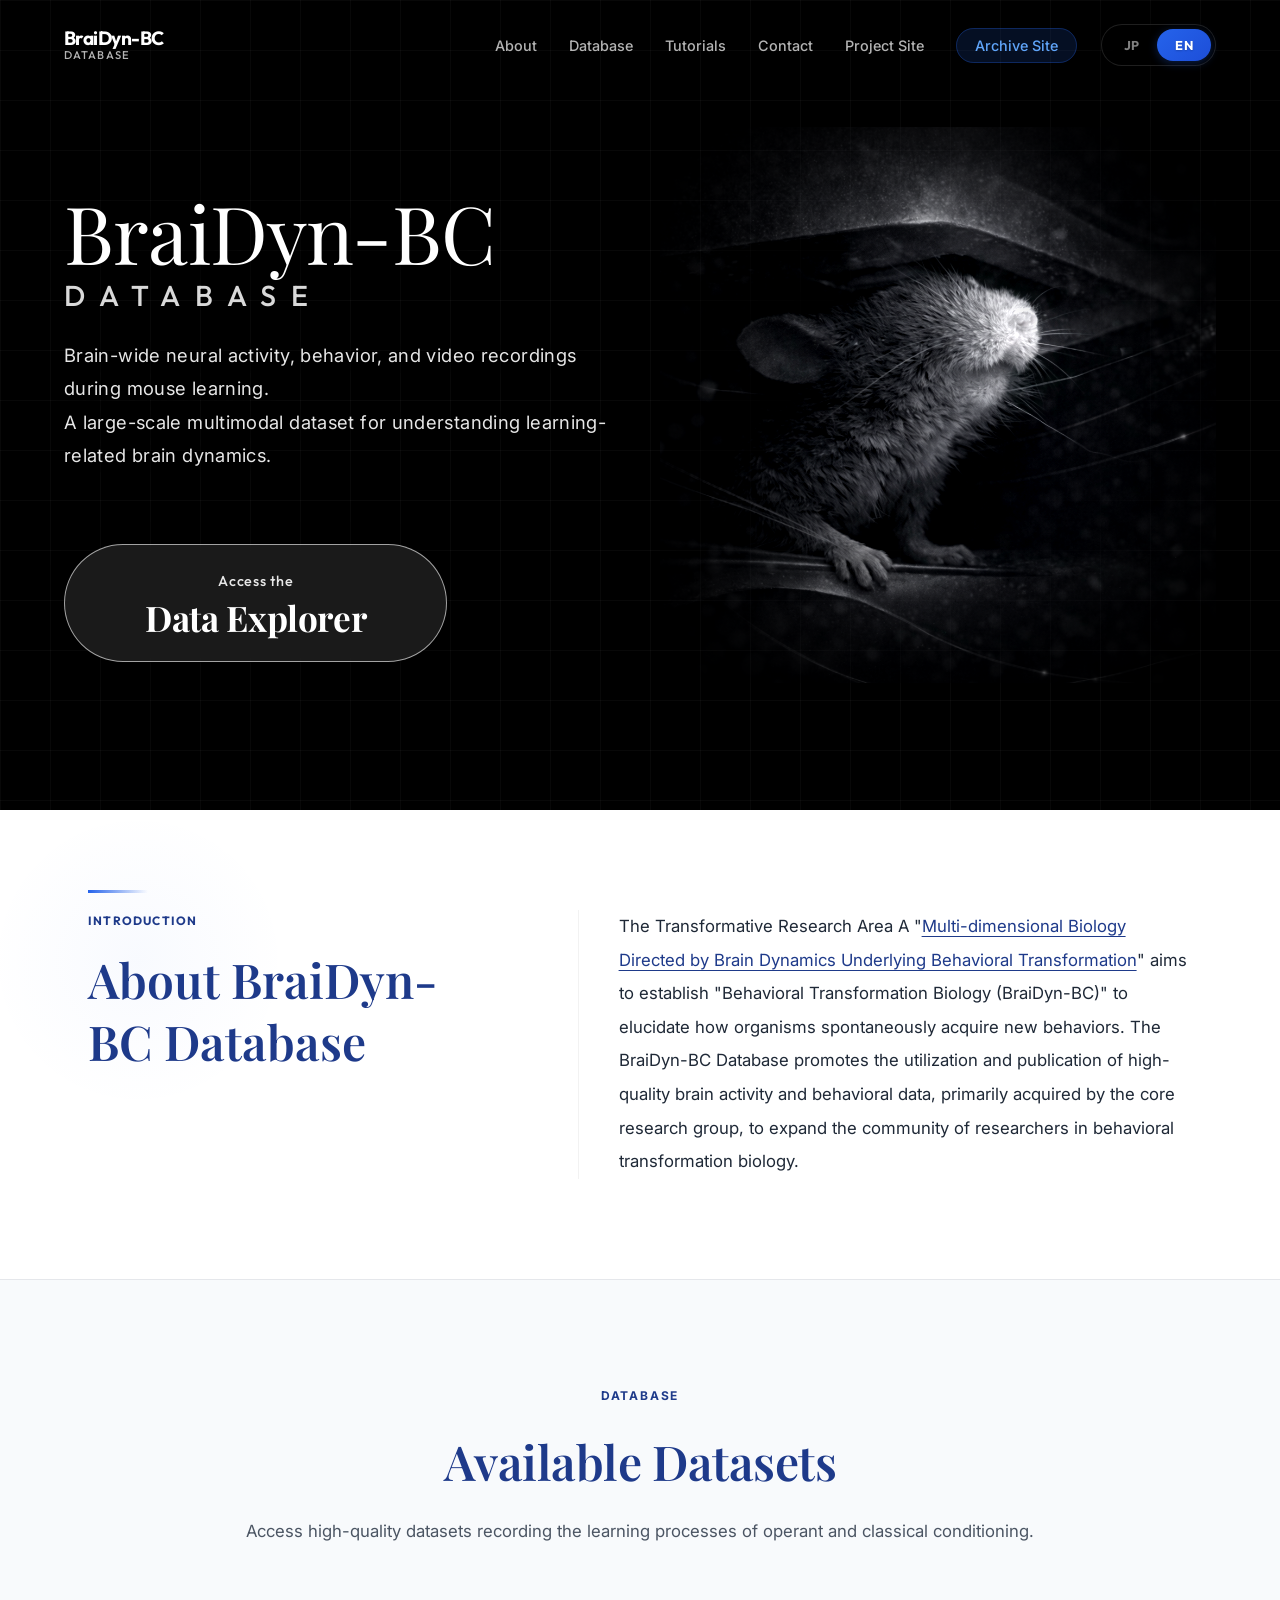
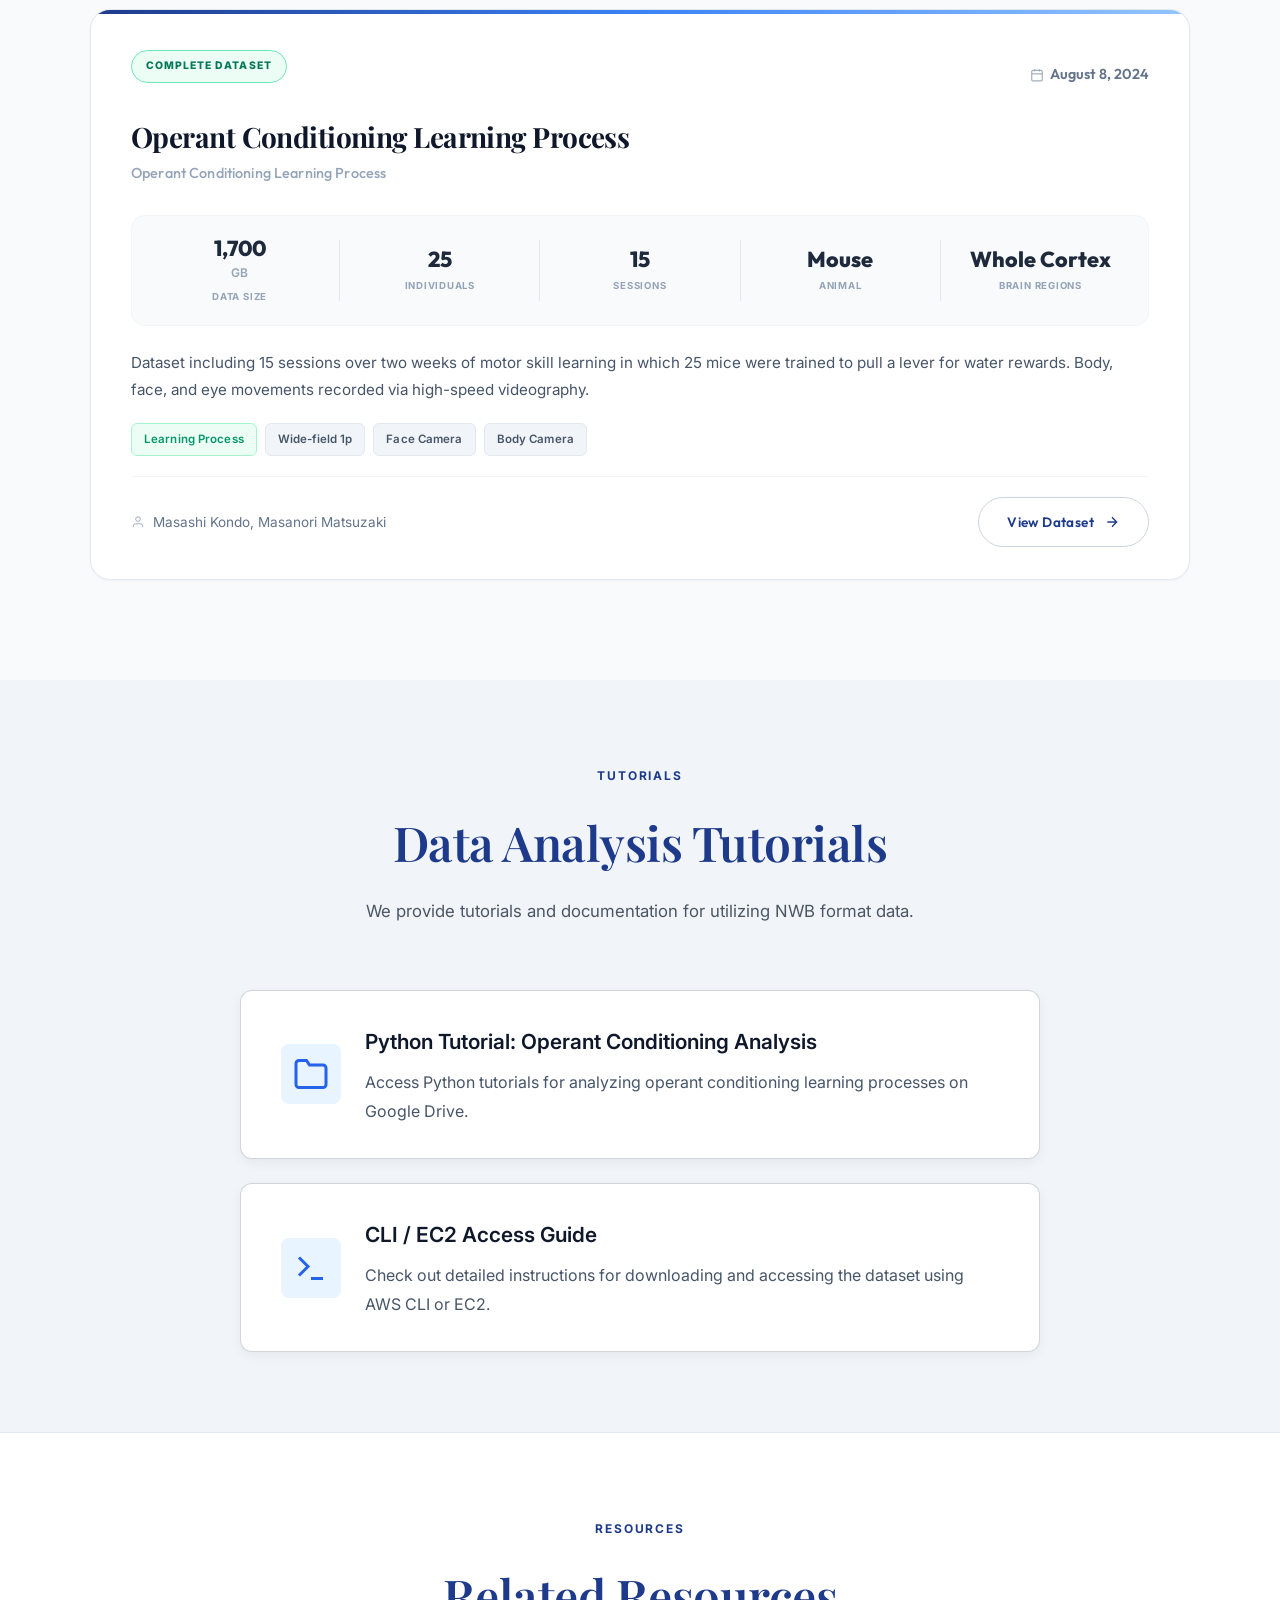
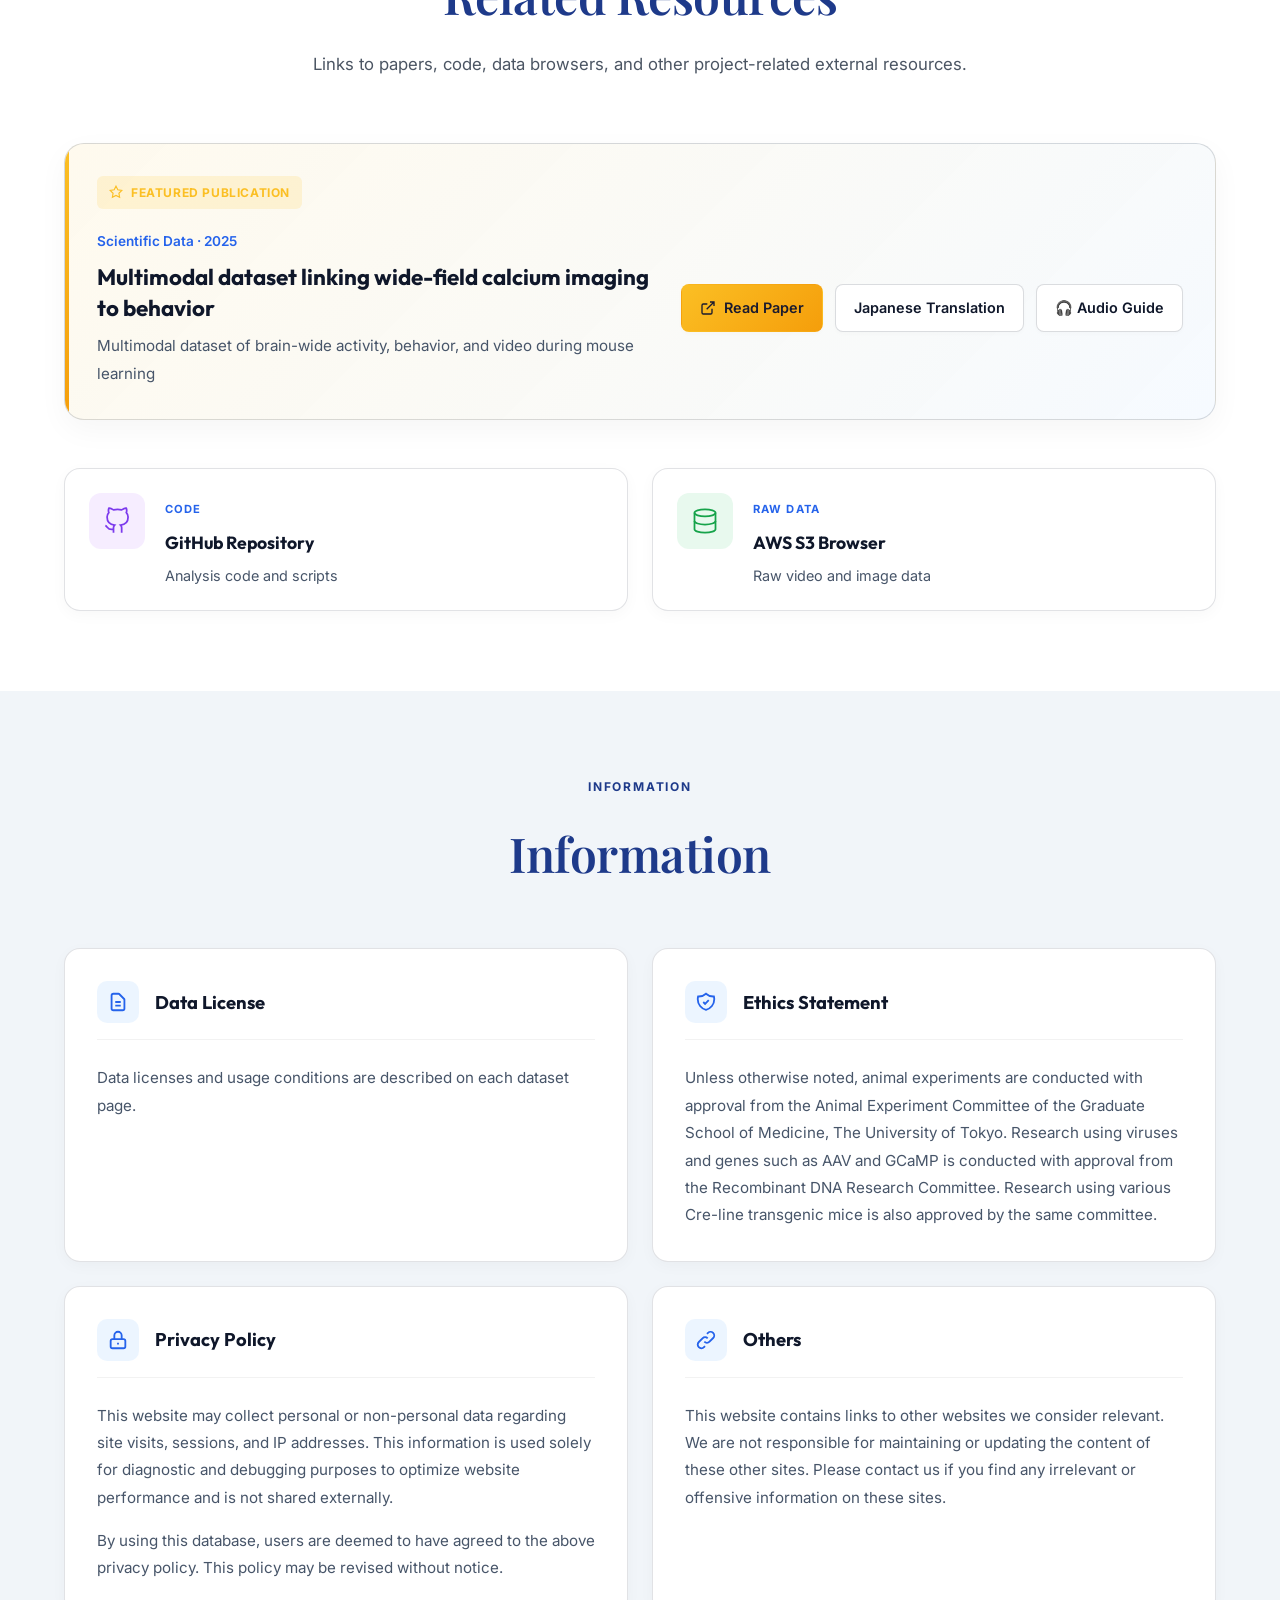
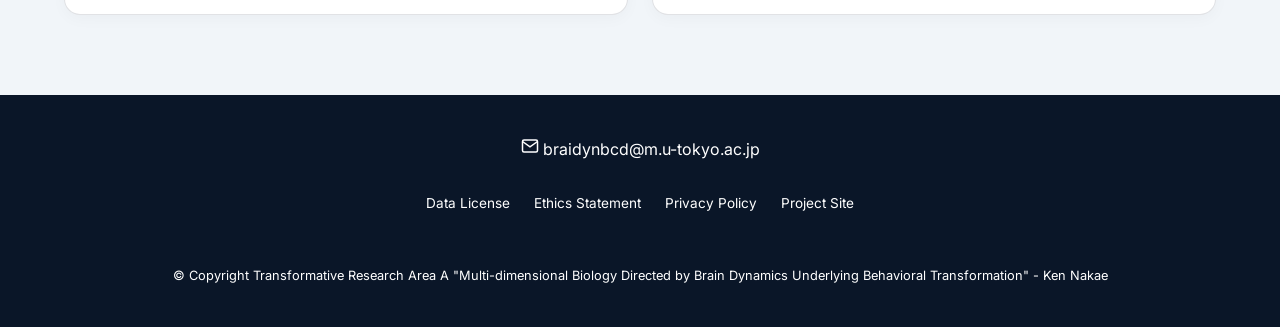
<file: index.html>
﻿<!DOCTYPE html>
<html lang="en">

<head>
    <meta charset="UTF-8">
    <meta name="viewport" content="width=device-width, initial-scale=1.0">
    <title>BraiDyn-BC Database</title>
    <meta name="description"
        content="Brain-wide neural activity, behavior, and video recorded during learning in mice. A large-scale multimodal dataset for studying learning-related brain dynamics.">

    <!-- Fonts -->
    <link rel="preconnect" href="https://fonts.googleapis.com">
    <link rel="preconnect" href="https://fonts.gstatic.com" crossorigin>
    <link
        href="https://fonts.googleapis.com/css2?family=Inter:wght@400;500;600;700&family=Noto+Sans+JP:wght@400;500;600;700&family=Noto+Serif+JP:wght@300;400;500;600;700&family=Outfit:wght@400;500;600;700&family=Playfair+Display:ital,wght@0,400;0,600;0,700;1,400&display=swap"
        rel="stylesheet">

    <!-- Styles -->
    <link rel="stylesheet" href="styles.css">

</head>

<body>
    <!-- Navigation -->
    <nav class="navbar" id="navbar">
        <div class="container">
            <a href="index.html" class="logo">

                <div class="logo-text">
                    <span class="logo-main">BraiDyn-BC</span>
                    <span class="logo-sub">Database</span>
                </div>
            </a>

            <ul class="nav-links">
                <li><a href="#about">About</a></li>
                <li><a href="#database">Database</a></li>
                <li><a href="#tutorials">Tutorials</a></li>
                <li><a href="#contact">Contact</a></li>
                <li><a href="https://braidyn-bc.jp/" target="_blank">Project Site</a></li>
                <li><a href="https://boatneck-weeder-7b7.notion.site/BraiDyn-BC-Database-1e972fb17ad1470b911aa108fb8c0713"
                        class="nav-cta" target="_blank" data-i18n="nav.archive">過去のサイト</a></li>
            </ul>

            <!-- Language Toggle -->
            <div class="lang-toggle" id="lang-toggle">
                <button class="lang-btn" data-lang="ja">JP</button>
                <button class="lang-btn active" data-lang="en">EN</button>
            </div>

            <div class="nav-toggle" id="nav-toggle">
                <span></span>
                <span></span>
                <span></span>
            </div>
        </div>
    </nav>

    <!-- Hero Section -->
    <section class="hero">
        <div class="hero-bg-visual"></div>
        <div class="hero-bg-overlay"></div>
        <div class="hero-mesh"></div>
        <div class="container hero-container">
            <div class="hero-split">
                <div class="hero-content">
                    <h1>
                        <span class="title-main">BraiDyn-BC</span>
                        <span class="title-sub">Database</span>
                    </h1>

                    <p class="hero-subtitle" data-i18n="hero.subtitle">
                        マウスの学習過程における脳全域活動・行動・映像の<span style="display: inline-block;">記録。</span><br>
                        学習に伴う脳ダイナミクスを解明するための、<br>大規模マルチモーダルデータセット。
                    </p>

                    <div class="hero-actions">
                        <a href="#database" class="btn btn-pill-premium">
                            <span class="btn-top-label" data-i18n="hero.btn_top">Access the</span>
                            <span class="btn-main-label">Data Explorer</span>
                        </a>
                    </div>
                </div>

                <div class="hero-image-v2">
                    <img src="images/hero_mouse_neural_v2-2.png" alt="Premium Mouse Visualization">
                </div>
            </div>
        </div>
    </section>


    <!-- About Section -->
    <section class="section about" id="about">
        <div class="container">
            <div class="about-simple-wrapper">
                <div class="about-simple-header">
                    <span class="section-label-simple">Introduction</span>
                    <h2 data-i18n="about.title">BraiDyn-BC Databaseについて</h2>
                </div>
                <div class="about-simple-text">
                    <p data-i18n="about.text1">
                        学術変革領域A「<a href="https://braidyn-bc.jp/"
                            target="_blank">行動変容を創発する脳ダイナミクスの解読と操作が開く多元生物学</a>」では、生体が新しい行動を自発的に行うようになる行動変容を解明する「行動変容生物学（BraiDyn-BC）」の創成を行います。BraiDyn-BC
                        Databaseでは、行動変容生物学に参画する研究者を増やすため、主に総括班により取得された高品質な脳活動と行動データの利活用の促進とデータ公開を行います。
                    </p>

                </div>
            </div>
        </div>
    </section>

    <!-- Database Section -->
    <section class="section database" id="database">
        <div class="container">
            <div class="section-header center">
                <div class="section-label">
                    <span>Database</span>
                </div>
                <h2 data-i18n="database.title">利用可能なデータセット</h2>
                <p data-i18n="database.desc">
                    オペラント条件づけと古典条件づけの学習過程を記録した、高品質なデータセットにアクセスできます。
                </p>

            </div>

            <div class="database-grid">
                <!-- Featured Dataset Card -->
                <a href="pages/operant-conditioning-process.html" class="featured-dataset-card">
                    <div class="featured-accent-bar"></div>
                    <div class="featured-content">
                        <div class="featured-top">
                            <div class="featured-badge-row">
                                <span class="complete-badge">Complete Dataset</span>
                                <span class="featured-date">
                                    <svg width="14" height="14" viewBox="0 0 24 24" fill="none" stroke="currentColor"
                                        stroke-width="2">
                                        <rect x="3" y="4" width="18" height="18" rx="2" ry="2" />
                                        <line x1="16" y1="2" x2="16" y2="6" />
                                        <line x1="8" y1="2" x2="8" y2="6" />
                                        <line x1="3" y1="10" x2="21" y2="10" />
                                    </svg>
                                    August 8, 2024
                                </span>
                            </div>
                            <h3 class="featured-title" data-i18n="card1.title">オペラント条件づけの学習過程</h3>
                            <p class="featured-subtitle">Operant Conditioning Learning Process</p>
                        </div>

                        <!-- Stats Row -->
                        <div class="featured-stats-row">
                            <div class="fstat-item">
                                <span class="fstat-number">1,700</span>
                                <span class="fstat-unit">GB</span>
                                <span class="fstat-name">Data Size</span>
                            </div>
                            <div class="fstat-divider"></div>
                            <div class="fstat-item">
                                <span class="fstat-number">25</span>
                                <span class="fstat-unit"></span>
                                <span class="fstat-name">Individuals</span>
                            </div>
                            <div class="fstat-divider"></div>
                            <div class="fstat-item">
                                <span class="fstat-number">15</span>
                                <span class="fstat-unit"></span>
                                <span class="fstat-name">Sessions</span>
                            </div>
                            <div class="fstat-divider"></div>
                            <div class="fstat-item">
                                <span class="fstat-number">Mouse</span>
                                <span class="fstat-unit"></span>
                                <span class="fstat-name">Animal</span>
                            </div>
                            <div class="fstat-divider"></div>
                            <div class="fstat-item">
                                <span class="fstat-number">Whole Cortex</span>
                                <span class="fstat-unit"></span>
                                <span class="fstat-name">Brain Regions</span>
                            </div>
                        </div>

                        <p class="featured-desc" data-i18n="card1.desc">
                            25匹のマウスがレバーを引いて水の報酬を得るよう訓練された、2週間にわたる運動技能学習15セッションを含むデータセット。高速ビデオ撮影により体、顔、目の動きを記録。
                        </p>

                        <div class="featured-bottom">
                            <div class="featured-tags">
                                <span class="ftag ftag-green">Learning Process</span>
                                <span class="ftag">Wide-field 1p</span>
                                <span class="ftag">Face Camera</span>
                                <span class="ftag">Body Camera</span>
                            </div>
                            <div class="featured-footer">
                                <div class="featured-authors">
                                    <svg width="14" height="14" viewBox="0 0 24 24" fill="none" stroke="currentColor"
                                        stroke-width="1.5">
                                        <path d="M20 21v-2a4 4 0 0 0-4-4H8a4 4 0 0 0-4 4v2" />
                                        <circle cx="12" cy="7" r="4" />
                                    </svg>
                                    <span>Masashi Kondo, Masanori Matsuzaki</span>
                                </div>
                                <div class="featured-cta">
                                    <span>View Dataset</span>
                                    <svg width="16" height="16" viewBox="0 0 24 24" fill="none" stroke="currentColor"
                                        stroke-width="2">
                                        <path d="M5 12h14M12 5l7 7-7 7" />
                                    </svg>
                                </div>
                            </div>
                        </div>
                    </div>
                </a>

                <!-- Data Card 2 -->
                <a href="pages/classical-conditioning-complete.html" class="data-card"
                    style="display: none !important;">
                    <div class="data-card-header">
                        <span class="complete-badge">Complete</span>
                        <h3 data-i18n="card2.title">古典条件づけの学習過程</h3>
                        <p>Classical Conditioning Learning Process</p>
                    </div>
                    <div class="data-card-body">
                        <p style="margin-bottom: var(--space-md); font-size: 0.9rem;" data-i18n="card2.desc">
                            音弁別（6kHz vs 10kHz）と水報酬を用いた古典条件づけの完全な縦断的データセット。
                        </p>
                        <div class="data-meta">
                            <div class="meta-item">
                                <span class="meta-label">Data Size</span>
                                <span class="meta-value">612 GB</span>
                            </div>
                            <div class="meta-item">
                                <span class="meta-label">Individuals</span>
                                <span class="meta-value">2</span>
                            </div>
                            <div class="meta-item">
                                <span class="meta-label">Sessions</span>
                                <span class="meta-value">34</span>
                            </div>
                            <div class="meta-item">
                                <span class="meta-label">Animal</span>
                                <span class="meta-value">Mouse</span>
                            </div>
                        </div>
                    </div>
                    <div class="data-card-footer">
                        <div class="data-tags">
                            <span class="tag">Wide-field 1p</span>
                            <span class="tag">Face Camera</span>
                        </div>
                        <div class="data-card-action" aria-label="View details">
                            <svg width="16" height="16" viewBox="0 0 24 24" fill="none" stroke="currentColor"
                                stroke-width="2">
                                <path d="M5 12h14M12 5l7 7-7 7" />
                            </svg>
                        </div>
                    </div>
                </a>

                <!-- Data Card 3 -->
                <a href="pages/classical-conditioning-sample.html" class="data-card" style="display: none !important;">
                    <div class="data-card-header">
                        <span class="sample-badge">Sample</span>
                        <h3 data-i18n="card3.title">古典条件づけの学習過程</h3>
                        <p>Classical Conditioning Sample</p>
                    </div>
                    <div class="data-card-body">
                        <p style="margin-bottom: var(--space-md); font-size: 0.9rem;" data-i18n="card3.desc">
                            古典条件づけ実験のサンプルデータセット。データ構造の確認やパイプライン開発に最適です。
                        </p>
                        <div class="data-meta">
                            <div class="meta-item">
                                <span class="meta-label">Data Size</span>
                                <span class="meta-value">18 GB</span>
                            </div>
                            <div class="meta-item">
                                <span class="meta-label">Individuals</span>
                                <span class="meta-value">1</span>
                            </div>
                            <div class="meta-item">
                                <span class="meta-label">Sessions</span>
                                <span class="meta-value">1</span>
                            </div>
                            <div class="meta-item">
                                <span class="meta-label">Animal</span>
                                <span class="meta-value">Mouse</span>
                            </div>
                        </div>
                    </div>
                    <div class="data-card-footer">
                        <div class="data-tags">
                            <span class="tag">Wide-field 1p</span>
                            <span class="tag">Body Camera</span>
                        </div>
                        <div class="data-card-action" aria-label="View details">
                            <svg width="16" height="16" viewBox="0 0 24 24" fill="none" stroke="currentColor"
                                stroke-width="2">
                                <path d="M5 12h14M12 5l7 7-7 7" />
                            </svg>
                        </div>
                    </div>
                </a>

                <!-- Data Card 4 -->
                <a href="pages/motor-learning-sample.html" class="data-card" style="display: none !important;">
                    <div class="data-card-header">
                        <span class="sample-badge">Sample</span>
                        <h3 data-i18n="card4.title">レバー引き運動の学習</h3>
                        <p>Motor Learning Sample</p>
                    </div>
                    <div class="data-card-body">
                        <p style="margin-bottom: var(--space-md); font-size: 0.9rem;" data-i18n="card4.desc">
                            運動課題（レバー引き）における広域1光子およびM1の2光子イメージングのサンプルデータ。
                        </p>
                        <div class="data-meta">
                            <div class="meta-item">
                                <span class="meta-label">Data Size</span>
                                <span class="meta-value">Sample</span>
                            </div>
                            <div class="meta-item">
                                <span class="meta-label">Individuals</span>
                                <span class="meta-value">1</span>
                            </div>
                            <div class="meta-item">
                                <span class="meta-label">Sessions</span>
                                <span class="meta-value">1 (1p/2p)</span>
                            </div>
                            <div class="meta-item">
                                <span class="meta-label">Animal</span>
                                <span class="meta-value">Mouse</span>
                            </div>
                        </div>
                    </div>
                    <div class="data-card-footer">
                        <div class="data-tags">
                            <span class="tag">Wide-field 1p</span>
                            <span class="tag">2-Photon</span>
                        </div>
                        <div class="data-card-action" aria-label="View details">
                            <svg width="16" height="16" viewBox="0 0 24 24" fill="none" stroke="currentColor"
                                stroke-width="2">
                                <path d="M5 12h14M12 5l7 7-7 7" />
                            </svg>
                        </div>
                    </div>
                </a>
            </div>
        </div>
    </section>

    <!-- Tutorials Section -->
    <section class="section tutorials" id="tutorials">
        <div class="container">
            <div class="section-header center">
                <div class="section-label">
                    <span>Tutorials</span>
                </div>
                <h2 data-i18n="tutorials.title">データ解析チュートリアル</h2>
                <p data-i18n="tutorials.desc">
                    NWB形式のデータを活用するためのチュートリアルとドキュメントを提供しています。
                </p>
            </div>

            <div class="tutorial-content" style="display: flex; justify-content: center; align-items: center;">
                <div class="tutorial-list" style="max-width: 800px; width: 100%; display: flex; flex-direction: column; gap: 1.5rem;">
                    <a href="https://drive.google.com/drive/folders/1f5MBwx0tfmJQgbwJ24MVGnka4QZQzfJI"
                        class="tutorial-item" target="_blank"
                        style="padding: 2rem 2.5rem; display: flex; align-items: center; gap: 1.5rem;">
                        <div class="tutorial-icon"
                            style="width: 60px; height: 60px; min-width: 60px; display: flex; align-items: center; justify-content: center;">
                            <svg viewBox="0 0 24 24" fill="none" stroke="currentColor" stroke-width="2"
                                style="width: 36px; height: 36px;">
                                <path d="M22 19a2 2 0 0 1-2 2H4a2 2 0 0 1-2-2V5a2 2 0 0 1 2-2h5l2 3h9a2 2 0 0 1 2 2z" />
                            </svg>
                        </div>
                        <div class="tutorial-info">
                            <h4 data-i18n="tutorial2.title" style="font-size: 1.3rem; margin-bottom: 0.5rem;">Python
                                Tutorial: オペラント条件づけ学習過程の解析</h4>
                            <p data-i18n="tutorial2.desc" style="font-size: 1rem;">Google
                                Driveからオペラント条件づけの学習過程に関するPythonチュートリアル一覧にアクセスできます。</p>
                        </div>
                    </a>
                    <a href="pages/aws-cli-guide.html"
                        class="tutorial-item"
                        style="padding: 2rem 2.5rem; display: flex; align-items: center; gap: 1.5rem;">
                        <div class="tutorial-icon"
                            style="width: 60px; height: 60px; min-width: 60px; display: flex; align-items: center; justify-content: center;">
                            <svg viewBox="0 0 24 24" fill="none" stroke="currentColor" stroke-width="2"
                                style="width: 36px; height: 36px;">
                                <polyline points="4 17 10 11 4 5" />
                                <line x1="12" y1="19" x2="20" y2="19" />
                            </svg>
                        </div>
                        <div class="tutorial-info">
                            <h4 data-i18n="tutorial3.title" style="font-size: 1.3rem; margin-bottom: 0.5rem;">CLI / EC2 Access Guide</h4>
                            <p data-i18n="tutorial3.desc" style="font-size: 1rem;">AWS CLIやEC2を用いてデータセットをダウンロード・アクセスするための詳細な手順を確認できます。</p>
                        </div>
                    </a>
                </div>
            </div>
        </div>
    </section>

    <!-- Resources Section -->
    <section class="section resources" id="resources">
        <div class="container">
            <div class="section-header center">
                <div class="section-label">
                    <span>Resources</span>
                </div>
                <h2 data-i18n="resources.title">関連リソース</h2>
                <p data-i18n="resources.desc">
                    論文、コード、データブラウザなど、プロジェクトに関連する外部リソースへのリンク集。
                </p>
            </div>

            <!-- Featured Publication -->
            <div class="featured-publication">
                <div class="featured-pub-badge">
                    <svg width="16" height="16" viewBox="0 0 24 24" fill="none" stroke="currentColor" stroke-width="2">
                        <path
                            d="M12 2l3.09 6.26L22 9.27l-5 4.87 1.18 6.88L12 17.77l-6.18 3.25L7 14.14 2 9.27l6.91-1.01L12 2z" />
                    </svg>
                    Featured Publication
                </div>
                <div class="featured-pub-content">
                    <div class="featured-pub-info">
                        <span class="featured-pub-journal">Scientific Data · 2025</span>
                        <h3>Multimodal dataset linking wide-field calcium imaging to behavior</h3>
                        <p data-i18n="resource.paper_desc">マウス学習過程における脳全域活動・行動・映像のマルチモーダルデータセット</p>
                    </div>
                    <div class="featured-pub-actions">
                        <a href="https://www.nature.com/articles/s41597-025-05482-y" target="_blank"
                            class="featured-pub-btn primary">
                            <svg viewBox="0 0 24 24" fill="none" stroke="currentColor" stroke-width="2">
                                <path d="M18 13v6a2 2 0 01-2 2H5a2 2 0 01-2-2V8a2 2 0 012-2h6M15 3h6v6M10 14L21 3" />
                            </svg>
                            <span data-i18n="resource.paper_btn">論文を読む</span>
                        </a>
                        <a href="https://www.dropbox.com/scl/fi/pupnq61g16bq5wdza3cwp/s41597-025-05482-y-1-ja.pdf?rlkey=hv69auydi9mu0ig1dhd3ionia&dl=0"
                            target="_blank" class="featured-pub-btn" data-i18n="resource.paper_ja">
                            日本語訳
                        </a>
                        <a href="https://notebooklm.google.com/notebook/2edaf703-dc92-4f2b-a945-4e3a115719f8?pli=1"
                            target="_blank" class="featured-pub-btn" data-i18n="resource.paper_audio">
                            🎧 音声解説
                        </a>
                    </div>
                </div>
            </div>

            <div class="resources-grid">
                <!-- GitHub -->
                <a href="https://github.com/BraiDyn-BC" target="_blank" class="resource-item">
                    <div class="resource-icon code">
                        <svg viewBox="0 0 24 24" fill="none" stroke="currentColor" stroke-width="1.5">
                            <path
                                d="M9 19c-5 1.5-5-2.5-7-3m14 6v-3.87a3.37 3.37 0 0 0-.94-2.61c3.14-.35 6.44-1.54 6.44-7A5.44 5.44 0 0 0 20 4.77 5.07 5.07 0 0 0 19.91 1S18.73.65 16 2.48a13.38 13.38 0 0 0-7 0C6.27.65 5.09 1 5.09 1A5.07 5.07 0 0 0 5 4.77a5.44 5.44 0 0 0-1.5 3.78c0 5.42 3.3 6.61 6.44 7A3.37 3.37 0 0 0 9 18.13V22" />
                        </svg>
                    </div>
                    <div class="resource-details">
                        <span class="resource-category">Code</span>
                        <h4>GitHub Repository</h4>
                        <p data-i18n="resource.github_desc">解析コードとスクリプト一式</p>
                    </div>
                </a>

                <!-- AWS Browser (Raw) -->
                <a href="https://braidyn-bc-buckets.s3.amazonaws.com/index.html" target="_blank" class="resource-item">
                    <div class="resource-icon data">
                        <svg viewBox="0 0 24 24" fill="none" stroke="currentColor" stroke-width="1.5">
                            <ellipse cx="12" cy="5" rx="9" ry="3" />
                            <path d="M21 12c0 1.66-4 3-9 3s-9-1.34-9-3" />
                            <path d="M3 5v14c0 1.66 4 3 9 3s9-1.34 9-3V5" />
                        </svg>
                    </div>
                    <div class="resource-details">
                        <span class="resource-category">Raw Data</span>
                        <h4 data-i18n="resource.aws">AWS S3 ブラウザ</h4>
                        <p data-i18n="resource.aws_desc">生の動画・画像データ一式</p>
                    </div>
                </a>


            </div>
        </div>
    </section>

    <!-- Information Section -->
    <section class="section info" id="info">
        <div class="container">
            <div class="section-header center">
                <div class="section-label">
                    <span>Information</span>
                </div>
                <h2 data-i18n="info.title">各種情報</h2>
            </div>

            <div class="info-grid">


                <!-- Data License -->
                <div class="info-card" id="license">
                    <div class="info-card-header">
                        <div class="info-icon">
                            <svg viewBox="0 0 24 24" fill="none" stroke="currentColor" stroke-width="2">
                                <path
                                    d="M9 12h6m-6 4h6m2 5H7a2 2 0 01-2-2V5a2 2 0 012-2h5.586a1 1 0 01.707.293l5.414 5.414a1 1 0 01.293.707V19a2 2 0 01-2 2z" />
                            </svg>
                        </div>
                        <h3>Data License</h3>
                    </div>
                    <p data-i18n="license.desc">データのライセンスと利用条件については各々のページに記載しております。</p>
                </div>

                <!-- Ethics Statement -->
                <div class="info-card" id="ethics">
                    <div class="info-card-header">
                        <div class="info-icon">
                            <svg viewBox="0 0 24 24" fill="none" stroke="currentColor" stroke-width="2">
                                <path
                                    d="M9 12l2 2 4-4m5.618-4.016A11.955 11.955 0 0112 2.944a11.955 11.955 0 01-8.618 3.04A12.02 12.02 0 003 9c0 5.591 3.824 10.29 9 11.622 5.176-1.332 9-6.03 9-11.622 0-1.042-.133-2.052-.382-3.016z" />
                            </svg>
                        </div>
                        <h3>Ethics Statement</h3>
                    </div>
                    <p data-i18n="ethics.desc">
                        特別の記載のない限り、動物実験は東京大学大学院医学系研究科動物実験委員会による承認を受けて行われています。AAV、GCaMP等のウイルスや遺伝子を用いる研究では、東京大学大学院医学系研究科遺伝子組換え生物等委員会の承認を得て行われています。各種Cre系統の遺伝子組換えマウスを用いる研究では、東京大学大学院医学系研究科遺伝子組換え生物等委員会の承認を得て行われています。
                    </p>
                </div>

                <!-- Privacy Policy -->
                <div class="info-card" id="privacy">
                    <div class="info-card-header">
                        <div class="info-icon">
                            <svg viewBox="0 0 24 24" fill="none" stroke="currentColor" stroke-width="2">
                                <path
                                    d="M12 15v2m-6 4h12a2 2 0 002-2v-6a2 2 0 00-2-2H6a2 2 0 00-2 2v6a2 2 0 002 2zm10-10V7a4 4 0 00-8 0v4h8z" />
                            </svg>
                        </div>
                        <h3>Privacy Policy</h3>
                    </div>
                    <p data-i18n="privacy.desc1">
                        このウェブサイトは、サイト訪問、セッション、IPアドレスに関する個人的または非個人的なデータを収集することもあります。これらの情報は、ウェブサイトのパフォーマンスを最適化するための診断やデバッグの目的にのみ使用され、外部で共有されることはありません。
                    </p>
                    <p data-i18n="privacy.desc2">
                        このデータベースを利用することにより、ご利用者は上記のプライバシーポリシーに同意したものとみなされます。なお、本ポリシーは予告なく改訂されることがあります。</p>
                </div>

                <!-- Others -->
                <div class="info-card" id="others">
                    <div class="info-card-header">
                        <div class="info-icon">
                            <svg viewBox="0 0 24 24" fill="none" stroke="currentColor" stroke-width="2">
                                <path
                                    d="M13.828 10.172a4 4 0 00-5.656 0l-4 4a4 4 0 105.656 5.656l1.102-1.101m-.758-4.899a4 4 0 005.656 0l4-4a4 4 0 00-5.656-5.656l-1.1 1.1" />
                            </svg>
                        </div>
                        <h3>Others</h3>
                    </div>
                    <p data-i18n="others.desc">
                        このウェブサイトには、私たちが関連性があると考える他のウェブサイトへのリンクが含まれています。これらの他のサイトのコンテンツを維持または更新する責任を負うものではありません。これらのサイトの中に、無関係な情報や不快な情報が含まれていることが判明した場合はご連絡ください。
                    </p>
                </div>
            </div>
        </div>
    </section>

    <!-- Footer -->
    <footer class="footer" id="contact">
        <div class="container">
            <div class="footer-content">
                <div class="footer-contact">
                    <a href="mailto:braidynbcd@m.u-tokyo.ac.jp" class="footer-email">
                        <svg width="18" height="18" viewBox="0 0 24 24" fill="none" stroke="currentColor"
                            stroke-width="2">
                            <path d="M4 4h16c1.1 0 2 .9 2 2v12c0 1.1-.9 2-2 2H4c-1.1 0-2-.9-2-2V6c0-1.1.9-2 2-2z" />
                            <polyline points="22,6 12,13 2,6" />
                        </svg>
                        braidynbcd@m.u-tokyo.ac.jp
                    </a>
                </div>
                <ul class="footer-links">
                    <li><a href="#license">Data License</a></li>
                    <li><a href="#ethics">Ethics Statement</a></li>
                    <li><a href="#privacy">Privacy Policy</a></li>
                    <li><a href="https://braidyn-bc.jp/" target="_blank">Project Site</a></li>
                </ul>
                <p class="copyright" data-i18n="footer.copyright">
                    © Copyright 学術変革領域A「行動変容を創発する脳ダイナミクスの解読と操作が開く多元生物学」総括班 分担者 中江 健
                </p>
            </div>
        </div>
    </footer>

    <!-- JavaScript -->
    <script src="i18n.js"></script>
    <script>
        // Navbar scroll effect
        const navbar = document.getElementById('navbar');
        window.addEventListener('scroll', () => {
            if (window.scrollY > 50) {
                navbar.classList.add('scrolled');
            } else {
                navbar.classList.remove('scrolled');
            }
        });

        // Smooth scroll for anchor links
        document.querySelectorAll('a[href^="#"]').forEach(anchor => {
            anchor.addEventListener('click', function (e) {
                e.preventDefault();
                const target = document.querySelector(this.getAttribute('href'));
                if (target) {
                    target.scrollIntoView({
                        behavior: 'smooth',
                        block: 'start'
                    });
                }
            });
        });

                // Mobile menu toggle
        const navToggle = document.getElementById('nav-toggle');
        const navLinks = document.querySelector('.nav-links');
        if (navToggle && navLinks) {
            const openMenu = () => {
                navLinks.classList.add('active');
                navToggle.classList.add('active');
                navToggle.setAttribute('aria-expanded', 'true');
                document.body.style.overflow = 'hidden';
                if (navbar) navbar.classList.add('menu-open');
            };
            const closeMenu = () => {
                navLinks.classList.remove('active');
                navToggle.classList.remove('active');
                navToggle.setAttribute('aria-expanded', 'false');
                document.body.style.overflow = '';
                if (navbar) navbar.classList.remove('menu-open');
            };

            navToggle.addEventListener('click', (e) => {
                e.stopPropagation();
                if (navLinks.classList.contains('active')) {
                    closeMenu();
                } else {
                    openMenu();
                }
            });

            // Close menu when clicking a link inside nav
            navLinks.querySelectorAll('a').forEach(link => {
                link.addEventListener('click', (e) => {
                    const href = link.getAttribute('href');
                    if (href && href.startsWith('#')) {
                        e.preventDefault();
                        e.stopImmediatePropagation();
                        closeMenu();
                        setTimeout(() => {
                            const target = document.querySelector(href);
                            if (target) {
                                target.scrollIntoView({ behavior: 'smooth', block: 'start' });
                            }
                        }, 10);
                    } else {
                        closeMenu();
                    }
                });
            });
        }

        // Scroll Reveal Animation Observer
        const revealCallback = (entries, observer) => {
            entries.forEach(entry => {
                if (entry.isIntersecting) {
                    entry.target.classList.add('reveal');
                }
            });
        };

        const revealObserver = new IntersectionObserver(revealCallback, {
            threshold: 0.1
        });

        document.querySelectorAll('.section, .updates').forEach(section => {
            revealObserver.observe(section);
        });
    </script>
    <script src="i18n.js"></script>
</body>

</html>
</file>
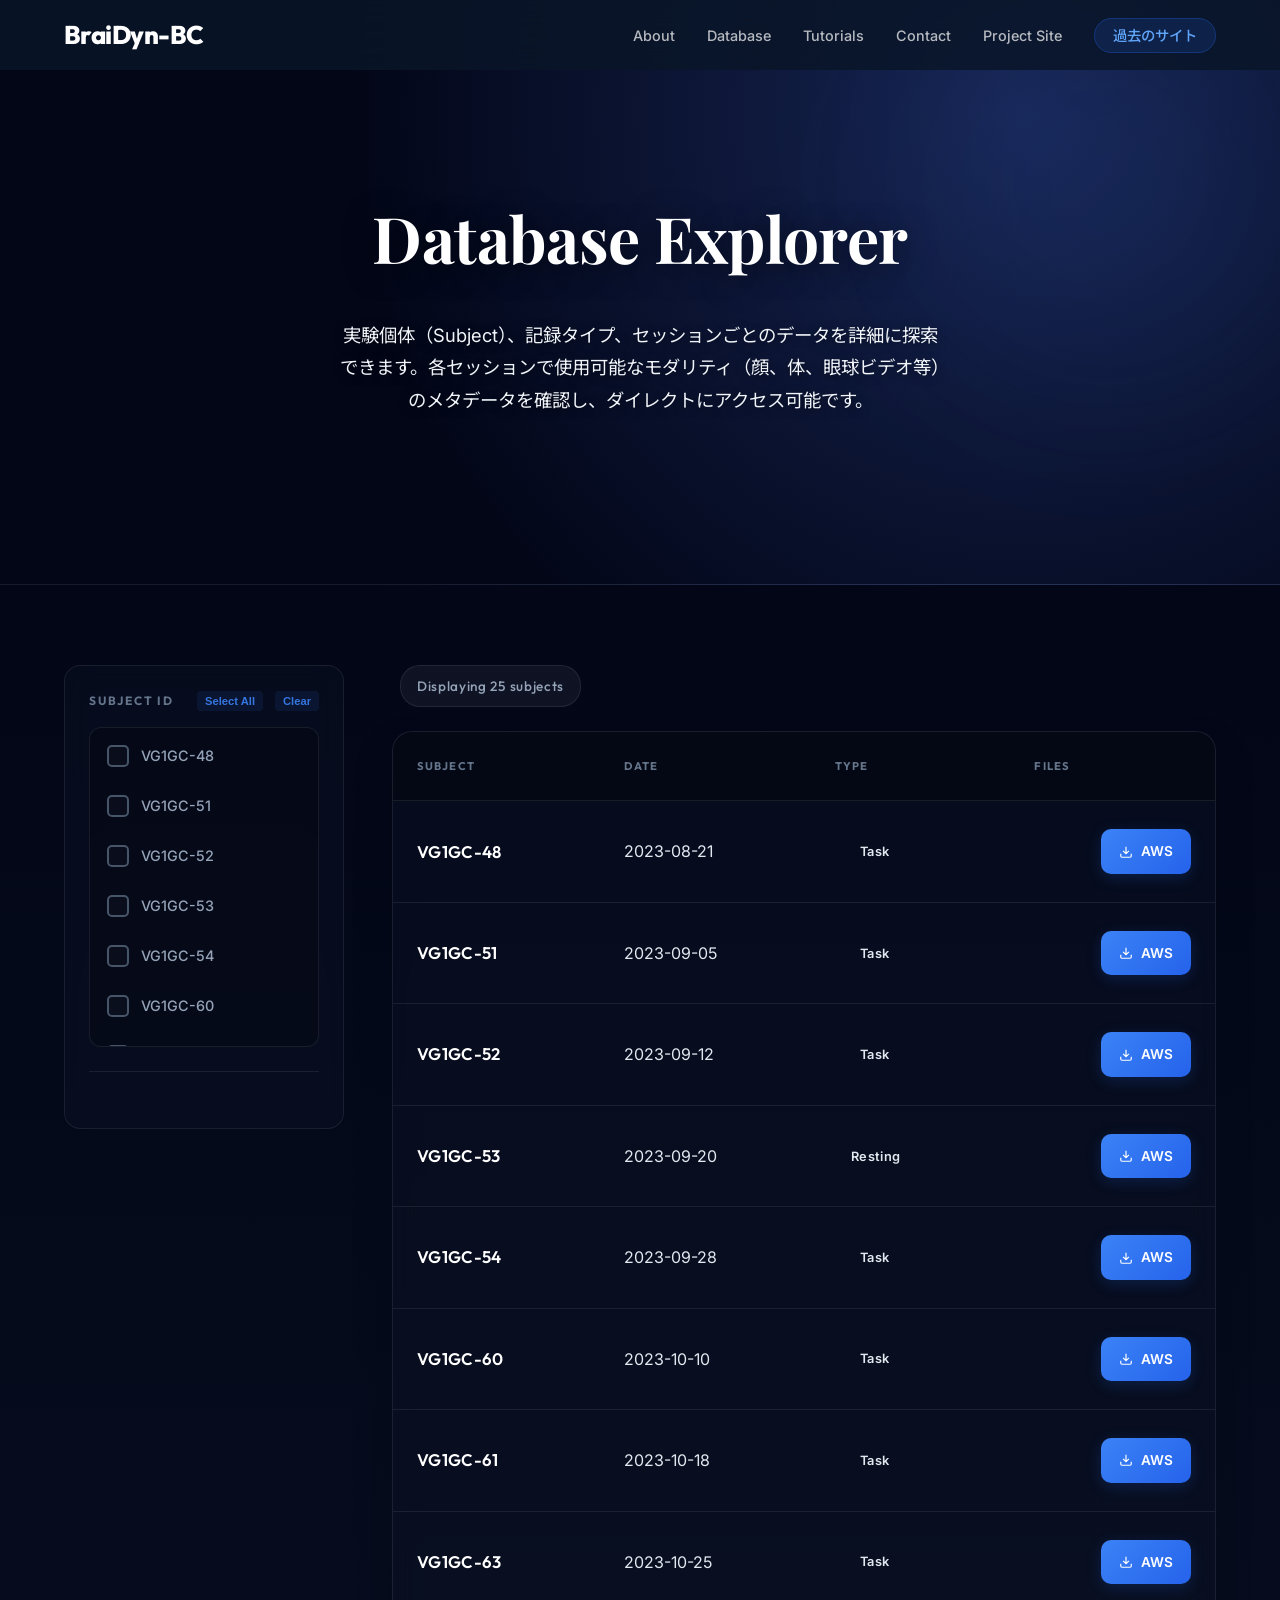
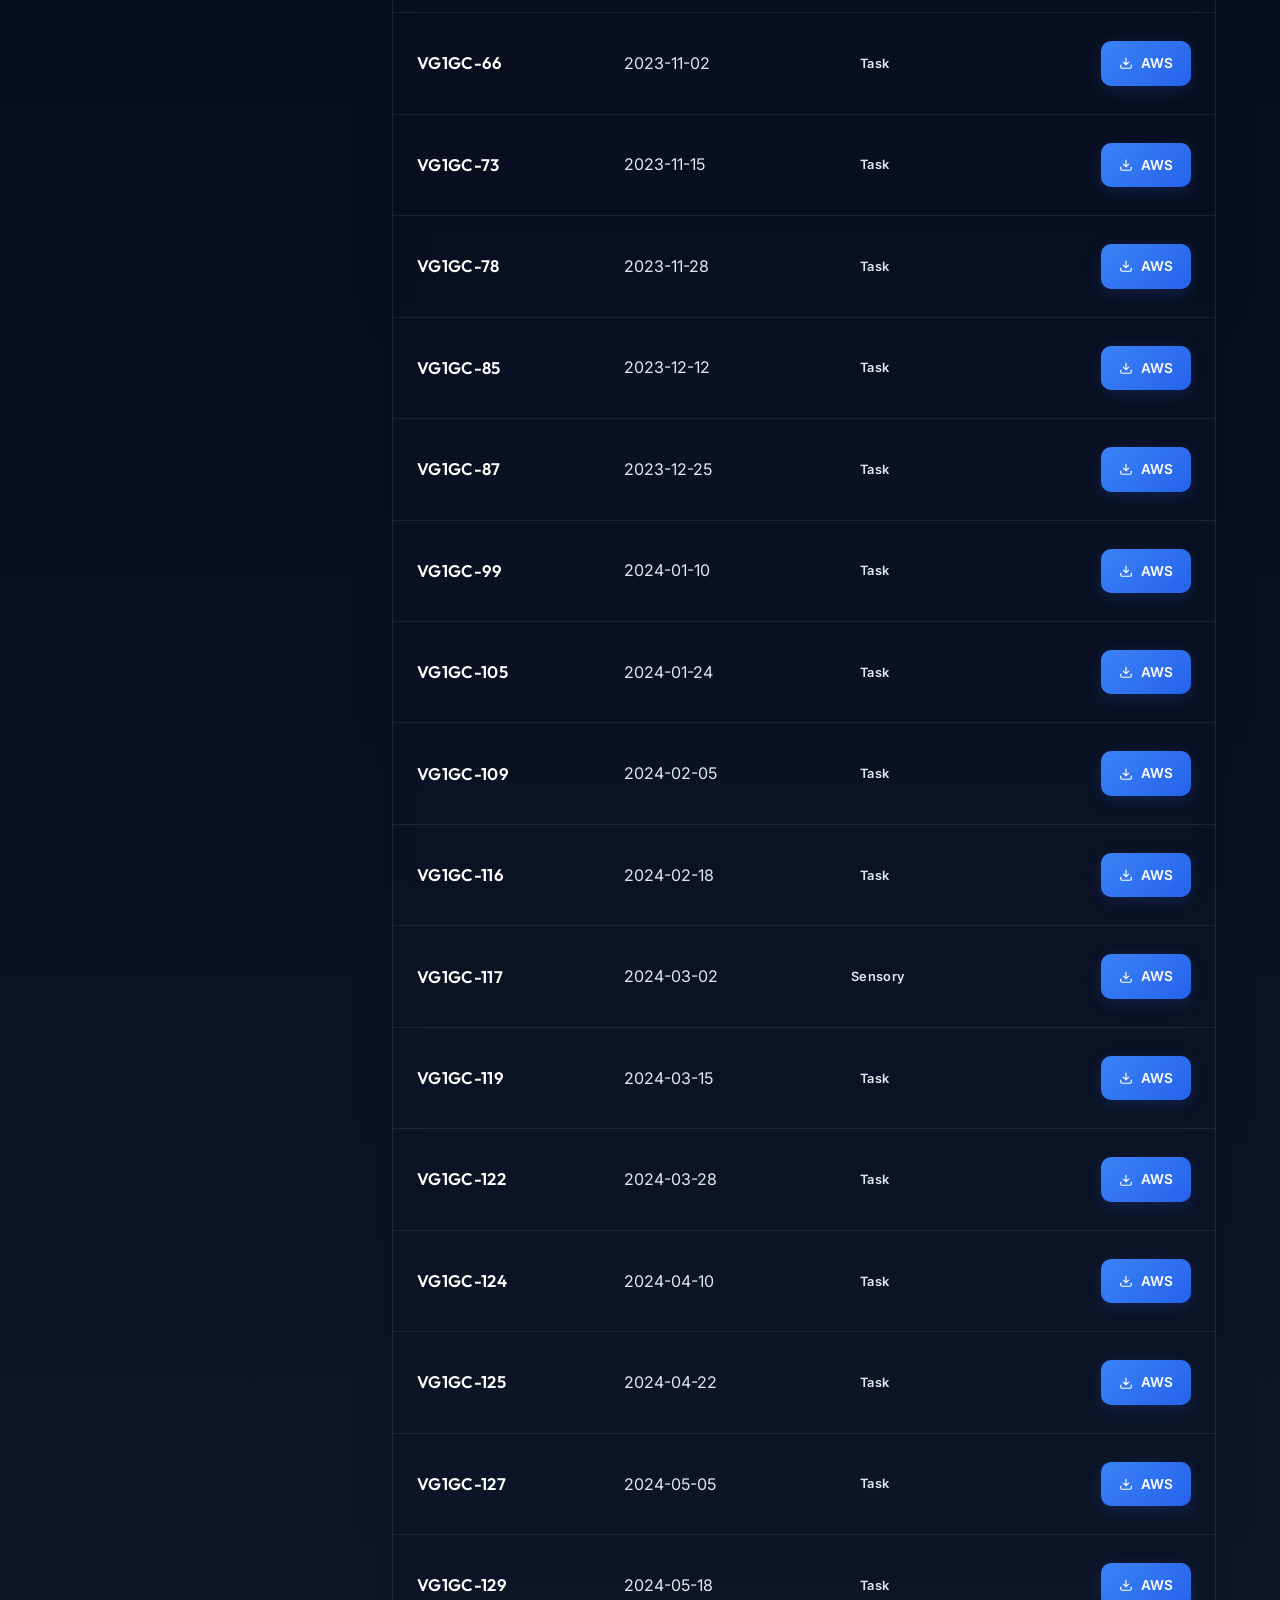
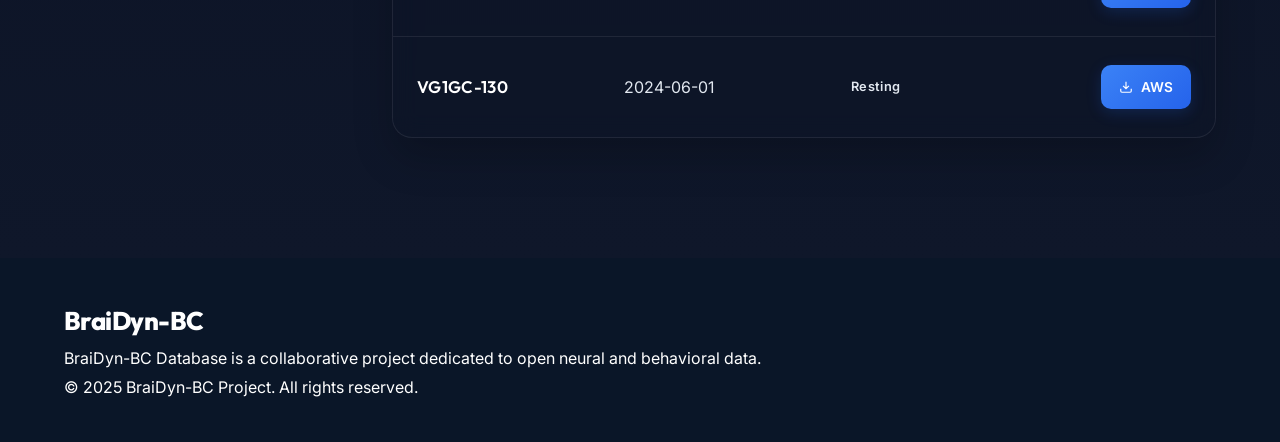
<file: database.html>
<!DOCTYPE html>
<html lang="ja">

<head>
    <meta charset="UTF-8">
    <meta name="viewport" content="width=device-width, initial-scale=1.0">
    <title>Database Explorer | BraiDyn-BC Database</title>
    <meta name="description"
        content="Explore brain-wide neural activity and behavioral datasets from the BraiDyn-BC project. Search and filter by subject, session type, and data modality.">

    <!-- Fonts -->
    <link rel="preconnect" href="https://fonts.googleapis.com">
    <link rel="preconnect" href="https://fonts.gstatic.com" crossorigin>
    <link
        href="https://fonts.googleapis.com/css2?family=Inter:wght@400;500;600;700&family=Noto+Sans+JP:wght@400;500;600;700&family=Outfit:wght@400;500;600;700&family=Playfair+Display:wght@700&display=swap"
        rel="stylesheet">

    <!-- Styles -->
    <link rel="stylesheet" href="styles.css">
    <style>
        /* --- Designer Aesthetics Overhaul --- */

        :root {
            /* Palette Update for Deep/Premium feel */
            --glass-bg: rgba(10, 17, 36, 0.7);
            --glass-border: rgba(255, 255, 255, 0.08);
            --neon-accent: #3b82f6;
            --neon-glow: rgba(59, 130, 246, 0.4);
            --font-serif: 'Playfair Display', serif;
            /* New Serif Font */
        }

        html {
            overflow-x: hidden;
        }

        body {
            background: #020617;
            /* Deeper black/blue */
            color: #ffffff;
            overflow-x: hidden;
        }

        .db-hero {
            position: relative;
            padding: 180px 0 120px;
            background: radial-gradient(circle at 80% 20%, #172554 0%, #020617 60%);
            overflow: hidden;
            border-bottom: 1px solid var(--glass-border);
        }

        /* Subtle animated background mesh or glow */
        .db-hero::before {
            content: '';
            position: absolute;
            top: -20%;
            right: -10%;
            width: 600px;
            height: 600px;
            background: radial-gradient(circle, rgba(59, 130, 246, 0.15) 0%, transparent 70%);
            filter: blur(80px);
            z-index: 0;
            opacity: 0.6;
            animation: pulse-glow 10s infinite alternate;
        }

        @keyframes pulse-glow {
            0% {
                transform: scale(1);
                opacity: 0.5;
            }

            100% {
                transform: scale(1.1);
                opacity: 0.7;
            }
        }

        .db-header-area {
            position: relative;
            z-index: 1;
            text-align: center;
            max-width: 800px;
            margin: 0 auto;
        }

        .db-header-area h1 {
            font-family: var(--font-serif);
            /* Updated to Serif */
            font-size: 4rem;
            /* Slightly larger for serif impact */
            margin-bottom: 24px;
            letter-spacing: -0.01em;
            color: #ffffff;
            /* Solid white for better readability */
            text-shadow: 0 4px 30px rgba(0, 0, 0, 0.6);
            /* Stronger shadow */
        }

        .db-header-area p {
            font-size: 1.15rem;
            /* Slightly larger */
            color: #f1f5f9;
            /* Much brighter text (Slate 100) */
            line-height: 1.75;
            margin-bottom: 48px;
            max-width: 600px;
            margin-left: auto;
            margin-right: auto;
            text-shadow: 0 2px 10px rgba(0, 0, 0, 0.5);
        }

        /* Central Search Hero */
        .hero-search-wrapper {
            position: relative;
            max-width: 640px;
            margin: 0 auto;
        }

        .hero-search-wrapper input {
            width: 100%;
            background: rgba(255, 255, 255, 0.15);
            /* Significantly brighter bg */
            /* Glass feel */
            border: 1px solid rgba(255, 255, 255, 0.25);
            /* More visible border */
            padding: 22px 28px 22px 64px;
            border-radius: 50px;
            /* Pill shape */
            color: white;
            font-size: 1.15rem;
            backdrop-filter: blur(12px);
            transition: all 0.3s ease;
            box-shadow: 0 8px 32px rgba(0, 0, 0, 0.4);
        }

        .hero-search-wrapper input::placeholder {
            color: #cbd5e1;
            /* Brighter placeholder */
            opacity: 1;
        }

        .hero-search-wrapper input:focus {
            outline: none;
            background: rgba(255, 255, 255, 0.25);
            border-color: var(--neon-accent);
            box-shadow: 0 0 0 3px rgba(59, 130, 246, 0.4), 0 10px 40px rgba(0, 0, 0, 0.5);
            transform: translateY(-2px);
        }

        .hero-search-wrapper svg {
            position: absolute;
            left: 28px;
            top: 50%;
            transform: translateY(-50%);
            color: #e2e8f0;
            /* Brighter icon */
            width: 24px;
            height: 24px;
            pointer-events: none;
            transition: color 0.3s;
        }

        .hero-search-wrapper input:focus+svg {
            color: #ffffff;
        }

        /* Explorer Layout */
        .explorer-container {
            padding: 80px 0 120px;
            background: linear-gradient(to bottom, #020617 0%, #0f172a 100%);
        }

        .explorer-grid {
            display: grid;
            grid-template-columns: 280px 1fr;
            gap: 48px;
            align-items: start;
        }

        /* Sidebar Styling: Floating Glass Panel */
        .filter-sidebar {
            position: sticky;
            top: 120px;
            background: rgba(13, 20, 39, 0.4);
            backdrop-filter: blur(12px);
            border: 1px solid var(--glass-border);
            border-radius: 16px;
            padding: 24px;
            transition: transform 0.3s;
        }

        .filter-group:not(:last-child) {
            margin-bottom: 32px;
            padding-bottom: 24px;
            border-bottom: 1px solid var(--glass-border);
        }

        .filter-title {
            font-family: var(--font-display);
            font-size: 0.75rem;
            text-transform: uppercase;
            letter-spacing: 0.15em;
            color: #64748b;
            font-weight: 700;
            margin: 0;
        }

        .filter-header-row {
            display: flex;
            justify-content: space-between;
            align-items: center;
            margin-bottom: 16px;
        }

        .filter-actions {
            display: flex;
            gap: 12px;
        }

        .btn-text {
            background: none;
            border: none;
            color: var(--neon-accent);
            font-size: 0.7rem;
            cursor: pointer;
            padding: 4px 8px;
            border-radius: 4px;
            font-weight: 600;
            transition: all 0.2s;
            opacity: 0.9;
            background: rgba(59, 130, 246, 0.1);
        }

        .btn-text:hover {
            opacity: 1;
            background: rgba(59, 130, 246, 0.2);
            text-decoration: none;
        }

        /* Sidebar Subject Search */
        .sidebar-search-container input {
            background: rgba(255, 255, 255, 0.08);
            /* Brighter initial bg */
            border: 1px solid var(--glass-border);
            border-radius: 8px;
            font-size: 0.85rem;
            color: #ffffff;
            /* Pure white text */
            padding: 10px 12px 10px 36px;
            transition: all 0.2s;
        }

        .sidebar-search-container input:focus {
            outline: none;
            border-color: var(--neon-accent);
            background: rgba(255, 255, 255, 0.15);
            /* Even brighter on focus */
            box-shadow: 0 0 0 1px rgba(59, 130, 246, 0.3);
        }

        .sidebar-search-container svg {
            color: #e2e8f0;
            /* Brighter icon color */
            left: 12px;
            width: 14px;
            height: 14px;
        }



        /* Chips: Modern Pill Look */
        /* Subject List Redesign: Vertical List with Checkboxes */
        .sidebar-search-container {
            margin-bottom: 12px;
        }

        .subject-grid {
            display: flex;
            flex-direction: column;
            /* Vertical List */
            gap: 2px;
            /* Tight vertical spacing */
            max-height: 320px;
            /* Taller scroll area */
            overflow-y: auto;
            padding: 4px;
            background: rgba(0, 0, 0, 0.2);
            /* Deepen background for list area */
            border-radius: 12px;
            border: 1px solid var(--glass-border);
            margin-top: 12px;
        }

        /* Custom Scrollbar for list */
        .subject-grid::-webkit-scrollbar {
            width: 6px;
        }

        .subject-grid::-webkit-scrollbar-thumb {
            background: rgba(255, 255, 255, 0.15);
            border-radius: 10px;
        }

        .subject-grid::-webkit-scrollbar-track {
            background: rgba(0, 0, 0, 0.1);
            border-radius: 10px;
        }

        .subject-chip {
            display: flex;
            /* Flex layout for internal Checkbox + Text */
            align-items: center;
            width: 100%;
            font-size: 0.9rem;
            /* Slightly larger text for readability */
            padding: 10px 12px;
            background: transparent;
            border-radius: 8px;
            color: #94a3b8;
            cursor: pointer;
            transition: all 0.15s ease;
            user-select: none;
            text-align: left;
            border: 1px solid transparent;
            font-weight: 500;
        }

        .subject-chip:hover {
            background: rgba(255, 255, 255, 0.04);
            color: #e2e8f0;
        }

        /* Checkbox Simulation Pseudo-element */
        .subject-chip::before {
            content: '';
            display: inline-block;
            width: 18px;
            height: 18px;
            margin-right: 12px;
            border: 2px solid #475569;
            border-radius: 5px;
            transition: all 0.2s;
            flex-shrink: 0;
            position: relative;
            background: rgba(255, 255, 255, 0.02);
        }

        .subject-chip:hover::before {
            border-color: #94a3b8;
        }

        /* Selected State */
        .subject-chip.selected {
            background: rgba(59, 130, 246, 0.1);
            color: white;
        }

        .subject-chip.selected::before {
            background: var(--neon-accent);
            border-color: var(--neon-accent);
            /* Checkmark Icon */
            background-image: url("data:image/svg+xml,%3Csvg xmlns='http://www.w3.org/2000/svg' viewBox='0 0 24 24' fill='none' stroke='white' stroke-width='3' stroke-linecap='round' stroke-linejoin='round'%3E%3Cpolyline points='20 6 9 17 4 12'%3E%3C/polyline%3E%3C/svg%3E");
            background-size: 14px;
            background-position: center;
            background-repeat: no-repeat;
        }




        /* Type Toggles */
        .type-toggle {
            display: flex;
            align-items: center;
            gap: 12px;
            padding: 12px 16px;
            border-radius: 12px;
            cursor: pointer;
            background: rgba(255, 255, 255, 0.02);
            border: 1px solid transparent;
            transition: all 0.2s;
            margin-bottom: 8px;
        }

        .type-toggle:hover {
            background: rgba(255, 255, 255, 0.05);
            transform: translateX(2px);
        }

        .type-toggle.active {
            background: rgba(59, 130, 246, 0.1);
            border-color: rgba(59, 130, 246, 0.3);
        }

        /* Checkbox Fake */
        .checkbox-fake {
            width: 20px;
            height: 20px;
            border-radius: 6px;
            border: 2px solid #475569;
            position: relative;
            transition: all 0.2s;
        }

        .type-toggle:hover .checkbox-fake {
            border-color: #64748b;
        }

        .type-toggle.active .checkbox-fake {
            background: var(--neon-accent);
            border-color: var(--neon-accent);
        }

        .type-toggle.active .checkbox-fake::after {
            content: '✓';
            position: absolute;
            top: 50%;
            left: 50%;
            transform: translate(-50%, -50%);
            font-size: 12px;
            color: white;
            font-weight: 900;
        }

        .type-label {
            font-size: 0.95rem;
            color: #e2e8f0;
        }

        /* Table Area Styling */
        .table-area {
            position: relative;
        }

        .table-wrapper {
            background: rgba(13, 20, 39, 0.4);
            backdrop-filter: blur(12px);
            border: 1px solid var(--glass-border);
            border-radius: 20px;
            overflow: hidden;
            overflow-x: auto;
            -webkit-overflow-scrolling: touch;
            box-shadow: 0 20px 40px rgba(0, 0, 0, 0.2);
        }

        .table-controls {
            display: flex;
            justify-content: space-between;
            align-items: center;
            margin-bottom: 24px;
            padding: 0 8px;
        }

        .search-box {
            display: none;
            /* Hiding secondary search */
        }

        .results-count {
            font-family: var(--font-display);
            font-size: 0.85rem;
            color: #94a3b8;
            font-weight: 500;
            background: rgba(255, 255, 255, 0.05);
            padding: 8px 16px;
            border-radius: 20px;
            border: 1px solid var(--glass-border);
            letter-spacing: 0.05em;
        }

        table {
            width: 100%;
            border-collapse: collapse;
        }

        thead {
            background: rgba(0, 0, 0, 0.3);
            border-bottom: 1px solid var(--glass-border);
        }

        th {
            text-align: left;
            padding: 24px;
            font-family: var(--font-display);
            text-transform: uppercase;
            letter-spacing: 0.1em;
            font-size: 0.7rem;
            color: #64748b;
            font-weight: 700;
        }

        td {
            padding: 28px 24px;
            border-bottom: 1px solid var(--glass-border);
            color: #e2e8f0;
            font-size: 1rem;
            vertical-align: middle;
        }

        tr:last-child td {
            border-bottom: none;
        }

        tbody tr {
            transition: background 0.2s;
        }

        tbody tr:hover {
            background: rgba(255, 255, 255, 0.02);
            cursor: default;
        }

        .subject-id {
            font-family: 'Outfit', sans-serif;
            font-weight: 600;
            color: #fff;
            letter-spacing: 0.02em;
            font-size: 1.05rem;
        }

        /* Badge Styling for Type */
        .session-type {
            display: inline-flex;
            align-items: center;
            justify-content: center;
            padding: 8px 16px;
            min-width: 80px;
            border-radius: 30px;
            font-size: 0.8rem;
            font-weight: 600;
            letter-spacing: 0.03em;
            text-transform: capitalize;
        }

        /* Action Buttons */
        .file-actions {
            display: flex;
            gap: 12px;
            justify-content: flex-end;
            /* Align rights */
        }

        .btn-file {
            padding: 10px 18px;
            border-radius: 10px;
            font-size: 0.85rem;
            font-weight: 600;
            transition: all 0.25s cubic-bezier(0.2, 0.8, 0.2, 1);
            text-decoration: none;
            display: inline-flex;
            align-items: center;
            gap: 8px;
        }

        .btn-nwb {
            background: linear-gradient(135deg, #3b82f6 0%, #2563eb 100%);
            color: white;
            border: none;
            box-shadow: 0 4px 15px rgba(37, 99, 235, 0.2);
        }

        .btn-nwb:hover {
            transform: translateY(-2px);
            box-shadow: 0 8px 25px rgba(37, 99, 235, 0.4);
            filter: brightness(110%);
        }

        .btn-raw {
            background: linear-gradient(135deg, #3b82f6 0%, #2563eb 100%);
            color: white;
            border: none;
            box-shadow: 0 4px 15px rgba(37, 99, 235, 0.2);
        }

        .btn-raw:hover {
            transform: translateY(-2px);
            box-shadow: 0 8px 25px rgba(37, 99, 235, 0.4);
            filter: brightness(110%);
        }

        @media (max-width: 1024px) {
            .explorer-grid {
                grid-template-columns: 1fr;
            }

            .filter-sidebar {
                position: relative;
                top: 0;
                margin-bottom: 40px;
                border: 1px solid var(--glass-border);
                background: rgba(255, 255, 255, 0.02);
            }

            .db-header-area h1 {
                font-size: 2.5rem;
            }

            .hero-search-wrapper input {
                padding: 18px 24px 18px 56px;
                font-size: 1rem;
            }

            .hero-search-wrapper svg {
                left: 20px;
            }
        }

        @media (max-width: 768px) {
            .container {
                padding: 0 16px;
            }

            .db-hero {
                padding: 80px 0 32px;
            }

            .db-header-area {
                text-align: left;
            }

            .db-header-area h1 {
                font-size: 1.8rem;
                margin-bottom: 16px;
            }

            .db-header-area p {
                font-size: 0.9rem;
                margin-bottom: 16px;
                margin-left: 0;
                margin-right: 0;
                text-align: left;
                line-height: 1.6;
            }

            .hero-search-wrapper {
                max-width: 100%;
            }

            .hero-search-wrapper input {
                padding: 16px 20px 16px 48px;
                font-size: 0.95rem;
            }

            .hero-search-wrapper svg {
                left: 16px;
                width: 20px;
                height: 20px;
            }

            .explorer-container {
                padding: 24px 0 40px;
            }

            .explorer-grid {
                gap: 16px;
            }

            .filter-sidebar {
                padding: 16px;
                margin-bottom: 16px;
            }

            .filter-header-row {
                flex-wrap: wrap;
                gap: 8px;
            }

            .filter-actions {
                gap: 8px;
            }

            .btn-text {
                font-size: 0.65rem;
                padding: 3px 6px;
            }

            /* Collapse subject list on mobile */
            .subject-grid {
                max-height: 160px;
            }

            .filter-group:not(:last-child) {
                margin-bottom: 20px;
                padding-bottom: 16px;
            }

            /* Table responsive */
            .table-wrapper {
                border-radius: 14px;
                overflow-x: auto;
                -webkit-overflow-scrolling: touch;
                max-width: 100%;
            }

            table {
                min-width: 420px;
            }

            th {
                padding: 12px 10px;
                font-size: 0.6rem;
            }

            td {
                padding: 12px 10px;
                font-size: 0.82rem;
            }

            .subject-id {
                font-size: 0.85rem;
            }

            .session-type {
                padding: 5px 10px;
                font-size: 0.68rem;
                min-width: 54px;
            }

            .file-actions {
                gap: 4px;
            }

            .btn-file {
                padding: 6px 8px;
                font-size: 0.68rem;
                border-radius: 7px;
                gap: 3px;
            }

            .btn-file svg {
                width: 11px;
                height: 11px;
            }

            .table-controls {
                margin-bottom: 12px;
            }

            .results-count {
                font-size: 0.75rem;
                padding: 6px 12px;
            }
        }

        @media (max-width: 480px) {
            .container {
                padding: 0 12px;
            }

            .db-hero {
                padding: 72px 0 24px;
            }

            .db-hero::before {
                width: 300px;
                height: 300px;
            }

            .db-header-area h1 {
                font-size: 1.4rem;
                margin-bottom: 10px;
                word-break: break-word;
            }

            .db-header-area p {
                font-size: 0.8rem;
                margin-bottom: 12px;
                line-height: 1.6;
            }

            .hero-search-wrapper input {
                padding: 14px 16px 14px 44px;
                font-size: 0.9rem;
                border-radius: 40px;
            }

            .hero-search-wrapper svg {
                left: 14px;
                width: 18px;
                height: 18px;
            }

            .explorer-container {
                padding: 16px 0 32px;
            }

            .explorer-grid {
                gap: 12px;
            }

            .filter-sidebar {
                padding: 12px;
                border-radius: 12px;
                margin-bottom: 12px;
            }

            .filter-title {
                font-size: 0.7rem;
            }

            .subject-grid {
                max-height: 140px;
                border-radius: 8px;
            }

            .subject-chip {
                font-size: 0.8rem;
                padding: 8px 10px;
            }

            .subject-chip::before {
                width: 16px;
                height: 16px;
                margin-right: 8px;
            }

            .type-toggle {
                padding: 8px 10px;
                border-radius: 8px;
                margin-bottom: 4px;
            }

            .type-label {
                font-size: 0.82rem;
            }

            .checkbox-fake {
                width: 16px;
                height: 16px;
            }

            .table-wrapper {
                border-radius: 10px;
                max-width: 100%;
            }

            table {
                min-width: 380px;
            }

            th {
                padding: 10px 8px;
                font-size: 0.58rem;
            }

            td {
                padding: 10px 8px;
                font-size: 0.78rem;
            }

            .subject-id {
                font-size: 0.8rem;
            }

            .btn-file {
                padding: 5px 7px;
                font-size: 0.62rem;
                gap: 2px;
            }

            .btn-file svg {
                width: 10px;
                height: 10px;
            }

            .table-controls {
                margin-bottom: 8px;
                padding: 0 4px;
            }
        }
    </style>
</head>

<body>
    <!-- Navigation -->
    <nav class="navbar scrolled">
        <div class="container">
            <a href="index.html" class="logo">
                <div class="logo-icon">
                    <svg viewBox="0 0 24 24" fill="none" stroke="currentColor" stroke-width="2">
                        <path d="M12 2C6.48 2 2 6.48 2 12s4.48 10 10 10 10-4.48 10-10S17.52 2 12 2z" />
                        <path d="M12 6c-3.31 0-6 2.69-6 6s2.69 6 6 6 6-2.69 6-6-2.69-6-6-6z" />
                        <path d="M12 10c-1.1 0-2 .9-2 2s.9 2 2 2 2-.9 2-2-.9-2-2-2z" />
                    </svg>
                </div>
                <span>BraiDyn-BC</span>
            </a>

            <ul class="nav-links">
                <li><a href="index.html#about">About</a></li>
                <li><a href="database.html" class="active">Database</a></li>
                <li><a href="index.html#tutorials">Tutorials</a></li>
                <li><a href="index.html#contact">Contact</a></li>
                <li><a href="https://braidyn-bc.jp/" target="_blank">Project Site</a></li>
                <li><a href="https://boatneck-weeder-7b7.notion.site/BraiDyn-BC-Database-1e972fb17ad1470b911aa108fb8c0713"
                        class="nav-cta" target="_blank" data-i18n="nav.archive">過去のサイト</a></li>
            </ul>

            <div class="nav-toggle" id="nav-toggle">
                <span></span>
                <span></span>
                <span></span>
            </div>
        </div>
    </nav>

    <!-- Page Header -->
    <header class="db-hero">
        <div class="container">
            <div class="db-header-area">
                <h1>Database Explorer</h1>
                <p>
                    実験個体（Subject）、記録タイプ、セッションごとのデータを詳細に探索できます。各セッションで使用可能なモダリティ（顔、体、眼球ビデオ等）のメタデータを確認し、ダイレクトにアクセス可能です。
                </p>

            </div>
        </div>
    </header>

    <!-- Explorer Section -->
    <section class="explorer-container">
        <div class="container">
            <div class="explorer-grid">
                <!-- Sidebar -->
                <aside class="filter-sidebar">
                    <div class="filter-group">
                        <div class="filter-header-row">
                            <h3 class="filter-title">Subject ID</h3>
                            <div class="filter-actions">
                                <button class="btn-text" id="btn-select-all-subjects">Select All</button>
                                <button class="btn-text" id="btn-clear-subjects">Clear</button>
                            </div>
                        </div>

                        <div class="subject-grid" id="subject-grid">
                            <!-- Generated by JS -->
                            <div class="subject-chip" data-value="VG1GC-48">VG1GC-48</div>
                            <div class="subject-chip" data-value="VG1GC-51">VG1GC-51</div>
                            <div class="subject-chip" data-value="VG1GC-52">VG1GC-52</div>
                            <div class="subject-chip" data-value="VG1GC-53">VG1GC-53</div>
                            <div class="subject-chip" data-value="VG1GC-54">VG1GC-54</div>
                            <div class="subject-chip" data-value="VG1GC-60">VG1GC-60</div>
                            <div class="subject-chip" data-value="VG1GC-61">VG1GC-61</div>
                            <div class="subject-chip" data-value="VG1GC-63">VG1GC-63</div>
                            <div class="subject-chip" data-value="VG1GC-66">VG1GC-66</div>
                            <div class="subject-chip" data-value="VG1GC-73">VG1GC-73</div>
                            <div class="subject-chip" data-value="VG1GC-78">VG1GC-78</div>
                            <div class="subject-chip" data-value="VG1GC-85">VG1GC-85</div>
                            <div class="subject-chip" data-value="VG1GC-87">VG1GC-87</div>
                            <div class="subject-chip" data-value="VG1GC-99">VG1GC-99</div>
                            <div class="subject-chip" data-value="VG1GC-105">VG1GC-105</div>
                            <div class="subject-chip" data-value="VG1GC-109">VG1GC-109</div>
                            <div class="subject-chip" data-value="VG1GC-116">VG1GC-116</div>
                            <div class="subject-chip" data-value="VG1GC-117">VG1GC-117</div>
                            <div class="subject-chip" data-value="VG1GC-119">VG1GC-119</div>
                            <div class="subject-chip" data-value="VG1GC-122">VG1GC-122</div>
                            <div class="subject-chip" data-value="VG1GC-124">VG1GC-124</div>
                            <div class="subject-chip" data-value="VG1GC-125">VG1GC-125</div>
                            <div class="subject-chip" data-value="VG1GC-127">VG1GC-127</div>
                            <div class="subject-chip" data-value="VG1GC-129">VG1GC-129</div>
                            <div class="subject-chip" data-value="VG1GC-130">VG1GC-130</div>
                        </div>
                    </div>

                    <div class="filter-group" style="display: none;">
                        <h3 class="filter-title">Session Type</h3>
                        <div class="type-toggle-group">
                            <div class="type-toggle active" data-value="Task">
                                <div class="checkbox-fake"></div>
                                <span class="type-label">Task</span>
                            </div>
                            <div class="type-toggle active" data-value="Resting">
                                <div class="checkbox-fake"></div>
                                <span class="type-label">Resting-state</span>
                            </div>
                            <div class="type-toggle active" data-value="Sensory">
                                <div class="checkbox-fake"></div>
                                <span class="type-label">Sensory-stim</span>
                            </div>
                        </div>
                    </div>
                </aside>

                <!-- Data Table -->
                <main class="table-area">
                    <div class="table-controls">
                        <div class="results-count">
                            Displaying 25 subjects
                        </div>
                    </div>

                    <div class="table-wrapper">
                        <table>
                            <thead>
                                <tr>
                                    <th>Subject</th>
                                    <th>Date</th>
                                    <th>Type</th>

                                    <th>Files</th>
                                </tr>
                            </thead>
                            <tbody>
                                <!-- Complete Subjects List -->
                                <tr>
                                    <td class="subject-id">VG1GC-48</td>
                                    <td>2023-08-21</td>
                                    <td><span class="session-type type-task">Task</span></td>

                                    <td>
                                        <div class="file-actions">
                                            <a href="https://braidyn-bc-buckets.s3.amazonaws.com/index.html#sub-VG1-GC#48/"
                                                class="btn-file btn-raw" target="_blank">
                                                <svg width="14" height="14" viewBox="0 0 24 24" fill="none"
                                                    stroke="currentColor" stroke-width="2">
                                                    <path
                                                        d="M21 15v4a2 2 0 0 1-2 2H5a2 2 0 0 1-2-2v-4M7 10l5 5 5-5M12 15V3" />
                                                </svg>
                                                AWS
                                            </a>
                                        </div>
                                    </td>
                                </tr>
                                <tr>
                                    <td class="subject-id">VG1GC-51</td>
                                    <td>2023-09-05</td>
                                    <td><span class="session-type type-task">Task</span></td>

                                    <td>
                                        <div class="file-actions">
                                            <a href="https://braidyn-bc-buckets.s3.amazonaws.com/index.html#sub-VG1-GC#51/"
                                                class="btn-file btn-raw" target="_blank">
                                                <svg width="14" height="14" viewBox="0 0 24 24" fill="none"
                                                    stroke="currentColor" stroke-width="2">
                                                    <path
                                                        d="M21 15v4a2 2 0 0 1-2 2H5a2 2 0 0 1-2-2v-4M7 10l5 5 5-5M12 15V3" />
                                                </svg>
                                                AWS
                                            </a>
                                        </div>
                                    </td>
                                </tr>
                                <tr>
                                    <td class="subject-id">VG1GC-52</td>
                                    <td>2023-09-12</td>
                                    <td><span class="session-type type-task">Task</span></td>

                                    <td>
                                        <div class="file-actions">
                                            <a href="https://braidyn-bc-buckets.s3.amazonaws.com/index.html#sub-VG1-GC#52/"
                                                class="btn-file btn-raw" target="_blank">
                                                <svg width="14" height="14" viewBox="0 0 24 24" fill="none"
                                                    stroke="currentColor" stroke-width="2">
                                                    <path
                                                        d="M21 15v4a2 2 0 0 1-2 2H5a2 2 0 0 1-2-2v-4M7 10l5 5 5-5M12 15V3" />
                                                </svg>
                                                AWS
                                            </a>
                                        </div>
                                    </td>
                                </tr>
                                <tr>
                                    <td class="subject-id">VG1GC-53</td>
                                    <td>2023-09-20</td>
                                    <td><span class="session-type type-resting">Resting</span></td>

                                    <td>
                                        <div class="file-actions">
                                            <a href="https://braidyn-bc-buckets.s3.amazonaws.com/index.html#sub-VG1-GC#53/"
                                                class="btn-file btn-raw" target="_blank">
                                                <svg width="14" height="14" viewBox="0 0 24 24" fill="none"
                                                    stroke="currentColor" stroke-width="2">
                                                    <path
                                                        d="M21 15v4a2 2 0 0 1-2 2H5a2 2 0 0 1-2-2v-4M7 10l5 5 5-5M12 15V3" />
                                                </svg>
                                                AWS
                                            </a>
                                        </div>
                                    </td>
                                </tr>
                                <tr>
                                    <td class="subject-id">VG1GC-54</td>
                                    <td>2023-09-28</td>
                                    <td><span class="session-type type-task">Task</span></td>

                                    <td>
                                        <div class="file-actions">
                                            <a href="https://braidyn-bc-buckets.s3.amazonaws.com/index.html#sub-VG1-GC#54/"
                                                class="btn-file btn-raw" target="_blank">
                                                <svg width="14" height="14" viewBox="0 0 24 24" fill="none"
                                                    stroke="currentColor" stroke-width="2">
                                                    <path
                                                        d="M21 15v4a2 2 0 0 1-2 2H5a2 2 0 0 1-2-2v-4M7 10l5 5 5-5M12 15V3" />
                                                </svg>
                                                AWS
                                            </a>
                                        </div>
                                    </td>
                                </tr>
                                <tr>
                                    <td class="subject-id">VG1GC-60</td>
                                    <td>2023-10-10</td>
                                    <td><span class="session-type type-task">Task</span></td>

                                    <td>
                                        <div class="file-actions">
                                            <a href="https://braidyn-bc-buckets.s3.amazonaws.com/index.html#sub-VG1-GC#60/"
                                                class="btn-file btn-raw" target="_blank">
                                                <svg width="14" height="14" viewBox="0 0 24 24" fill="none"
                                                    stroke="currentColor" stroke-width="2">
                                                    <path
                                                        d="M21 15v4a2 2 0 0 1-2 2H5a2 2 0 0 1-2-2v-4M7 10l5 5 5-5M12 15V3" />
                                                </svg>
                                                AWS
                                            </a>
                                        </div>
                                    </td>
                                </tr>
                                <tr>
                                    <td class="subject-id">VG1GC-61</td>
                                    <td>2023-10-18</td>
                                    <td><span class="session-type type-task">Task</span></td>

                                    <td>
                                        <div class="file-actions">
                                            <a href="https://braidyn-bc-buckets.s3.amazonaws.com/index.html#sub-VG1-GC#61/"
                                                class="btn-file btn-raw" target="_blank">
                                                <svg width="14" height="14" viewBox="0 0 24 24" fill="none"
                                                    stroke="currentColor" stroke-width="2">
                                                    <path
                                                        d="M21 15v4a2 2 0 0 1-2 2H5a2 2 0 0 1-2-2v-4M7 10l5 5 5-5M12 15V3" />
                                                </svg>
                                                AWS
                                            </a>
                                        </div>
                                    </td>
                                </tr>
                                <tr>
                                    <td class="subject-id">VG1GC-63</td>
                                    <td>2023-10-25</td>
                                    <td><span class="session-type type-task">Task</span></td>

                                    <td>
                                        <div class="file-actions">
                                            <a href="https://braidyn-bc-buckets.s3.amazonaws.com/index.html#sub-VG1-GC#63/"
                                                class="btn-file btn-raw" target="_blank">
                                                <svg width="14" height="14" viewBox="0 0 24 24" fill="none"
                                                    stroke="currentColor" stroke-width="2">
                                                    <path
                                                        d="M21 15v4a2 2 0 0 1-2 2H5a2 2 0 0 1-2-2v-4M7 10l5 5 5-5M12 15V3" />
                                                </svg>
                                                AWS
                                            </a>
                                        </div>
                                    </td>
                                </tr>
                                <tr>
                                    <td class="subject-id">VG1GC-66</td>
                                    <td>2023-11-02</td>
                                    <td><span class="session-type type-task">Task</span></td>

                                    <td>
                                        <div class="file-actions">
                                            <a href="https://braidyn-bc-buckets.s3.amazonaws.com/index.html#sub-VG1-GC#66/"
                                                class="btn-file btn-raw" target="_blank">
                                                <svg width="14" height="14" viewBox="0 0 24 24" fill="none"
                                                    stroke="currentColor" stroke-width="2">
                                                    <path
                                                        d="M21 15v4a2 2 0 0 1-2 2H5a2 2 0 0 1-2-2v-4M7 10l5 5 5-5M12 15V3" />
                                                </svg>
                                                AWS
                                            </a>
                                        </div>
                                    </td>
                                </tr>
                                <tr>
                                    <td class="subject-id">VG1GC-73</td>
                                    <td>2023-11-15</td>
                                    <td><span class="session-type type-task">Task</span></td>

                                    <td>
                                        <div class="file-actions">
                                            <a href="https://braidyn-bc-buckets.s3.amazonaws.com/index.html#sub-VG1-GC#73/"
                                                class="btn-file btn-raw" target="_blank">
                                                <svg width="14" height="14" viewBox="0 0 24 24" fill="none"
                                                    stroke="currentColor" stroke-width="2">
                                                    <path
                                                        d="M21 15v4a2 2 0 0 1-2 2H5a2 2 0 0 1-2-2v-4M7 10l5 5 5-5M12 15V3" />
                                                </svg>
                                                AWS
                                            </a>
                                        </div>
                                    </td>
                                </tr>
                                <tr>
                                    <td class="subject-id">VG1GC-78</td>
                                    <td>2023-11-28</td>
                                    <td><span class="session-type type-task">Task</span></td>

                                    <td>
                                        <div class="file-actions">
                                            <a href="https://braidyn-bc-buckets.s3.amazonaws.com/index.html#sub-VG1-GC#78/"
                                                class="btn-file btn-raw" target="_blank">
                                                <svg width="14" height="14" viewBox="0 0 24 24" fill="none"
                                                    stroke="currentColor" stroke-width="2">
                                                    <path
                                                        d="M21 15v4a2 2 0 0 1-2 2H5a2 2 0 0 1-2-2v-4M7 10l5 5 5-5M12 15V3" />
                                                </svg>
                                                AWS
                                            </a>
                                        </div>
                                    </td>
                                </tr>
                                <tr>
                                    <td class="subject-id">VG1GC-85</td>
                                    <td>2023-12-12</td>
                                    <td><span class="session-type type-task">Task</span></td>

                                    <td>
                                        <div class="file-actions">
                                            <a href="https://braidyn-bc-buckets.s3.amazonaws.com/index.html#sub-VG1-GC#85/"
                                                class="btn-file btn-raw" target="_blank">
                                                <svg width="14" height="14" viewBox="0 0 24 24" fill="none"
                                                    stroke="currentColor" stroke-width="2">
                                                    <path
                                                        d="M21 15v4a2 2 0 0 1-2 2H5a2 2 0 0 1-2-2v-4M7 10l5 5 5-5M12 15V3" />
                                                </svg>
                                                AWS
                                            </a>
                                        </div>
                                    </td>
                                </tr>
                                <tr>
                                    <td class="subject-id">VG1GC-87</td>
                                    <td>2023-12-25</td>
                                    <td><span class="session-type type-task">Task</span></td>

                                    <td>
                                        <div class="file-actions">
                                            <a href="https://braidyn-bc-buckets.s3.amazonaws.com/index.html#sub-VG1-GC#87/"
                                                class="btn-file btn-raw" target="_blank">
                                                <svg width="14" height="14" viewBox="0 0 24 24" fill="none"
                                                    stroke="currentColor" stroke-width="2">
                                                    <path
                                                        d="M21 15v4a2 2 0 0 1-2 2H5a2 2 0 0 1-2-2v-4M7 10l5 5 5-5M12 15V3" />
                                                </svg>
                                                AWS
                                            </a>
                                        </div>
                                    </td>
                                </tr>
                                <tr>
                                    <td class="subject-id">VG1GC-99</td>
                                    <td>2024-01-10</td>
                                    <td><span class="session-type type-task">Task</span></td>

                                    <td>
                                        <div class="file-actions">
                                            <a href="https://braidyn-bc-buckets.s3.amazonaws.com/index.html#sub-VG1-GC#99/"
                                                class="btn-file btn-raw" target="_blank">
                                                <svg width="14" height="14" viewBox="0 0 24 24" fill="none"
                                                    stroke="currentColor" stroke-width="2">
                                                    <path
                                                        d="M21 15v4a2 2 0 0 1-2 2H5a2 2 0 0 1-2-2v-4M7 10l5 5 5-5M12 15V3" />
                                                </svg>
                                                AWS
                                            </a>
                                        </div>
                                    </td>
                                </tr>
                                <tr>
                                    <td class="subject-id">VG1GC-105</td>
                                    <td>2024-01-24</td>
                                    <td><span class="session-type type-task">Task</span></td>

                                    <td>
                                        <div class="file-actions">
                                            <a href="https://braidyn-bc-buckets.s3.amazonaws.com/index.html#sub-VG1-GC#105/"
                                                class="btn-file btn-raw" target="_blank">
                                                <svg width="14" height="14" viewBox="0 0 24 24" fill="none"
                                                    stroke="currentColor" stroke-width="2">
                                                    <path
                                                        d="M21 15v4a2 2 0 0 1-2 2H5a2 2 0 0 1-2-2v-4M7 10l5 5 5-5M12 15V3" />
                                                </svg>
                                                AWS
                                            </a>
                                        </div>
                                    </td>
                                </tr>
                                <tr>
                                    <td class="subject-id">VG1GC-109</td>
                                    <td>2024-02-05</td>
                                    <td><span class="session-type type-task">Task</span></td>

                                    <td>
                                        <div class="file-actions">
                                            <a href="https://braidyn-bc-buckets.s3.amazonaws.com/index.html#sub-VG1-GC#109/"
                                                class="btn-file btn-raw" target="_blank">
                                                <svg width="14" height="14" viewBox="0 0 24 24" fill="none"
                                                    stroke="currentColor" stroke-width="2">
                                                    <path
                                                        d="M21 15v4a2 2 0 0 1-2 2H5a2 2 0 0 1-2-2v-4M7 10l5 5 5-5M12 15V3" />
                                                </svg>
                                                AWS
                                            </a>
                                        </div>
                                    </td>
                                </tr>
                                <tr>
                                    <td class="subject-id">VG1GC-116</td>
                                    <td>2024-02-18</td>
                                    <td><span class="session-type type-task">Task</span></td>

                                    <td>
                                        <div class="file-actions">
                                            <a href="https://braidyn-bc-buckets.s3.amazonaws.com/index.html#sub-VG1-GC#116/"
                                                class="btn-file btn-raw" target="_blank">
                                                <svg width="14" height="14" viewBox="0 0 24 24" fill="none"
                                                    stroke="currentColor" stroke-width="2">
                                                    <path
                                                        d="M21 15v4a2 2 0 0 1-2 2H5a2 2 0 0 1-2-2v-4M7 10l5 5 5-5M12 15V3" />
                                                </svg>
                                                AWS
                                            </a>
                                        </div>
                                    </td>
                                </tr>
                                <tr>
                                    <td class="subject-id">VG1GC-117</td>
                                    <td>2024-03-02</td>
                                    <td><span class="session-type type-sensory">Sensory</span></td>

                                    <td>
                                        <div class="file-actions">
                                            <a href="https://braidyn-bc-buckets.s3.amazonaws.com/index.html#sub-VG1-GC#117/"
                                                class="btn-file btn-raw" target="_blank">
                                                <svg width="14" height="14" viewBox="0 0 24 24" fill="none"
                                                    stroke="currentColor" stroke-width="2">
                                                    <path
                                                        d="M21 15v4a2 2 0 0 1-2 2H5a2 2 0 0 1-2-2v-4M7 10l5 5 5-5M12 15V3" />
                                                </svg>
                                                AWS
                                            </a>
                                        </div>
                                    </td>
                                </tr>
                                <tr>
                                    <td class="subject-id">VG1GC-119</td>
                                    <td>2024-03-15</td>
                                    <td><span class="session-type type-task">Task</span></td>

                                    <td>
                                        <div class="file-actions">
                                            <a href="https://braidyn-bc-buckets.s3.amazonaws.com/index.html#sub-VG1-GC#119/"
                                                class="btn-file btn-raw" target="_blank">
                                                <svg width="14" height="14" viewBox="0 0 24 24" fill="none"
                                                    stroke="currentColor" stroke-width="2">
                                                    <path
                                                        d="M21 15v4a2 2 0 0 1-2 2H5a2 2 0 0 1-2-2v-4M7 10l5 5 5-5M12 15V3" />
                                                </svg>
                                                AWS
                                            </a>
                                        </div>
                                    </td>
                                </tr>
                                <tr>
                                    <td class="subject-id">VG1GC-122</td>
                                    <td>2024-03-28</td>
                                    <td><span class="session-type type-task">Task</span></td>

                                    <td>
                                        <div class="file-actions">
                                            <a href="https://braidyn-bc-buckets.s3.amazonaws.com/index.html#sub-VG1-GC#122/"
                                                class="btn-file btn-raw" target="_blank">
                                                <svg width="14" height="14" viewBox="0 0 24 24" fill="none"
                                                    stroke="currentColor" stroke-width="2">
                                                    <path
                                                        d="M21 15v4a2 2 0 0 1-2 2H5a2 2 0 0 1-2-2v-4M7 10l5 5 5-5M12 15V3" />
                                                </svg>
                                                AWS
                                            </a>
                                        </div>
                                    </td>
                                </tr>
                                <tr>
                                    <td class="subject-id">VG1GC-124</td>
                                    <td>2024-04-10</td>
                                    <td><span class="session-type type-task">Task</span></td>

                                    <td>
                                        <div class="file-actions">
                                            <a href="https://braidyn-bc-buckets.s3.amazonaws.com/index.html#sub-VG1-GC#124/"
                                                class="btn-file btn-raw" target="_blank">
                                                <svg width="14" height="14" viewBox="0 0 24 24" fill="none"
                                                    stroke="currentColor" stroke-width="2">
                                                    <path
                                                        d="M21 15v4a2 2 0 0 1-2 2H5a2 2 0 0 1-2-2v-4M7 10l5 5 5-5M12 15V3" />
                                                </svg>
                                                AWS
                                            </a>
                                        </div>
                                    </td>
                                </tr>
                                <tr>
                                    <td class="subject-id">VG1GC-125</td>
                                    <td>2024-04-22</td>
                                    <td><span class="session-type type-task">Task</span></td>

                                    <td>
                                        <div class="file-actions">
                                            <a href="https://braidyn-bc-buckets.s3.amazonaws.com/index.html#sub-VG1-GC#125/"
                                                class="btn-file btn-raw" target="_blank">
                                                <svg width="14" height="14" viewBox="0 0 24 24" fill="none"
                                                    stroke="currentColor" stroke-width="2">
                                                    <path
                                                        d="M21 15v4a2 2 0 0 1-2 2H5a2 2 0 0 1-2-2v-4M7 10l5 5 5-5M12 15V3" />
                                                </svg>
                                                AWS
                                            </a>
                                        </div>
                                    </td>
                                </tr>
                                <tr>
                                    <td class="subject-id">VG1GC-127</td>
                                    <td>2024-05-05</td>
                                    <td><span class="session-type type-task">Task</span></td>

                                    <td>
                                        <div class="file-actions">
                                            <a href="https://braidyn-bc-buckets.s3.amazonaws.com/index.html#sub-VG1-GC#127/"
                                                class="btn-file btn-raw" target="_blank">
                                                <svg width="14" height="14" viewBox="0 0 24 24" fill="none"
                                                    stroke="currentColor" stroke-width="2">
                                                    <path
                                                        d="M21 15v4a2 2 0 0 1-2 2H5a2 2 0 0 1-2-2v-4M7 10l5 5 5-5M12 15V3" />
                                                </svg>
                                                AWS
                                            </a>
                                        </div>
                                    </td>
                                </tr>
                                <tr>
                                    <td class="subject-id">VG1GC-129</td>
                                    <td>2024-05-18</td>
                                    <td><span class="session-type type-task">Task</span></td>

                                    <td>
                                        <div class="file-actions">
                                            <a href="https://braidyn-bc-buckets.s3.amazonaws.com/index.html#sub-VG1-GC#129/"
                                                class="btn-file btn-raw" target="_blank">
                                                <svg width="14" height="14" viewBox="0 0 24 24" fill="none"
                                                    stroke="currentColor" stroke-width="2">
                                                    <path
                                                        d="M21 15v4a2 2 0 0 1-2 2H5a2 2 0 0 1-2-2v-4M7 10l5 5 5-5M12 15V3" />
                                                </svg>
                                                AWS
                                            </a>
                                        </div>
                                    </td>
                                </tr>
                                <tr>
                                    <td class="subject-id">VG1GC-130</td>
                                    <td>2024-06-01</td>
                                    <td><span class="session-type type-resting">Resting</span></td>

                                    <td>
                                        <div class="file-actions">
                                            <a href="https://braidyn-bc-buckets.s3.amazonaws.com/index.html#sub-VG1-GC#130/"
                                                class="btn-file btn-raw" target="_blank">
                                                <svg width="14" height="14" viewBox="0 0 24 24" fill="none"
                                                    stroke="currentColor" stroke-width="2">
                                                    <path
                                                        d="M21 15v4a2 2 0 0 1-2 2H5a2 2 0 0 1-2-2v-4M7 10l5 5 5-5M12 15V3" />
                                                </svg>
                                                AWS
                                            </a>
                                        </div>
                                    </td>
                                </tr>
                            </tbody>
                        </table>
                    </div>
                </main>
            </div>
        </div>
    </section>

    <!-- Footer -->
    <footer class="footer">
        <div class="container">
            <div class="footer-grid">
                <div class="footer-brand">
                    <a href="index.html" class="logo">
                        <div class="logo-icon">
                            <svg viewBox="0 0 24 24" fill="none" stroke="currentColor" stroke-width="2">
                                <path d="M12 2C6.48 2 2 6.48 2 12s4.48 10 10 10 10-4.48 10-10S17.52 2 12 2z" />
                                <path d="M12 6c-3.31 0-6 2.69-6 6s2.69 6 6 6 6-2.69 6-6-2.69-6-6-6z" />
                                <path d="M12 10c-1.1 0-2 .9-2 2s.9 2 2 2 2-.9 2-2-.9-2-2-2z" />
                            </svg>
                        </div>
                        <span>BraiDyn-BC</span>
                    </a>
                    <p>BraiDyn-BC Database is a collaborative project dedicated to open neural and behavioral data.</p>
                </div>
                <!-- ... other footer parts ... -->
            </div>
            <div class="footer-bottom">
                <p>&copy; 2025 BraiDyn-BC Project. All rights reserved.</p>
            </div>
        </div>
    </footer>
    <script>
        document.addEventListener('DOMContentLoaded', function () {
            const mainSearchInput = document.getElementById('main-search-input');

            const clearSubjectsBtn = document.getElementById('btn-clear-subjects');
            const selectAllSubjectsBtn = document.getElementById('btn-select-all-subjects');

            const subjectChips = document.querySelectorAll('.subject-chip');
            const typeToggles = document.querySelectorAll('.type-toggle');

            const tableRows = document.querySelectorAll('tbody tr');
            const resultsCount = document.querySelector('.results-count');

            // --- State Management ---
            // If empty, means ALL subjects are valid (unless searching)
            let selectedSubjects = new Set();
            let selectedTypes = new Set(['Task', 'Resting', 'Sensory']);


            function updateUI() {
                // 1. Update Chip UI
                subjectChips.forEach(chip => {
                    const val = chip.getAttribute('data-value');



                    // Selection logic
                    if (selectedSubjects.has(val)) {
                        chip.classList.add('selected');
                    } else {
                        chip.classList.remove('selected');
                    }
                });

                // 2. Update Header Buttons Visibility
                // Logic:
                // - If selection is EMPTY -> 'Clear' is hidden.
                // - If selection is FULL (matches chip count) -> 'Select All' hidden? Or just keep it.
                // - Ideally: Always show Select All so user can quickly fill. Always show Clear so user can quickly empty.
                // But previously Clear was hidden. Let's keep Clear management but add Select All visibility.

                if (selectedSubjects.size > 0) {
                    clearSubjectsBtn.classList.add('visible');
                } else {
                    clearSubjectsBtn.classList.remove('visible');
                }

                // For Select All, if all are selected, maybe we hide it?
                // Or if we search, Select All should only select VISIBLE ones? 
                // Let's keep it simple: Select All selects ALL chips.
                if (selectedSubjects.size === subjectChips.length) {
                    selectAllSubjectsBtn.style.display = 'none';
                } else {
                    selectAllSubjectsBtn.style.display = 'block';
                }

                // 3. Update Type Toggles
                typeToggles.forEach(toggle => {
                    const val = toggle.getAttribute('data-value');
                    if (selectedTypes.has(val)) {
                        toggle.classList.add('active');
                    } else {
                        toggle.classList.remove('active');
                    }
                });

                filterTable();
            }

            function filterTable() {
                const globalSearch = mainSearchInput.value.toLowerCase();

                let visibleCount = 0;
                tableRows.forEach(row => {
                    const subjectId = row.querySelector('.subject-id').textContent.trim();
                    const sessionTypeSpan = row.querySelector('.session-type');
                    const sessionTypeText = sessionTypeSpan.textContent.trim();

                    // Normalize session type key
                    let sessionTypeKey = "Task";
                    if (sessionTypeText.includes("Resting")) sessionTypeKey = "Resting";
                    if (sessionTypeText.includes("Sensory")) sessionTypeKey = "Sensory";

                    const rowText = row.textContent.toLowerCase();

                    // Logic:
                    // 1. Global Search
                    const matchesGlobalSearch = rowText.includes(globalSearch);

                    // 2. Subject Filter
                    let matchesSubject = true;
                    // Note: subjectSearchTerm is purely for finding chips in the sidebar, not filtering the table directly.
                    // The table is filtered by the SELECTED chips.

                    // Selection restriction
                    if (selectedSubjects.size > 0) {
                        if (!selectedSubjects.has(subjectId)) {
                            matchesSubject = false;
                        }
                    }

                    // 3. Type Filter
                    let matchesType = selectedTypes.has(sessionTypeKey);

                    if (matchesGlobalSearch && matchesSubject && matchesType) {
                        row.style.display = '';
                        visibleCount++;
                    } else {
                        row.style.display = 'none';
                    }
                });

                resultsCount.textContent = `Displaying ${visibleCount} sessions`;
            }

            // --- Event Listeners ---

            // 1. Subject Chips
            subjectChips.forEach(chip => {
                chip.addEventListener('click', () => {
                    const val = chip.getAttribute('data-value');
                    if (selectedSubjects.has(val)) {
                        selectedSubjects.delete(val);
                    } else {
                        selectedSubjects.add(val);
                    }
                    updateUI();
                });
            });



            // 3. Clear Button
            clearSubjectsBtn.addEventListener('click', () => {
                selectedSubjects.clear();
                updateUI();
            });

            // 4. Select All Button
            selectAllSubjectsBtn.addEventListener('click', () => {
                // Should we select ALL or just VISIBLE?
                // Standard behavior if filtered: Select Visible.
                // If not filtered: Select All.
                subjectChips.forEach(chip => {
                    if (!chip.classList.contains('hidden')) {
                        selectedSubjects.add(chip.getAttribute('data-value'));
                    }
                });
                updateUI();
            });

            // 5. Type Toggles
            typeToggles.forEach(toggle => {
                toggle.addEventListener('click', () => {
                    const val = toggle.getAttribute('data-value');
                    if (selectedTypes.has(val)) {
                        selectedTypes.delete(val);
                    } else {
                        selectedTypes.add(val);
                    }
                    updateUI();
                });
            });

            // 5. Main Search
            mainSearchInput.addEventListener('input', updateUI);

            // Initial Run
            updateUI();

            // Mobile menu toggle
            const navToggle = document.getElementById('nav-toggle');
            const navLinks = document.querySelector('.nav-links');
            if (navToggle && navLinks) {
                navToggle.addEventListener('click', () => {
                    navLinks.classList.toggle('active');
                    navToggle.classList.toggle('active');
                });
                navLinks.querySelectorAll('a').forEach(link => {
                    link.addEventListener('click', () => {
                        navLinks.classList.remove('active');
                        navToggle.classList.remove('active');
                    });
                });
            }
        });
    </script>
</body>

</html>
</file>
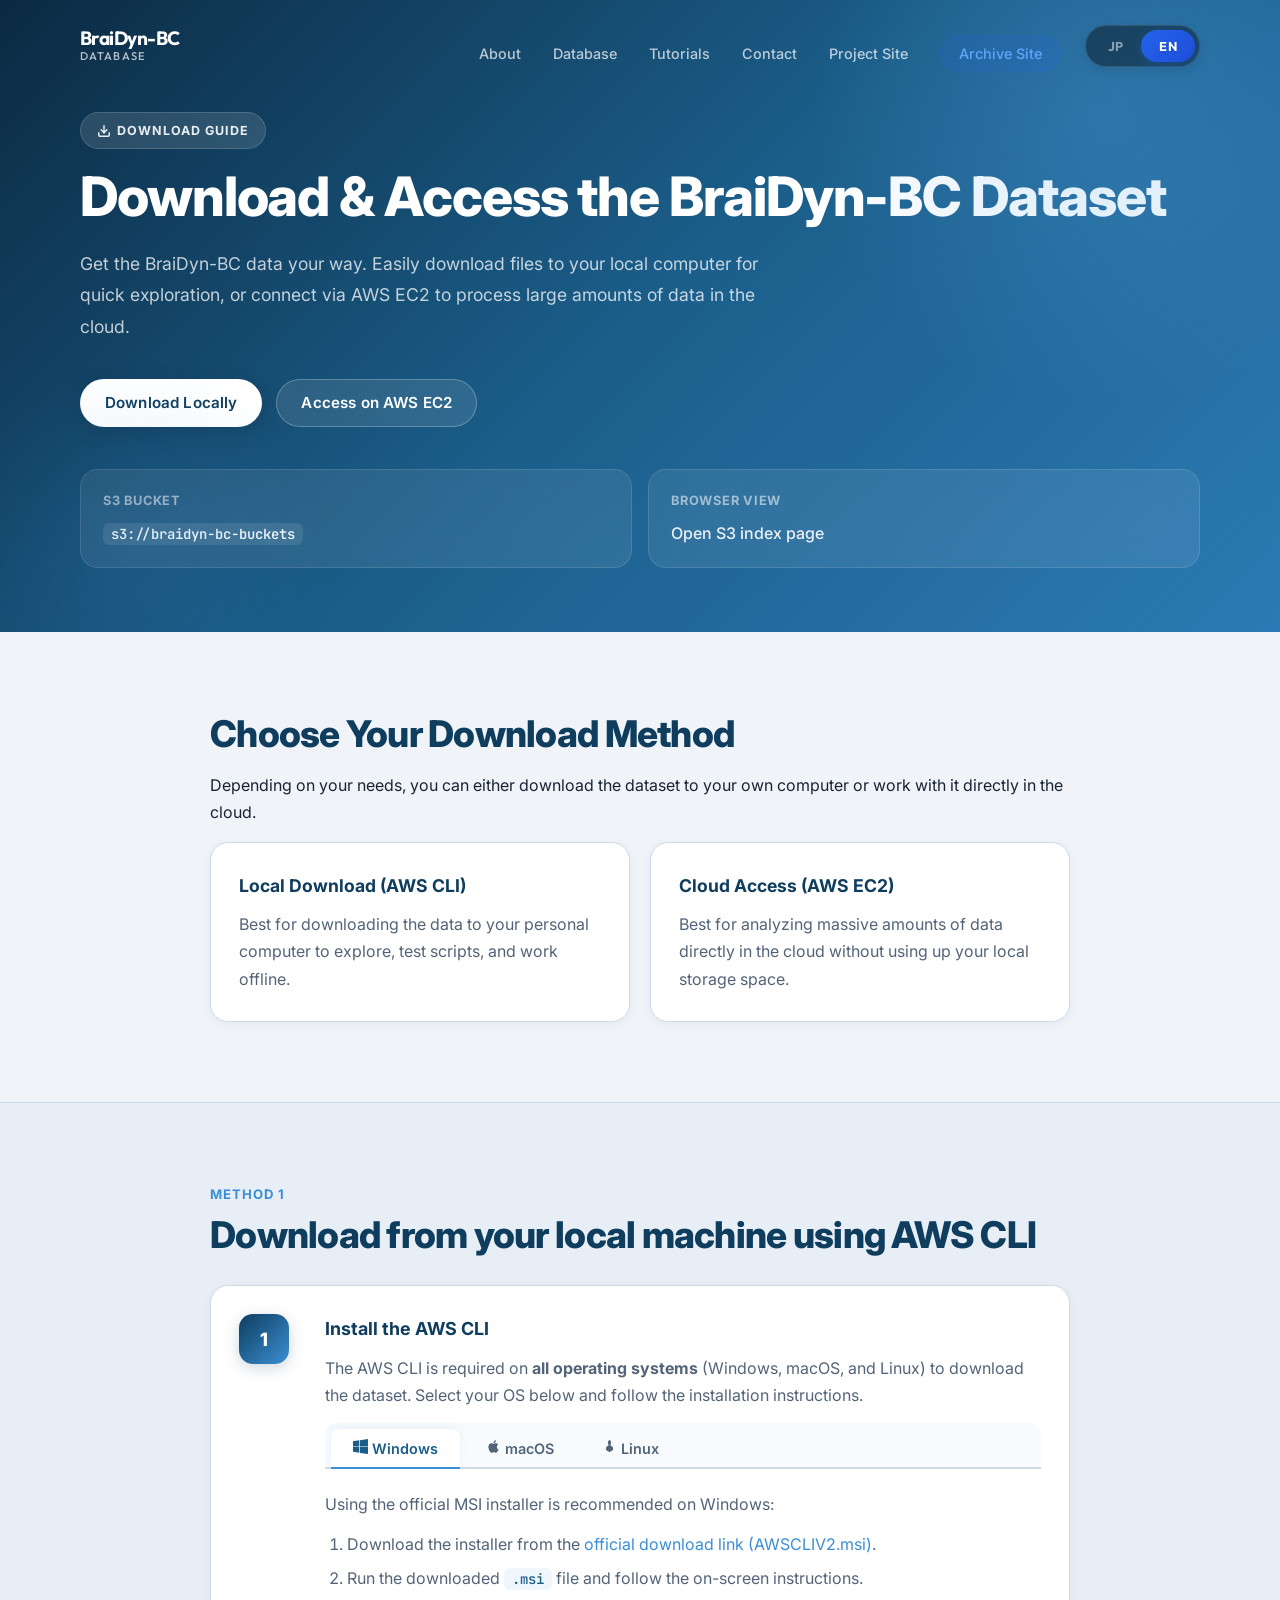
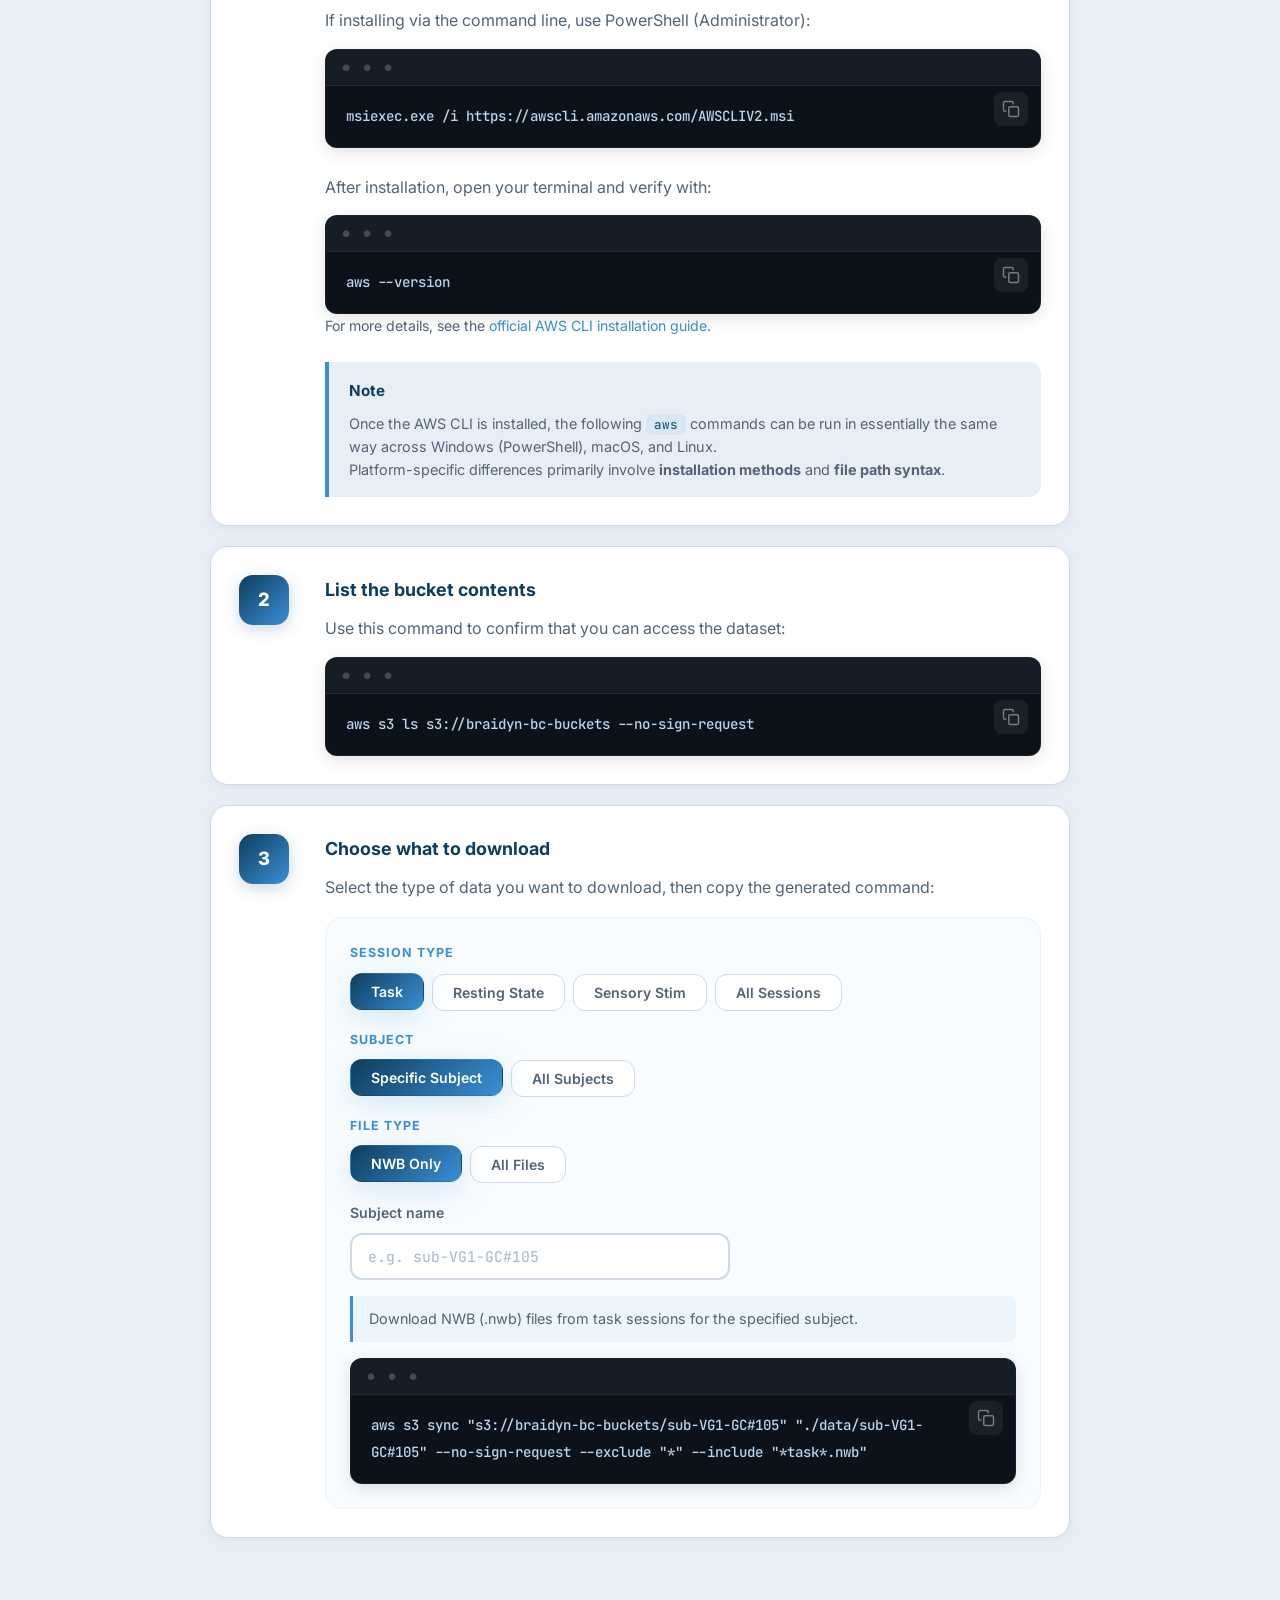
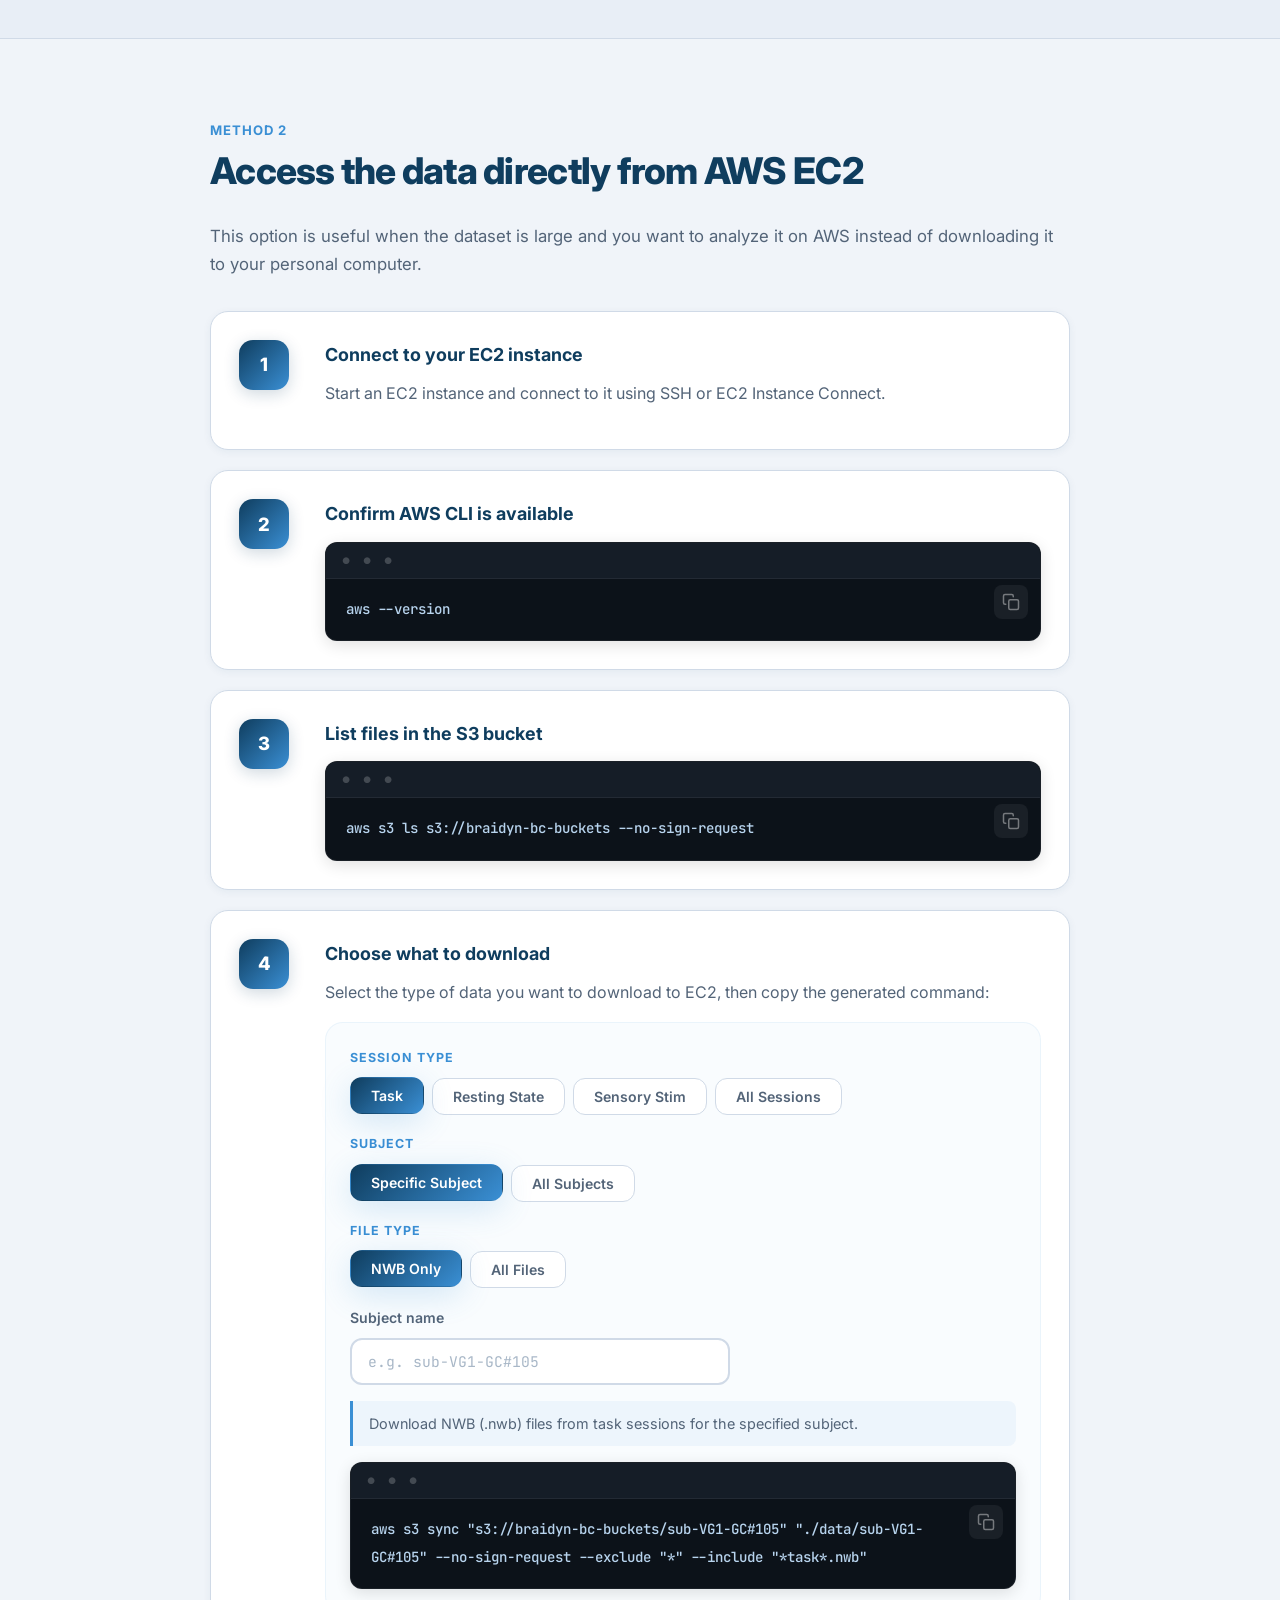
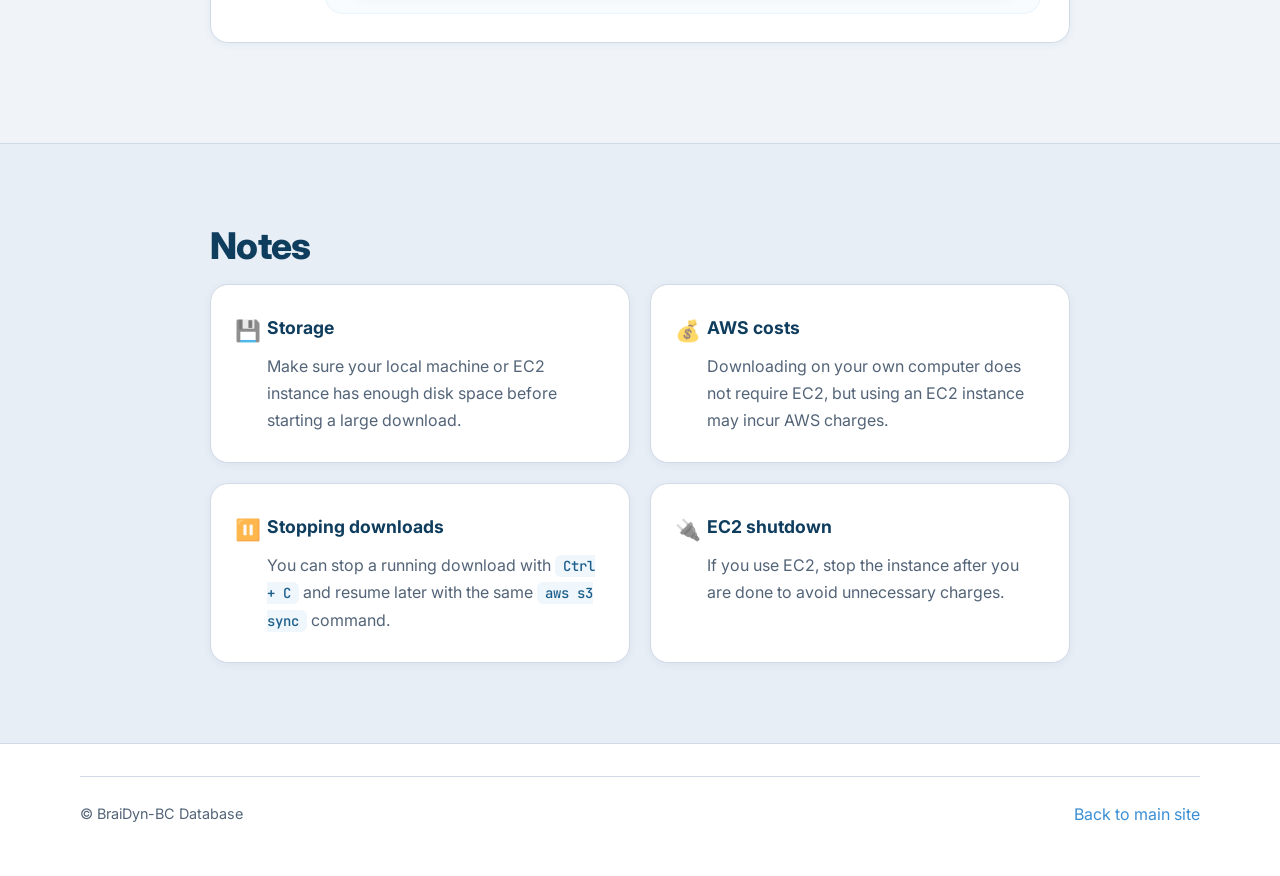
<file: pages/aws-cli-guide.html>
﻿<!DOCTYPE html>
<html lang="en">
<head>
  <meta charset="UTF-8" />
  <meta name="viewport" content="width=device-width, initial-scale=1.0" />
  <meta name="description" content="Download the BraiDyn-BC neuroscience dataset via AWS CLI or access it directly on AWS EC2. Step-by-step guide with OS-specific installation instructions." />
  <title>CLI / EC2 Access Guide | BraiDyn-BC Database</title>
  <link rel="preconnect" href="https://fonts.googleapis.com" />
  <link rel="preconnect" href="https://fonts.gstatic.com" crossorigin />
  <link href="https://fonts.googleapis.com/css2?family=Inter:wght@400;500;600;700&family=Noto+Sans+JP:wght@400;500;600;700&family=Outfit:wght@400;500;600;700;800&family=JetBrains+Mono:wght@400;500&display=swap" rel="stylesheet" />
  <link rel="stylesheet" href="./cli-guide.css" />
</head>
<body>
  <nav class="navbar" id="navbar">
    <div class="container">
      <a href="../index.html" class="logo">
        <div class="logo-text">
          <span class="logo-main">BraiDyn-BC</span>
          <span class="logo-sub">Database</span>
        </div>
      </a>

      <ul class="nav-links">
        <li><a href="../index.html#about">About</a></li>
        <li><a href="../index.html#database">Database</a></li>
        <li><a href="../index.html#tutorials">Tutorials</a></li>
        <li><a href="../index.html#contact">Contact</a></li>
        <li><a href="https://braidyn-bc.jp/" target="_blank">Project Site</a></li>
        <li><a href="https://boatneck-weeder-7b7.notion.site/BraiDyn-BC-Database-1e972fb17ad1470b911aa108fb8c0713" class="nav-cta" target="_blank" data-i18n="nav.archive">過去のサイト</a></li>
      </ul>

      <div class="lang-toggle" id="lang-toggle">
        <button class="lang-btn" data-lang="ja">JP</button>
        <button class="lang-btn active" data-lang="en">EN</button>
      </div>

      <div class="nav-toggle" id="nav-toggle">
        <span></span>
        <span></span>
        <span></span>
      </div>
    </div>
  </nav>

  <main>
    <section class="hero">
      <div class="container">
        <p class="eyebrow"><svg width="14" height="14" viewBox="0 0 24 24" fill="none" stroke="currentColor" stroke-width="2.5" stroke-linecap="round" stroke-linejoin="round" style="vertical-align: -2px"><path d="M21 15v4a2 2 0 0 1-2 2H5a2 2 0 0 1-2-2v-4"></path><polyline points="7 10 12 15 17 10"></polyline><line x1="12" y1="15" x2="12" y2="3"></line></svg> <span data-i18n="cli.eyebrow">Download Guide</span></p>
        <h1 data-i18n="cli.h1">Download & Access the BraiDyn-BC Dataset</h1>
        <p class="lead" data-i18n="cli.lead">Get the BraiDyn-BC data your way. Easily download files to your local computer for quick exploration, or connect via AWS EC2 to process large amounts of data in the cloud.</p>

        <div class="hero-links">
          <a class="button primary" href="#local-cli" data-i18n="cli.btn_local">Download Locally</a>
          <a class="button secondary" href="#ec2" data-i18n="cli.btn_ec2">Access on AWS EC2</a>
        </div>

        <div class="info-strip">
          <div class="info-card">
            <span class="info-label">S3 Bucket</span>
            <code>s3://braidyn-bc-buckets</code>
          </div>
          <div class="info-card">
            <span class="info-label" data-i18n="cli.browser_view">Browser View</span>
            <a href="https://braidyn-bc-buckets.s3.amazonaws.com/index.html" target="_blank" rel="noopener noreferrer">
              <span data-i18n="cli.open_s3">Open S3 index page</span></a>
          </div>
        </div>
      </div>
    </section>

    <section class="section" id="overview">
      <div class="container narrow">
        <h2 data-i18n="cli.method_title">Choose Your Download Method</h2>
        <p data-i18n="cli.method_desc">Depending on your needs, you can either download the dataset to your own computer or work with it directly in the cloud.</p>
        <div class="grid two">
          <article class="card">
            <h3 data-i18n="cli.local_title">Local Download (AWS CLI)</h3>
            <p data-i18n="cli.local_desc">Best for downloading the data to your personal computer to explore, test scripts, and work offline.</p>
          </article>
          <article class="card">
            <h3 data-i18n="cli.ec2_title">Cloud Access (AWS EC2)</h3>
            <p data-i18n="cli.ec2_desc">Best for analyzing massive amounts of data directly in the cloud without using up your local storage space.</p>
          </article>
        </div>
      </div>
    </section>

    <section class="section alt" id="local-cli">
      <div class="container narrow">
        <div class="section-heading">
          <p class="section-kicker" data-i18n="cli.method1">Method 1</p>
          <h2 data-i18n="cli.step1_h2">Download from your local machine using AWS CLI</h2>
        </div>

        <article class="step-card">
          <div class="step-number">1</div>
          <div class="step-content">
            <h3 data-i18n="cli.install_cli">Install the AWS CLI</h3>
            <p data-i18n="cli.install_desc">The AWS CLI is required on <strong>all operating systems</strong> (Windows, macOS, and Linux) to download the dataset. Select your OS below and follow the installation instructions.</p>

            <div class="os-tabs" id="os-tabs-local">
              <button class="os-tab active" data-os="windows"><svg width="15" height="15" viewBox="0 0 24 24" fill="currentColor"><path d="M0 3.5l9.9-1.4v9.6H0V3.5zm11 -1.6L24 0v11.7H11V1.9zM0 12.3h9.9v9.6L0 20.5v-8.2zm11 0H24V24l-13-1.8V12.3z"/></svg> Windows</button>
              <button class="os-tab" data-os="macos"><svg width="15" height="15" viewBox="0 0 24 24" fill="currentColor"><path d="M18.71 19.5c-.83 1.24-1.71 2.45-3.05 2.47-1.34.03-1.77-.79-3.29-.79-1.53 0-2 .77-3.27.82-1.31.05-2.3-1.32-3.14-2.53C4.25 17 2.94 12.45 4.7 9.39c.87-1.52 2.43-2.48 4.12-2.51 1.28-.02 2.5.87 3.29.87.78 0 2.26-1.07 3.8-.91.65.03 2.47.26 3.64 1.98-.09.06-2.17 1.28-2.15 3.81.03 3.02 2.65 4.03 2.68 4.04-.03.07-.42 1.44-1.38 2.83M13 3.5c.73-.83 1.94-1.46 2.94-1.5.13 1.17-.34 2.35-1.04 3.19-.69.85-1.83 1.51-2.95 1.42-.15-1.15.41-2.35 1.05-3.11z"/></svg> macOS</button>
              <button class="os-tab" data-os="linux"><svg width="15" height="15" viewBox="0 0 24 24" fill="currentColor"><path d="M12.5 2c-1.82 0-2.76 1.08-2.97 2.76-.2 1.52.32 3.48.89 4.6.08.16.2.4.13.63-.07.22-.35.42-.54.53-1.09.61-2.43 1.56-3.24 2.86-.53.84-.87 2-.55 3.16.36 1.32 1.4 2.08 2.37 2.48.66.27 1.36.42 1.96.47.24.82.78 1.51 1.45 1.51s1.21-.69 1.45-1.51c.6-.05 1.3-.2 1.96-.47.97-.4 2.01-1.16 2.37-2.48.32-1.16-.02-2.32-.55-3.16-.81-1.3-2.15-2.25-3.24-2.86-.19-.11-.47-.31-.54-.53-.07-.23.05-.47.13-.63.57-1.12 1.09-3.08.89-4.6C14.26 3.08 13.32 2 12.5 2z"/></svg> Linux</button>
            </div>

            <div class="os-panel active" data-os="windows" id="os-panel-local-windows">
              <p data-i18n="cli.win_p1">Using the official MSI installer is recommended on Windows:</p>
              <ol>
                <li data-i18n="cli.win_li1">Download the installer from the <a href="https://awscli.amazonaws.com/AWSCLIV2.msi" target="_blank" rel="noopener noreferrer">official download link (AWSCLIV2.msi)</a>.</li>
                <li data-i18n="cli.win_li2">Run the downloaded <code>.msi</code> file and follow the on-screen instructions.</li>
              </ol>
              <p data-i18n="cli.win_p2">If installing via the command line, use PowerShell (Administrator):</p>
              <div class="code-block">
                <button class="copy-button" data-copy-target="code-install-win"><svg width="18" height="18" viewBox="0 0 24 24" fill="none" stroke="currentColor" stroke-width="2" stroke-linecap="round" stroke-linejoin="round"><rect x="9" y="9" width="13" height="13" rx="2" ry="2"></rect><path d="M5 15H4a2 2 0 0 1-2-2V4a2 2 0 0 1 2-2h9a2 2 0 0 1 2 2v1"></path></svg></button>
                <pre><code id="code-install-win">msiexec.exe /i https://awscli.amazonaws.com/AWSCLIV2.msi</code></pre>
              </div>
            </div>

            <div class="os-panel" data-os="macos" id="os-panel-local-macos">
              <p data-i18n="cli.mac_p1">Install using the official PKG installer:</p>
              <div class="code-block">
                <button class="copy-button" data-copy-target="code-install-mac"><svg width="18" height="18" viewBox="0 0 24 24" fill="none" stroke="currentColor" stroke-width="2" stroke-linecap="round" stroke-linejoin="round"><rect x="9" y="9" width="13" height="13" rx="2" ry="2"></rect><path d="M5 15H4a2 2 0 0 1-2-2V4a2 2 0 0 1 2-2h9a2 2 0 0 1 2 2v1"></path></svg></button>
                <pre><code id="code-install-mac">curl "https://awscli.amazonaws.com/AWSCLIV2.pkg" -o "AWSCLIV2.pkg"
sudo installer -pkg AWSCLIV2.pkg -target /</code></pre>
              </div>
              <p data-i18n="cli.mac_p2">Or, if you use <a href="https://brew.sh/" target="_blank" rel="noopener noreferrer">Homebrew</a>:</p>
              <div class="code-block">
                <button class="copy-button" data-copy-target="code-install-mac-brew"><svg width="18" height="18" viewBox="0 0 24 24" fill="none" stroke="currentColor" stroke-width="2" stroke-linecap="round" stroke-linejoin="round"><rect x="9" y="9" width="13" height="13" rx="2" ry="2"></rect><path d="M5 15H4a2 2 0 0 1-2-2V4a2 2 0 0 1 2-2h9a2 2 0 0 1 2 2v1"></path></svg></button>
                <pre><code id="code-install-mac-brew">brew install awscli</code></pre>
              </div>
            </div>

            <div class="os-panel" data-os="linux" id="os-panel-local-linux">
              <p data-i18n="cli.linux_p1">Download, unzip, and run the installer:</p>
              <div class="code-block">
                <button class="copy-button" data-copy-target="code-install-linux"><svg width="18" height="18" viewBox="0 0 24 24" fill="none" stroke="currentColor" stroke-width="2" stroke-linecap="round" stroke-linejoin="round"><rect x="9" y="9" width="13" height="13" rx="2" ry="2"></rect><path d="M5 15H4a2 2 0 0 1-2-2V4a2 2 0 0 1 2-2h9a2 2 0 0 1 2 2v1"></path></svg></button>
                <pre><code id="code-install-linux">curl "https://awscli.amazonaws.com/awscli-exe-linux-x86_64.zip" -o "awscliv2.zip"
unzip awscliv2.zip
sudo ./aws/install</code></pre>
              </div>
              <p data-i18n="cli.linux_p2"><strong>ARM (aarch64)</strong> users should use this URL instead:</p>
              <div class="code-block">
                <button class="copy-button" data-copy-target="code-install-linux-arm"><svg width="18" height="18" viewBox="0 0 24 24" fill="none" stroke="currentColor" stroke-width="2" stroke-linecap="round" stroke-linejoin="round"><rect x="9" y="9" width="13" height="13" rx="2" ry="2"></rect><path d="M5 15H4a2 2 0 0 1-2-2V4a2 2 0 0 1 2-2h9a2 2 0 0 1 2 2v1"></path></svg></button>
                <pre><code id="code-install-linux-arm">curl "https://awscli.amazonaws.com/awscli-exe-linux-aarch64.zip" -o "awscliv2.zip"
unzip awscliv2.zip
sudo ./aws/install</code></pre>
              </div>
            </div>

            <p style="margin-top: 18px;" data-i18n="cli.verify">After installation, open your terminal and verify with:</p>
            <div class="code-block">
              <button class="copy-button" data-copy-target="code-check-cli"><svg width="18" height="18" viewBox="0 0 24 24" fill="none" stroke="currentColor" stroke-width="2" stroke-linecap="round" stroke-linejoin="round"><rect x="9" y="9" width="13" height="13" rx="2" ry="2"></rect><path d="M5 15H4a2 2 0 0 1-2-2V4a2 2 0 0 1 2-2h9a2 2 0 0 1 2 2v1"></path></svg></button>
              <pre><code id="code-check-cli">aws --version</code></pre>
            </div>
            <p class="install-note" data-i18n="cli.install_note">For more details, see the <a href="https://docs.aws.amazon.com/cli/latest/userguide/getting-started-install.html" target="_blank" rel="noopener noreferrer">official AWS CLI installation guide</a>.</p>

            <div class="os-note">
              <h4 data-i18n="cli.os_note_title">Note</h4>
              <p data-i18n="cli.os_note_desc">Once the AWS CLI is installed, the following <code>aws</code> commands can be run in essentially the same way across Windows (PowerShell), macOS, and Linux.<br>Platform-specific differences primarily involve <strong>installation methods</strong> and <strong>file path syntax</strong>.</p>
            </div>
          </div>
        </article>

        <article class="step-card">
          <div class="step-number">2</div>
          <div class="step-content">
            <h3 data-i18n="cli.list_bucket">List the bucket contents</h3>
            <p data-i18n="cli.list_confirm">Use this command to confirm that you can access the dataset:</p>
            <div class="code-block">
              <button class="copy-button" data-copy-target="code-list-local"><svg width="18" height="18" viewBox="0 0 24 24" fill="none" stroke="currentColor" stroke-width="2" stroke-linecap="round" stroke-linejoin="round"><rect x="9" y="9" width="13" height="13" rx="2" ry="2"></rect><path d="M5 15H4a2 2 0 0 1-2-2V4a2 2 0 0 1 2-2h9a2 2 0 0 1 2 2v1"></path></svg></button>
              <pre><code id="code-list-local">aws s3 ls s3://braidyn-bc-buckets --no-sign-request</code></pre>
            </div>
          </div>
        </article>

        <article class="step-card">
          <div class="step-number">3</div>
          <div class="step-content">
            <h3 data-i18n="cli.choose_dl">Choose what to download</h3>
            <p data-i18n="cli.choose_desc">Select the type of data you want to download, then copy the generated command:</p>

            <div class="download-selector" id="selector-local">
              <div class="selector-group">
                <span class="selector-label" data-i18n="cli.sel_session">Session type</span>
                <div class="selector-pills" data-role="session">
                  <button class="pill active" data-value="task" data-i18n="cli.sel_session_task">Task</button>
                  <button class="pill" data-value="resting-state" data-i18n="cli.sel_session_rest">Resting State</button>
                  <button class="pill" data-value="sensory-stim" data-i18n="cli.sel_session_stim">Sensory Stim</button>
                  <button class="pill" data-value="all" data-i18n="cli.sel_session_all">All Sessions</button>
                </div>
              </div>

              <div class="selector-group">
                <span class="selector-label" data-i18n="cli.sel_subject">Subject</span>
                <div class="selector-pills" data-role="scope">
                  <button class="pill active" data-value="subject" data-i18n="cli.sel_subject_spec">Specific Subject</button>
                  <button class="pill" data-value="all" data-i18n="cli.sel_subject_all">All Subjects</button>
                </div>
              </div>

              <div class="selector-group">
                <span class="selector-label" data-i18n="cli.sel_filetype">File type</span>
                <div class="selector-pills" data-role="filetype">
                  <button class="pill active" data-value="nwb" data-i18n="cli.sel_filetype_nwb">NWB Only</button>
                  <button class="pill" data-value="all-files" data-i18n="cli.sel_filetype_all">All Files</button>
                </div>
              </div>

              <div class="subject-input-area" id="subject-input-local" style="display:none;">
                <label for="subject-name-local" data-i18n="cli.subject_name">Subject name</label>
                <input type="text" id="subject-name-local" class="subject-input" placeholder="e.g. sub-VG1-GC#105" />
              </div>

              <div class="selector-description" id="desc-local">
                Download the entire dataset — all subjects, all sessions, all file types.
              </div>

              <div class="code-block">
                <button class="copy-button" data-copy-target="code-generated-local"><svg width="18" height="18" viewBox="0 0 24 24" fill="none" stroke="currentColor" stroke-width="2" stroke-linecap="round" stroke-linejoin="round"><rect x="9" y="9" width="13" height="13" rx="2" ry="2"></rect><path d="M5 15H4a2 2 0 0 1-2-2V4a2 2 0 0 1 2-2h9a2 2 0 0 1 2 2v1"></path></svg></button>
                <pre><code id="code-generated-local">aws s3 sync s3://braidyn-bc-buckets ./data/ --no-sign-request</code></pre>
              </div>
            </div>

          </div>
        </article>
      </div>
    </section>

    <section class="section" id="ec2">
      <div class="container narrow">
        <div class="section-heading">
          <p class="section-kicker" data-i18n="cli.method2">Method 2</p>
          <h2 data-i18n="cli.step2_h2">Access the data directly from AWS EC2</h2>
        </div>

        <p class="section-intro" data-i18n="cli.step2_intro">This option is useful when the dataset is large and you want to analyze it on AWS instead of downloading it to your personal computer.</p>

        <article class="step-card">
          <div class="step-number">1</div>
          <div class="step-content">
            <h3 data-i18n="cli.connect_ec2">Connect to your EC2 instance</h3>
            <p data-i18n="cli.connect_desc">Start an EC2 instance and connect to it using SSH or EC2 Instance Connect.</p>
          </div>
        </article>

        <article class="step-card">
          <div class="step-number">2</div>
          <div class="step-content">
            <h3 data-i18n="cli.confirm_cli">Confirm AWS CLI is available</h3>
            <div class="code-block">
              <button class="copy-button" data-copy-target="code-check-ec2-cli"><svg width="18" height="18" viewBox="0 0 24 24" fill="none" stroke="currentColor" stroke-width="2" stroke-linecap="round" stroke-linejoin="round"><rect x="9" y="9" width="13" height="13" rx="2" ry="2"></rect><path d="M5 15H4a2 2 0 0 1-2-2V4a2 2 0 0 1 2-2h9a2 2 0 0 1 2 2v1"></path></svg></button>
              <pre><code id="code-check-ec2-cli">aws --version</code></pre>
            </div>
          </div>
        </article>

        <article class="step-card">
          <div class="step-number">3</div>
          <div class="step-content">
            <h3 data-i18n="cli.list_bucket2">List files in the S3 bucket</h3>
            <div class="code-block">
              <button class="copy-button" data-copy-target="code-list-ec2"><svg width="18" height="18" viewBox="0 0 24 24" fill="none" stroke="currentColor" stroke-width="2" stroke-linecap="round" stroke-linejoin="round"><rect x="9" y="9" width="13" height="13" rx="2" ry="2"></rect><path d="M5 15H4a2 2 0 0 1-2-2V4a2 2 0 0 1 2-2h9a2 2 0 0 1 2 2v1"></path></svg></button>
              <pre><code id="code-list-ec2">aws s3 ls s3://braidyn-bc-buckets --no-sign-request</code></pre>
            </div>
          </div>
        </article>

        <article class="step-card">
          <div class="step-number">4</div>
          <div class="step-content">
            <h3 data-i18n="cli.choose_dl">Choose what to download</h3>
            <p data-i18n="cli.choose_desc2">Select the type of data you want to download to EC2, then copy the generated command:</p>

            <div class="download-selector" id="selector-ec2">
              <div class="selector-group">
                <span class="selector-label" data-i18n="cli.sel_session">Session type</span>
                <div class="selector-pills" data-role="session">
                  <button class="pill active" data-value="task" data-i18n="cli.sel_session_task">Task</button>
                  <button class="pill" data-value="resting-state" data-i18n="cli.sel_session_rest">Resting State</button>
                  <button class="pill" data-value="sensory-stim" data-i18n="cli.sel_session_stim">Sensory Stim</button>
                  <button class="pill" data-value="all" data-i18n="cli.sel_session_all">All Sessions</button>
                </div>
              </div>

              <div class="selector-group">
                <span class="selector-label" data-i18n="cli.sel_subject">Subject</span>
                <div class="selector-pills" data-role="scope">
                  <button class="pill active" data-value="subject" data-i18n="cli.sel_subject_spec">Specific Subject</button>
                  <button class="pill" data-value="all" data-i18n="cli.sel_subject_all">All Subjects</button>
                </div>
              </div>

              <div class="selector-group">
                <span class="selector-label" data-i18n="cli.sel_filetype">File type</span>
                <div class="selector-pills" data-role="filetype">
                  <button class="pill active" data-value="nwb" data-i18n="cli.sel_filetype_nwb">NWB Only</button>
                  <button class="pill" data-value="all-files" data-i18n="cli.sel_filetype_all">All Files</button>
                </div>
              </div>

              <div class="subject-input-area" id="subject-input-ec2" style="display:none;">
                <label for="subject-name-ec2" data-i18n="cli.subject_name">Subject name</label>
                <input type="text" id="subject-name-ec2" class="subject-input" placeholder="e.g. sub-VG1-GC#105" />
              </div>

              <div class="selector-description" id="desc-ec2">
                Download the entire dataset — all subjects, all sessions, all file types.
              </div>

              <div class="code-block">
                <button class="copy-button" data-copy-target="code-generated-ec2"><svg width="18" height="18" viewBox="0 0 24 24" fill="none" stroke="currentColor" stroke-width="2" stroke-linecap="round" stroke-linejoin="round"><rect x="9" y="9" width="13" height="13" rx="2" ry="2"></rect><path d="M5 15H4a2 2 0 0 1-2-2V4a2 2 0 0 1 2-2h9a2 2 0 0 1 2 2v1"></path></svg></button>
                <pre><code id="code-generated-ec2">aws s3 sync s3://braidyn-bc-buckets ./data/ --no-sign-request</code></pre>
              </div>
            </div>

          </div>
        </article>
      </div>
    </section>

    <section class="section alt" id="notes">
      <div class="container narrow">
        <h2 data-i18n="cli.notes_title">Notes</h2>
        <div class="grid two">
          <article class="card note-card">
            <h3 data-i18n="cli.storage_title">Storage</h3>
            <p data-i18n="cli.storage_desc">Make sure your local machine or EC2 instance has enough disk space before starting a large download.</p>
          </article>

          <article class="card note-card">
            <h3 data-i18n="cli.costs_title">AWS costs</h3>
            <p data-i18n="cli.costs_desc">Downloading on your own computer does not require EC2, but using an EC2 instance may incur AWS charges.</p>
          </article>

          <article class="card note-card">
            <h3 data-i18n="cli.stop_title">Stopping downloads</h3>
            <p data-i18n="cli.stop_desc">You can stop a running download with <code>Ctrl + C</code> and resume later with the same <code>aws s3 sync</code> command.</p>
          </article>

          <article class="card note-card">
            <h3 data-i18n="cli.shutdown_title">EC2 shutdown</h3>
            <p data-i18n="cli.shutdown_desc">If you use EC2, stop the instance after you are done to avoid unnecessary charges.</p>
          </article>
        </div>
      </div>
    </section>
  </main>

  <footer class="site-footer">
    <div class="container footer-inner">
      <p>© BraiDyn-BC Database</p>
      <a href="../index.html">Back to main site</a>
    </div>
  </footer>

  <script src="cli-guide.js"></script>
  <script src="../i18n.js"></script>
  <script>
    // Navbar scroll effect
    const navbar = document.getElementById('navbar');
    window.addEventListener('scroll', () => {
      if (window.scrollY > 50) {
        navbar.classList.add('scrolled');
      } else {
        navbar.classList.remove('scrolled');
      }
    });

            // Mobile menu toggle
        const navToggle = document.getElementById('nav-toggle');
        const navLinks = document.querySelector('.nav-links');
        if (navToggle && navLinks) {
            const openMenu = () => {
                navLinks.classList.add('active');
                navToggle.classList.add('active');
                navToggle.setAttribute('aria-expanded', 'true');
                document.body.style.overflow = 'hidden';
                if (navbar) navbar.classList.add('menu-open');
            };
            const closeMenu = () => {
                navLinks.classList.remove('active');
                navToggle.classList.remove('active');
                navToggle.setAttribute('aria-expanded', 'false');
                document.body.style.overflow = '';
                if (navbar) navbar.classList.remove('menu-open');
            };

            navToggle.addEventListener('click', (e) => {
                e.stopPropagation();
                if (navLinks.classList.contains('active')) {
                    closeMenu();
                } else {
                    openMenu();
                }
            });

            // Close menu when clicking a link inside nav
            navLinks.querySelectorAll('a').forEach(link => {
                link.addEventListener('click', (e) => {
                    const href = link.getAttribute('href');
                    if (href && href.startsWith('#')) {
                        e.preventDefault();
                        e.stopImmediatePropagation();
                        closeMenu();
                        setTimeout(() => {
                            const target = document.querySelector(href);
                            if (target) {
                                target.scrollIntoView({ behavior: 'smooth', block: 'start' });
                            }
                        }, 10);
                    } else {
                        closeMenu();
                    }
                });
            });
        }
  </script>
</body>
</html>
</file>
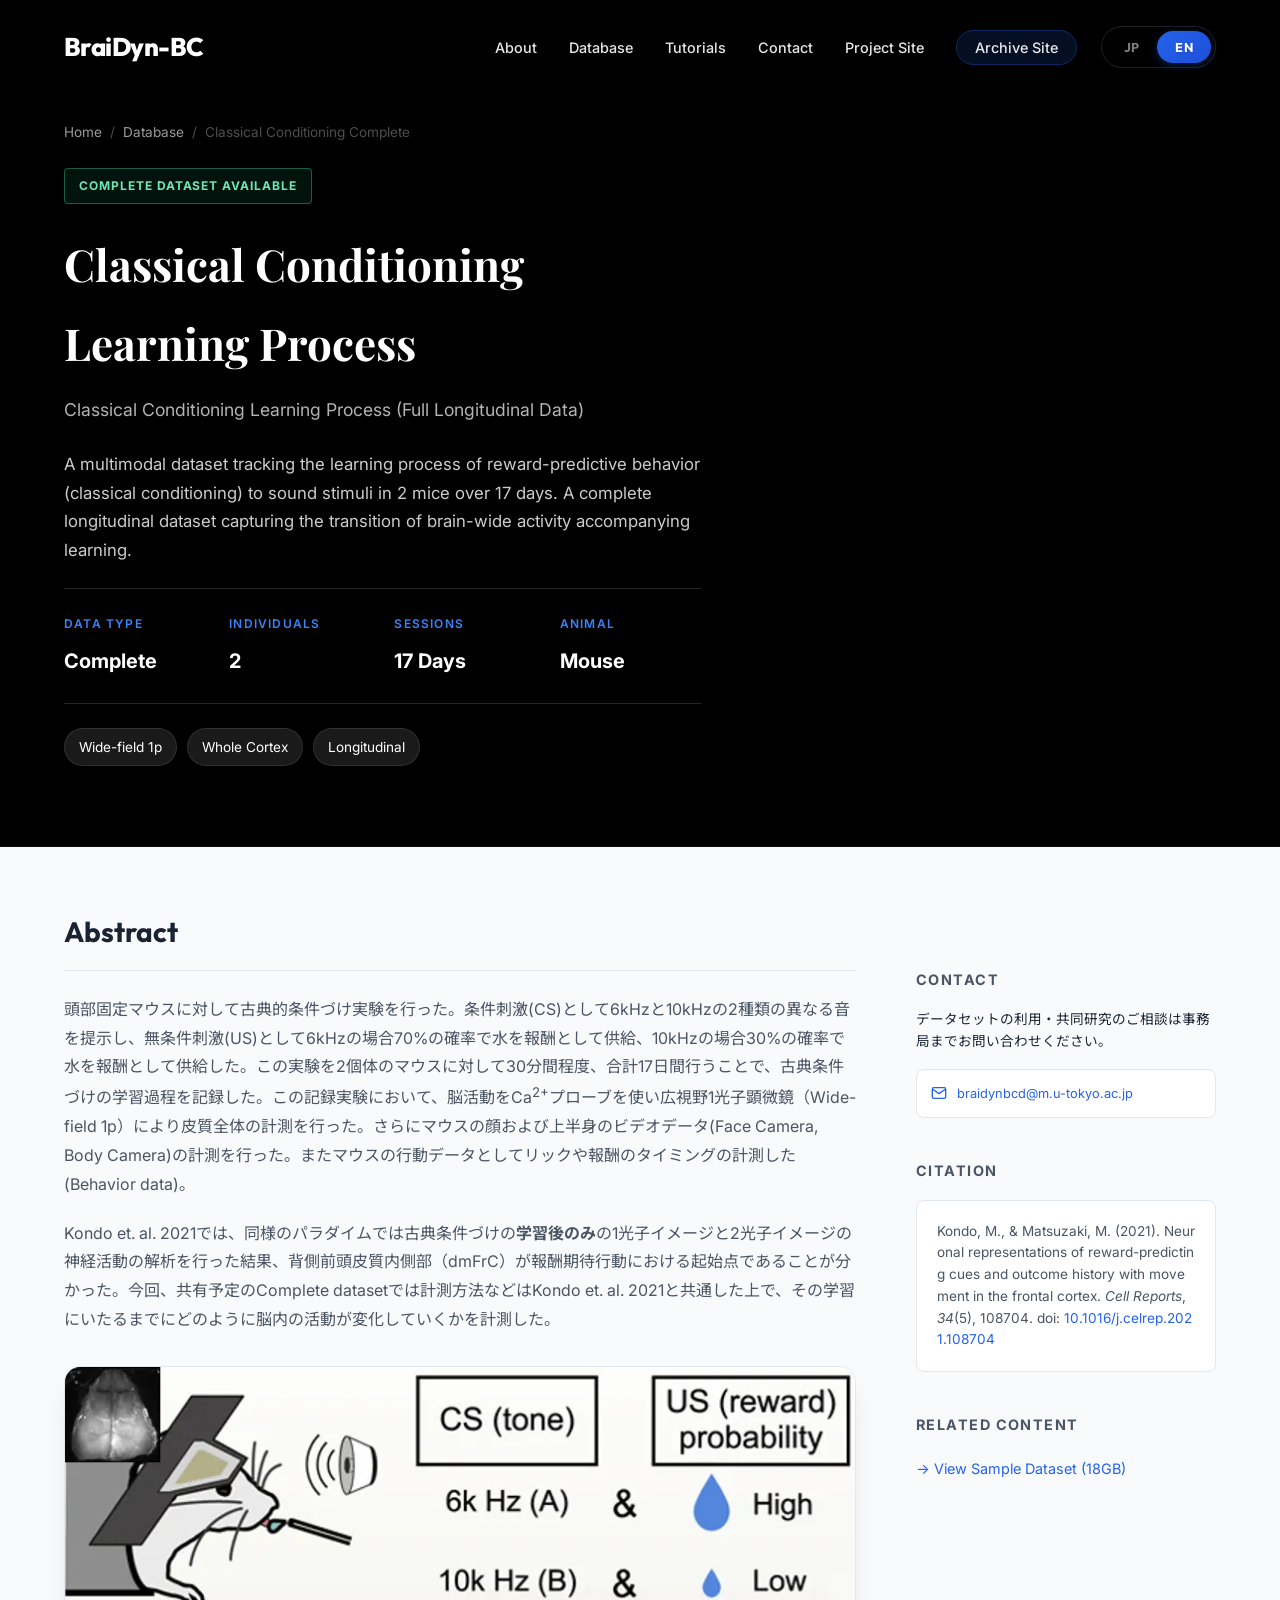
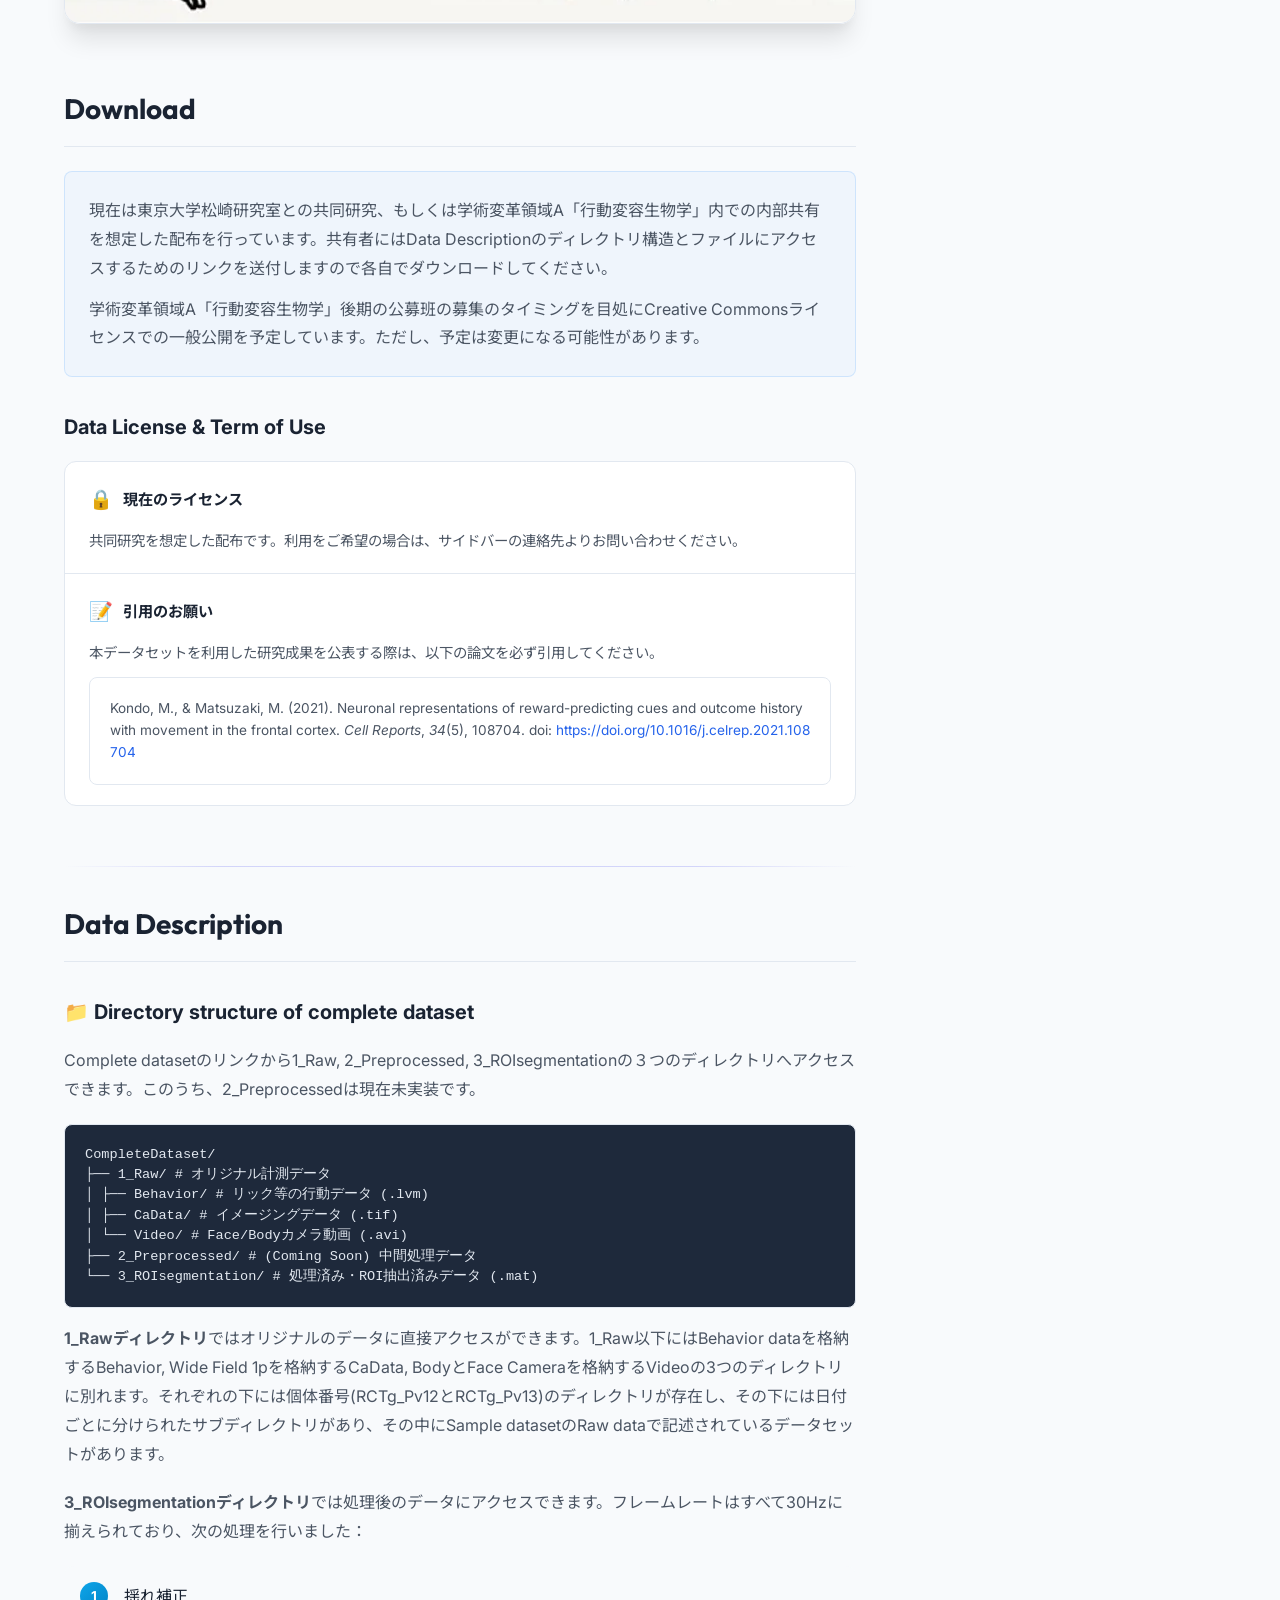
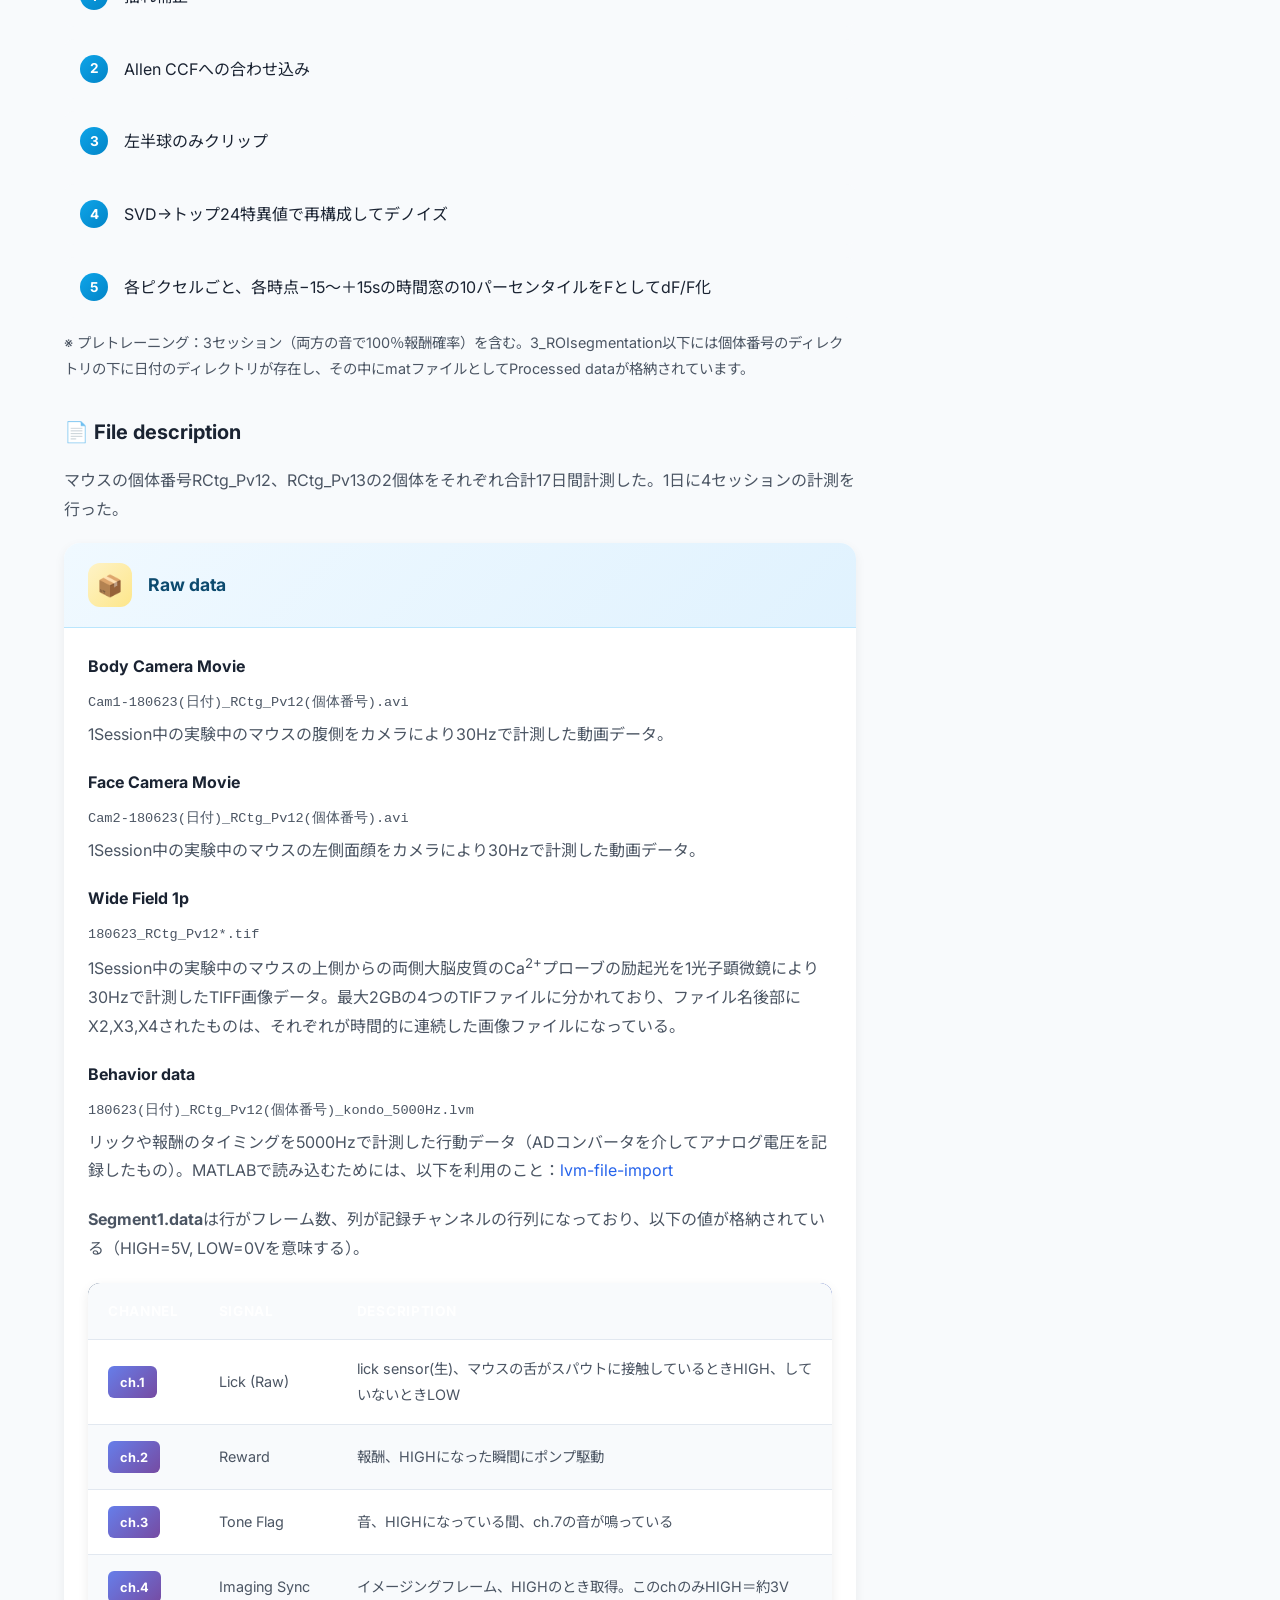
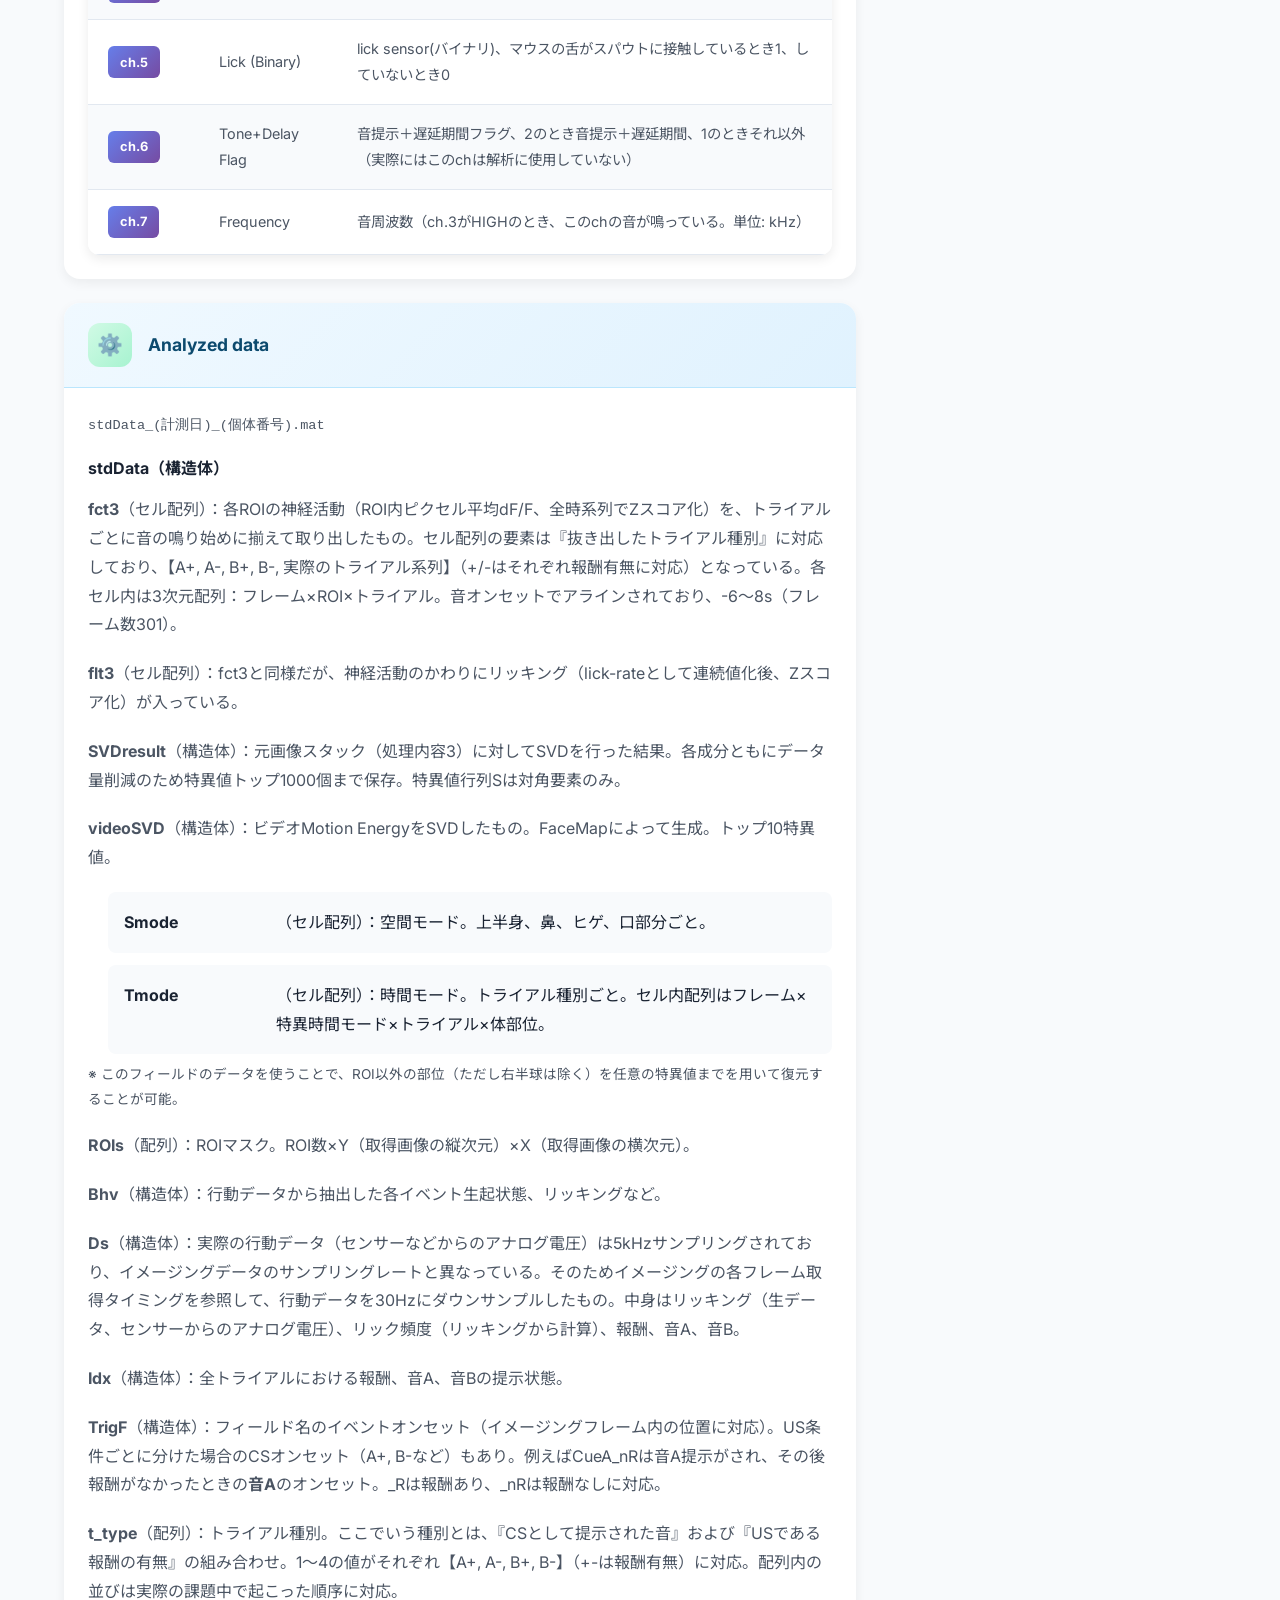
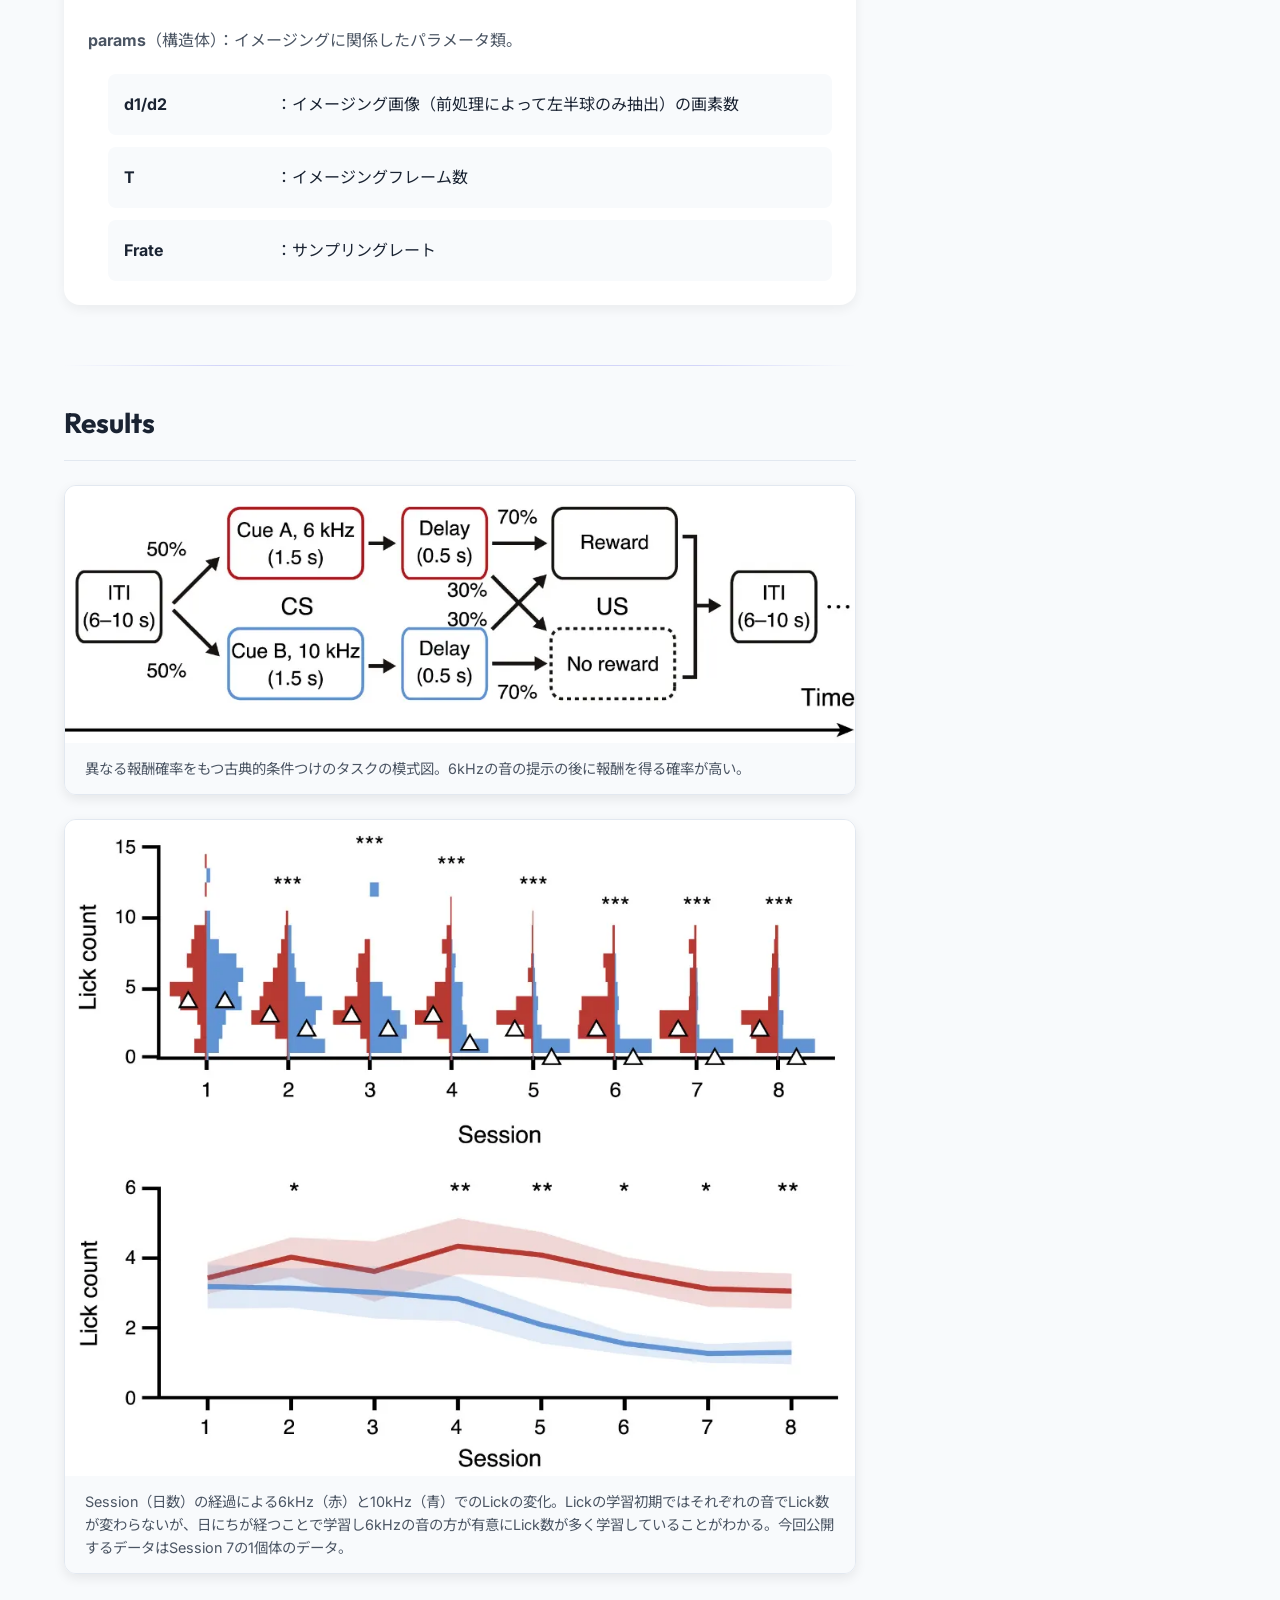
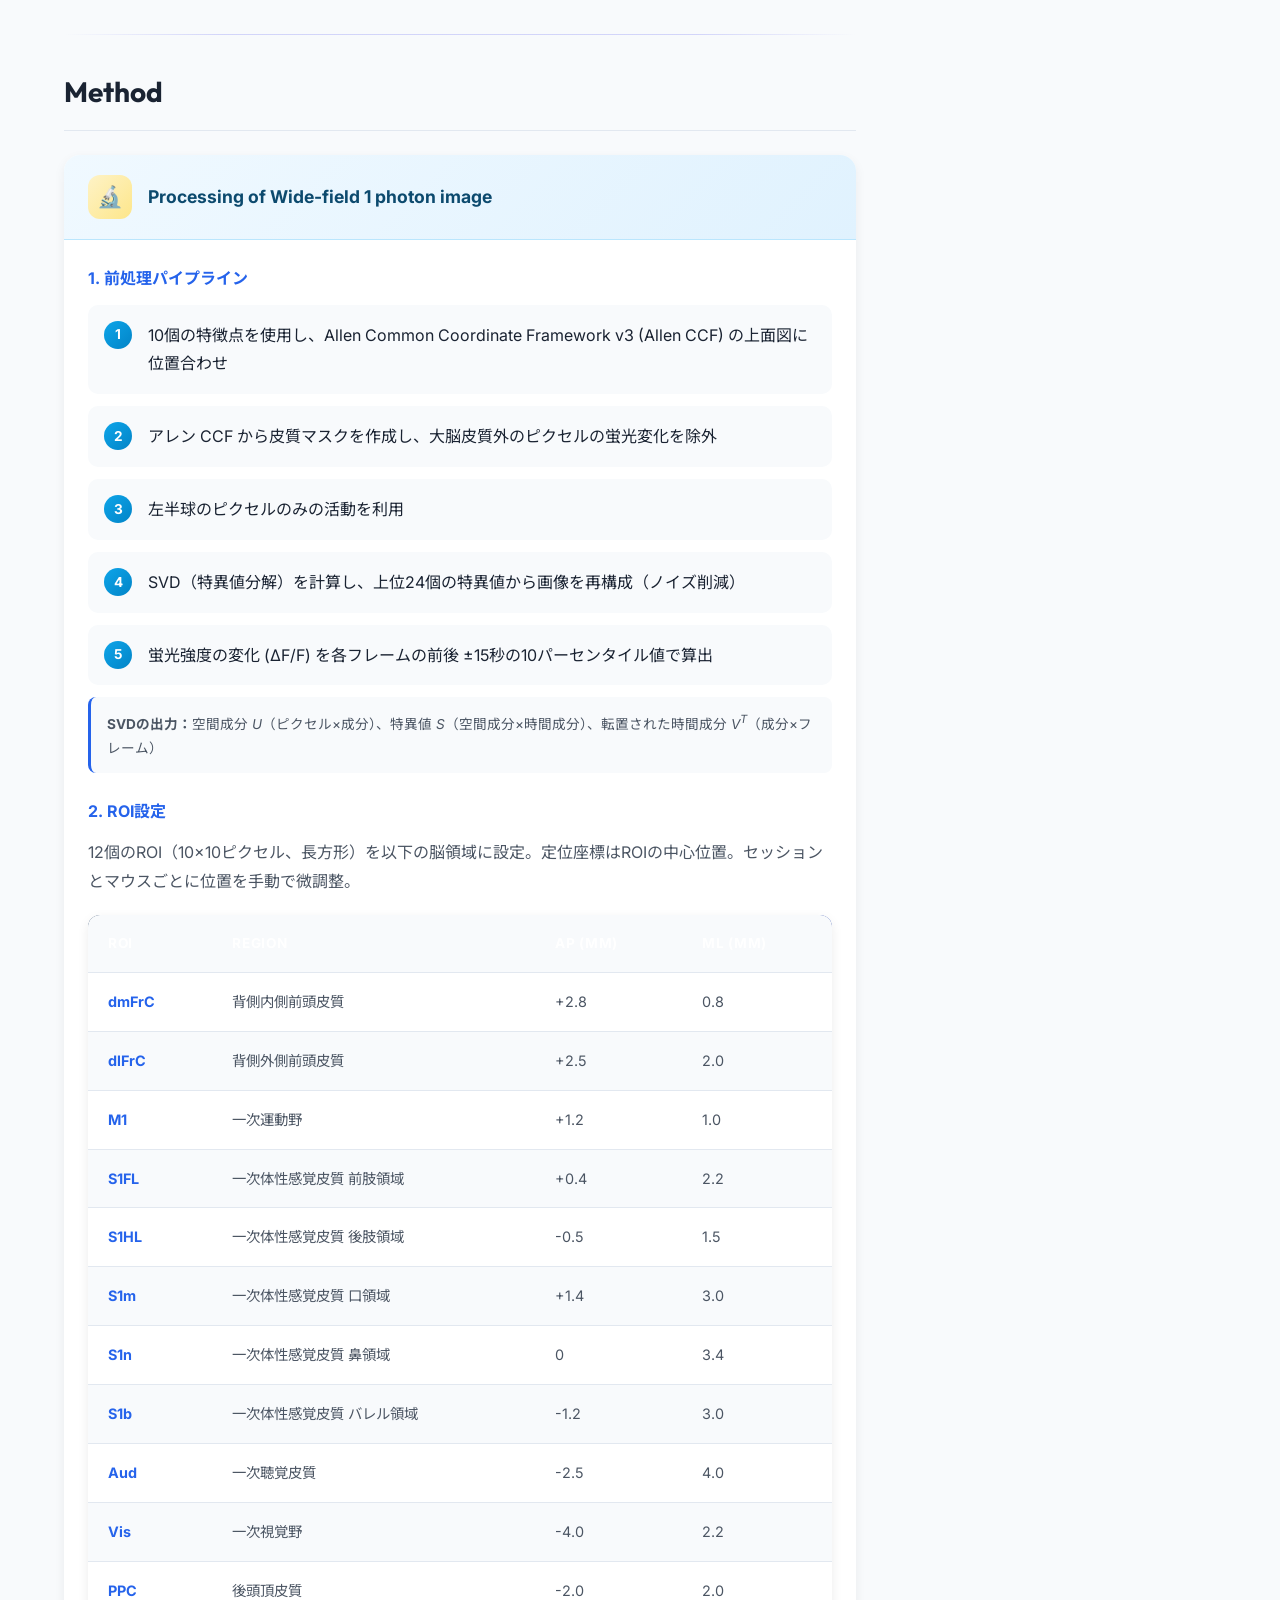
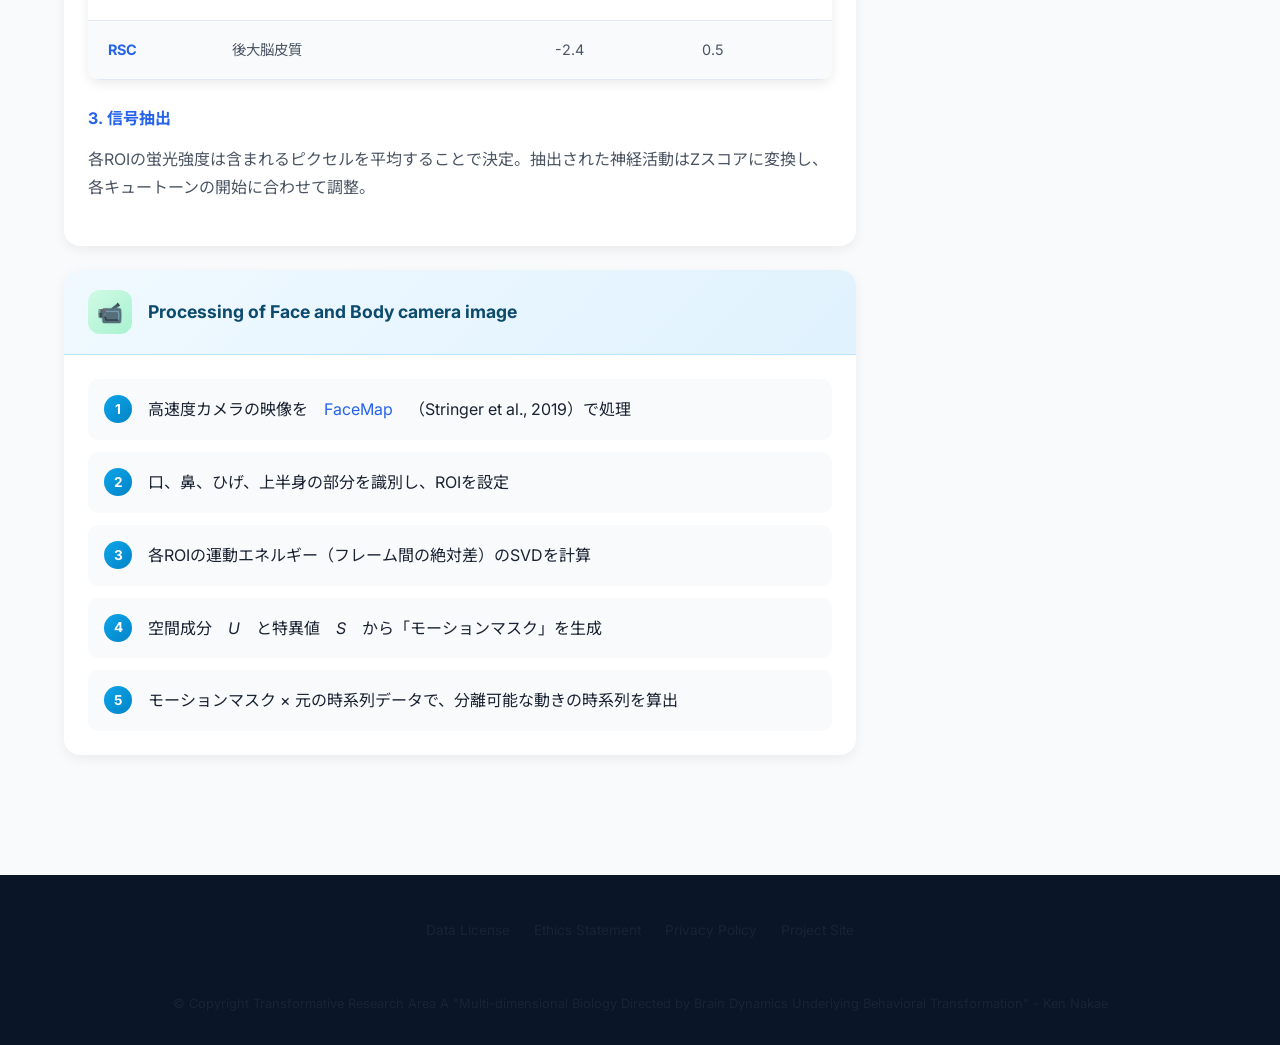
<file: pages/classical-conditioning-complete.html>
﻿<!DOCTYPE html>
<html lang="en">

<head>
    <meta charset="UTF-8">
    <meta name="viewport" content="width=device-width, initial-scale=1.0">
    <title>Classical Conditioning Complete Dataset | BraiDyn-BC Database</title>
    <meta name="description" content="古典条件づけの学習過程における脳活動と行動の完全な縦断的データセット">

    <!-- Fonts -->
    <link rel="preconnect" href="https://fonts.googleapis.com">
    <link rel="preconnect" href="https://fonts.gstatic.com" crossorigin>
    <link
        href="https://fonts.googleapis.com/css2?family=Inter:wght@400;500;600;700&family=Noto+Sans+JP:wght@400;500;600;700&family=Outfit:wght@400;500;600;700&family=Playfair+Display:wght@700&display=swap"
        rel="stylesheet">

    <!-- Styles -->
    <link rel="stylesheet" href="../styles.css">
    <style>
        :root {
            /* Light Theme Variables for Content */
            --color-card-bg: #ffffff;
            --color-card-border: #e2e8f0;
            --color-text-main: #1a2332;
            --color-text-sub: #4b5563;
            --font-serif: 'Playfair Display', serif;
        }

        body {
            background: #f8fafc;
            color: var(--color-text-main);
        }

        /* Navbar Text Overrides for Dark Hero */
        .navbar .logo,
        .navbar .logo span {
            color: white !important;
        }

        .navbar .nav-links a {
            color: rgba(255, 255, 255, 0.9) !important;
        }

        .navbar .nav-links a:hover {
            color: var(--color-accent) !important;
        }

        .navbar .logo-icon svg {
            stroke: white !important;
        }

        .dataset-hero {
            padding: 120px 0 80px;
            background-color: #000000;
            /* Pure black background */
            border-bottom: 1px solid rgba(255, 255, 255, 0.05);
            color: white;
            position: relative;
            overflow: hidden;
        }



        .dataset-hero .container {
            position: relative;
            z-index: 10;
            display: grid;
            grid-template-columns: 1.4fr 1fr;
            gap: 60px;
            align-items: flex-end;
        }

        .hero-info-area {
            position: relative;
            z-index: 10;
        }

        .hero-visual-area {
            position: relative;
            display: flex;
            justify-content: flex-end;
            align-items: flex-start;
            align-self: flex-start;
        }

        .hero-visual-area img {
            width: 100%;
            max-width: 480px;
            height: auto;
            border-radius: 24px;
            /* Gradually fade edges into pure black background */
            mask-image: radial-gradient(circle at center, black 30%, transparent 92%);
            -webkit-mask-image: radial-gradient(circle at center, black 30%, transparent 92%);
            mix-blend-mode: lighten;
            filter: contrast(1.15) brightness(1.15);
            box-shadow: 0 0 120px rgba(59, 130, 246, 0.15);
            /* Soft, wider ambient glow */
            transform: perspective(1000px) rotateY(-8deg);
            transition: all 0.6s cubic-bezier(0.16, 1, 0.3, 1);
        }

        .hero-visual-area:hover img {
            transform: perspective(1000px) rotateY(0deg);
        }

        @media (max-width: 1100px) {
            .dataset-hero .container {
                grid-template-columns: 1fr;
                text-align: left;
                gap: 40px;
            }

            .hero-visual-area {
                justify-content: center;
            }

            .hero-visual-area img {
                max-width: 380px;
                transform: none;
            }
        }

        .breadcrumb {
            display: flex;
            gap: 8px;
            font-size: 0.85rem;
            color: rgba(255, 255, 255, 0.6);
            margin-bottom: 24px;
        }

        .breadcrumb a {
            color: rgba(255, 255, 255, 0.6);
            text-decoration: none;
            transition: color 0.2s;
        }

        .breadcrumb a:hover {
            color: #ffffff;
        }

        .breadcrumb span {
            color: rgba(255, 255, 255, 0.3);
        }

        .dataset-title-area h1 {
            font-family: var(--font-serif);
            font-size: clamp(2rem, 5vw, 2.75rem);
            margin-bottom: 12px;
            color: #ffffff;
            font-weight: 700;
        }

        .dataset-subtitle {
            font-size: 1.1rem;
            color: rgba(255, 255, 255, 0.7);
            font-weight: 400;
            max-width: 800px;
        }



        /* Hero Badge Styles */
        .dataset-hero .complete-badge,
        .dataset-hero .sample-badge {
            display: inline-block;
            padding: 6px 14px;
            border-radius: 4px;
            font-size: 0.75rem;
            font-weight: 700;
            text-transform: uppercase;
            letter-spacing: 0.08em;
            margin-bottom: 20px;
            background: rgba(16, 185, 129, 0.1);
            color: #10b981;
            border: 1px solid rgba(16, 185, 129, 0.3);
        }

        .dataset-hero .complete-badge {
            border-color: rgba(52, 211, 153, 0.4);
            color: #6ee7b7;
        }

        .dataset-hero .sample-badge {
            border-color: rgba(251, 191, 36, 0.4);
            color: #fcd34d;
        }

        .content-grid {
            display: grid;
            grid-template-columns: 1fr 300px;
            gap: 60px;
            padding: 60px 0;
        }

        .main-content section {
            margin-bottom: 60px;
        }

        .main-content h2 {
            font-family: var(--font-display);
            font-size: 1.75rem;
            margin-bottom: 24px;
            padding-bottom: 12px;
            border-bottom: 1px solid var(--color-card-border);
            color: var(--color-text-main);
        }

        .main-content h3 {
            font-size: 1.25rem;
            margin: 32px 0 16px;
            color: var(--color-text-main);
        }

        .main-content p {
            margin-bottom: 20px;
            color: var(--color-text-sub);
            line-height: 1.8;
        }

        .info-alert {
            background: rgba(74, 158, 255, 0.05);
            border: 1px solid rgba(74, 158, 255, 0.2);
            border-radius: 8px;
            padding: 24px;
            margin: 24px 0;
        }

        .info-alert h4 {
            color: var(--color-accent);
            margin-bottom: 12px;
            display: flex;
            align-items: center;
            gap: 8px;
            font-size: 1.1rem;
        }

        .dir-tree {
            background: #1e293b;
            padding: 20px;
            border-radius: 8px;
            font-family: 'Consolas', monospace;
            font-size: 0.85rem;
            color: #e2e8f0;
            margin: 16px 0;
            line-height: 1.5;
            border: 1px solid var(--color-card-border);
        }

        .table-container {
            overflow-x: auto;
            margin: 24px 0;
            background: white;
            border: 1px solid var(--color-card-border);
            border-radius: 8px;
        }

        table {
            width: 100%;
            border-collapse: collapse;
            font-size: 0.9rem;
        }

        th,
        td {
            padding: 12px 16px;
            text-align: left;
            border-bottom: 1px solid var(--color-card-border);
        }

        th {
            background: #f8fafc;
            font-weight: 600;
            color: var(--color-text-main);
        }

        td {
            color: var(--color-text-sub);
        }

        .sidebar {
            padding-top: 60px;
        }

        .sidebar-section {
            margin-bottom: 40px;
        }

        .sidebar-section h3 {
            font-size: 0.9rem;
            text-transform: uppercase;
            letter-spacing: 0.1em;
            color: var(--color-text-sub);
            margin-bottom: 16px;
            font-weight: 700;
        }

        .cite-box {
            background: white;
            border: 1px solid var(--color-card-border);
            padding: 20px;
            border-radius: 8px;
            font-size: 0.85rem;
            line-height: 1.6;
            color: var(--color-text-sub);
            word-break: break-all;
        }

        @media (max-width: 900px) {
            .content-grid {
                grid-template-columns: 1fr;
            }
        }

        /* ===== Enhanced Styles ===== */

        /* Section Divider */
        .section-divider {
            height: 1px;
            background: linear-gradient(90deg, transparent, var(--color-accent-muted, rgba(99, 102, 241, 0.25)) 20%, var(--color-accent-muted, rgba(99, 102, 241, 0.25)) 80%, transparent);
            margin: 48px 0 32px;
        }

        /* Enhanced Table Styles */
        .enhanced-table {
            width: 100%;
            border-collapse: separate;
            border-spacing: 0;
            border-radius: 12px;
            overflow: hidden;
            box-shadow: 0 4px 12px rgba(0, 0, 0, 0.08);
        }

        .enhanced-table thead {
            background: linear-gradient(135deg, #1e3a5f 0%, #1e40af 100%);
        }

        .enhanced-table th {
            padding: 16px 20px;
            text-align: left;
            font-size: 0.85rem;
            font-weight: 700;
            color: white;
            text-transform: uppercase;
            letter-spacing: 0.05em;
        }

        .enhanced-table tbody tr {
            background: white;
            transition: all 0.2s ease;
        }

        .enhanced-table tbody tr:nth-child(even) {
            background: #f8fafc;
        }

        .enhanced-table tbody tr:hover {
            background: #eff6ff;
            transform: scale(1.01);
        }

        .enhanced-table td {
            padding: 16px 20px;
            font-size: 0.9rem;
            color: var(--color-text-sub);
            border-bottom: 1px solid #e2e8f0;
        }

        .enhanced-table td:first-child {
            font-weight: 600;
            color: var(--color-accent);
        }

        .channel-badge {
            display: inline-flex;
            align-items: center;
            justify-content: center;
            min-width: 48px;
            height: 32px;
            padding: 0 12px;
            background: linear-gradient(135deg, #667eea, #764ba2);
            color: white;
            border-radius: 6px;
            font-weight: 700;
            font-size: 0.8rem;
        }

        /* Results Section Cards */
        .result-card {
            background: white;
            border-radius: 16px;
            overflow: hidden;
            box-shadow: 0 4px 20px rgba(0, 0, 0, 0.08);
            margin-bottom: 32px;
        }

        .result-card-header {
            padding: 24px;
            background: linear-gradient(135deg, #1e3a5f 0%, #1e40af 100%);
            color: white;
        }

        .result-card-header h4 {
            font-size: 1.2rem;
            font-weight: 700;
            color: #ffffff;
            margin: 0 0 8px 0;
        }

        .result-card-header p {
            font-size: 0.95rem;
            color: #ffffff;
            opacity: 1;
            margin: 0;
            line-height: 1.6;
        }

        .result-card-body {
            padding: 24px;
        }

        /* Data Section Card */
        .data-section-card {
            background: white;
            border-radius: 16px;
            overflow: hidden;
            margin-bottom: 24px;
            box-shadow: 0 4px 12px rgba(0, 0, 0, 0.06);
        }

        .data-section-header {
            display: flex;
            align-items: center;
            gap: 16px;
            padding: 20px 24px;
            background: linear-gradient(135deg, #f0f9ff 0%, #e0f2fe 100%);
            border-bottom: 1px solid #bae6fd;
        }

        .data-section-icon {
            width: 44px;
            height: 44px;
            border-radius: 12px;
            display: flex;
            align-items: center;
            justify-content: center;
            font-size: 1.3rem;
        }

        .data-section-icon.raw {
            background: linear-gradient(135deg, #fef3c7, #fde68a);
        }

        .data-section-icon.processed {
            background: linear-gradient(135deg, #d1fae5, #a7f3d0);
        }

        .data-section-header h4 {
            font-size: 1.1rem;
            font-weight: 700;
            color: #0c4a6e;
            margin: 0;
        }

        .data-section-body {
            padding: 24px;
        }

        .data-section-body ul {
            list-style: none;
            padding: 0;
            margin: 0;
        }

        .data-section-body li {
            display: flex;
            gap: 12px;
            padding: 16px;
            background: #f8fafc;
            border-radius: 8px;
            margin-bottom: 12px;
            transition: all 0.2s ease;
        }

        .data-section-body li:hover {
            background: #eff6ff;
            transform: translateX(4px);
        }

        .data-section-body li:last-child {
            margin-bottom: 0;
        }

        .data-section-body li strong {
            color: var(--color-text-main);
            min-width: 140px;
            flex-shrink: 0;
        }

        /* Step list */
        .step-list {
            list-style: none;
            padding: 0;
            margin: 0;
            counter-reset: step;
        }

        .step-list li {
            display: flex;
            gap: 16px;
            padding: 16px;
            background: #f8fafc;
            border-radius: 10px;
            margin-bottom: 12px;
            counter-increment: step;
        }

        .step-list li::before {
            content: counter(step);
            width: 28px;
            height: 28px;
            background: linear-gradient(135deg, #0ea5e9, #0284c7);
            color: white;
            border-radius: 50%;
            display: flex;
            align-items: center;
            justify-content: center;
            font-weight: 700;
            font-size: 0.85rem;
            flex-shrink: 0;
        }

        /* ===== Mobile Responsive Fixes ===== */

        /* Navigation - Mobile nav handled by styles.css */
        @media (max-width: 768px) {
            .navbar .container {
                justify-content: space-between;
            }
        }

        /* Hero section mobile adjustments */
        @media (max-width: 768px) {
            .dataset-hero {
                padding: 100px 0 60px;
            }

            .dataset-hero .container {
                grid-template-columns: 1fr;
                gap: 30px;
            }

            .hero-info-area {
                text-align: center;
            }

            .breadcrumb {
                justify-content: center;
                flex-wrap: wrap;
            }

            .dataset-title-area h1 {
                font-size: 1.75rem;
            }

            .dataset-subtitle {
                font-size: 1rem;
            }

            /* Metadata grid - 2 columns on mobile */
            .hero-meta-grid {
                grid-template-columns: repeat(2, 1fr) !important;
                gap: 16px !important;
                padding: 16px 0 !important;
                max-width: 100% !important;
            }

            /* Tags container - center on mobile */
            .hero-tags {
                justify-content: center !important;
            }

            /* Hero image area */
            .hero-visual-area {
                justify-content: center;
                order: -1;
            }

            .hero-visual-area img {
                max-width: 280px;
            }
        }

        /* Extra small screens */
        @media (max-width: 480px) {
            .dataset-hero {
                padding: 90px 0 40px;
            }

            .dataset-title-area h1 {
                font-size: 1.5rem;
            }

            .dataset-subtitle {
                font-size: 0.9rem;
            }

            /* Metadata grid - keep 2 columns but smaller */
            .hero-meta-grid {
                gap: 12px !important;
            }

            .hero-meta-grid>div>div:first-child {
                font-size: 0.65rem !important;
            }

            .hero-meta-grid>div>div:last-child {
                font-size: 1rem !important;
            }

            /* Description paragraph */
            .hero-info-area p {
                font-size: 0.9rem !important;
                line-height: 1.6 !important;
            }

            /* Tags - smaller on mobile */
            .hero-tags span {
                padding: 4px 10px !important;
                font-size: 0.75rem !important;
            }

            .hero-visual-area img {
                max-width: 220px;
            }
        }
    </style>
</head>

<body>
    <!-- Navigation -->
    <nav class="navbar scrolled">
        <div class="container">
            <a href="../index.html" class="logo">
                <div class="logo-icon">
                    <svg viewBox="0 0 24 24" fill="none" stroke="currentColor" stroke-width="2">
                        <path d="M12 2C6.48 2 2 6.48 2 12s4.48 10 10 10 10-4.48 10-10S17.52 2 12 2z" />
                        <path d="M12 6c-3.31 0-6 2.69-6 6s2.69 6 6 6 6-2.69 6-6-2.69-6-6-6z" />
                        <path d="M12 10c-1.1 0-2 .9-2 2s.9 2 2 2 2-.9 2-2-.9-2-2-2z" />
                    </svg>
                </div>
                <span>BraiDyn-BC</span>
            </a>

            <ul class="nav-links">
                <li><a href="../index.html#about">About</a></li>
                <li><a href="../index.html#database">Database</a></li>
                <li><a href="../index.html#tutorials">Tutorials</a></li>
                <li><a href="../index.html#contact">Contact</a></li>
                <li><a href="https://braidyn-bc.jp/" target="_blank">Project Site</a></li>
                <li><a href="https://boatneck-weeder-7b7.notion.site/BraiDyn-BC-Database-1e972fb17ad1470b911aa108fb8c0713"
                        class="nav-cta" target="_blank" data-i18n="nav.archive">過去のサイト</a></li>
            </ul>

            <!-- Language Toggle -->
            <div class="lang-toggle" id="lang-toggle">
                <button class="lang-btn" data-lang="ja">JP</button>
                <button class="lang-btn active" data-lang="en">EN</button>
            </div>

            <div class="nav-toggle" id="nav-toggle">
                <span></span>
                <span></span>
                <span></span>
            </div>
        </div>
    </nav>

    <!-- Dataset Hero -->
    <header class="dataset-hero">
        <div class="container">
            <div class="hero-info-area">
                <div class="breadcrumb">
                    <a href="../index.html">Home</a>
                    <span>/</span>
                    <a href="../index.html#database">Database</a>
                    <span>/</span>
                    <span>Classical Conditioning Complete</span>
                </div>

                <div class="dataset-title-area">
                    <div style="display: flex; flex-direction: column; gap: 24px;">
                        <div>
                            <span class="complete-badge">Complete Dataset Available</span>
                            <h1 data-i18n="card2.title">古典条件づけの学習過程</h1>
                            <p class="dataset-subtitle">Classical Conditioning Learning Process (Full Longitudinal Data)
                            </p>
                        </div>

                        <p style="max-width: 700px; color: rgba(255,255,255,0.8); line-height: 1.7; font-size: 1.05rem;"
                            data-i18n="card2.hero_desc">
                            2個体のマウスに対して17日間にわたり、音刺激に対する報酬予測行動（古典的条件づけ）の学習過程を追跡したマルチモーダルデータセット。学習に伴う全脳活動の遷移を捉えた縦断的な完全データセットです。
                        </p>

                        <div class="hero-meta-grid"
                            style="display: grid; grid-template-columns: repeat(auto-fit, minmax(140px, 1fr)); gap: 24px; padding: 24px 0; border-top: 1px solid rgba(255,255,255,0.15); border-bottom: 1px solid rgba(255,255,255,0.15); max-width: 800px;">
                            <div>
                                <div
                                    style="font-size: 0.75rem; color: #3b82f6; letter-spacing: 0.1em; margin-bottom: 8px; font-weight: 600;">
                                    DATA TYPE</div>
                                <div style="font-size: 1.25rem; font-weight: 700;">Complete</div>
                            </div>
                            <div>
                                <div
                                    style="font-size: 0.75rem; color: #3b82f6; letter-spacing: 0.1em; margin-bottom: 8px; font-weight: 600;">
                                    INDIVIDUALS</div>
                                <div style="font-size: 1.25rem; font-weight: 700;">2</div>
                            </div>
                            <div>
                                <div
                                    style="font-size: 0.75rem; color: #3b82f6; letter-spacing: 0.1em; margin-bottom: 8px; font-weight: 600;">
                                    SESSIONS</div>
                                <div style="font-size: 1.25rem; font-weight: 700;">17 Days</div>
                            </div>
                            <div>
                                <div
                                    style="font-size: 0.75rem; color: #3b82f6; letter-spacing: 0.1em; margin-bottom: 8px; font-weight: 600;">
                                    ANIMAL</div>
                                <div style="font-size: 1.25rem; font-weight: 700;">Mouse</div>
                            </div>
                        </div>

                        <div class="hero-tags" style="display: flex; gap: 10px; flex-wrap: wrap;">
                            <span
                                style="background: rgba(255,255,255,0.1); padding: 6px 14px; border-radius: 20px; font-size: 0.85rem; border: 1px solid rgba(255,255,255,0.1);">Wide-field
                                1p</span>
                            <span
                                style="background: rgba(255,255,255,0.1); padding: 6px 14px; border-radius: 20px; font-size: 0.85rem; border: 1px solid rgba(255,255,255,0.1);">Whole
                                Cortex</span>
                            <span
                                style="background: rgba(255,255,255,0.1); padding: 6px 14px; border-radius: 20px; font-size: 0.85rem; border: 1px solid rgba(255,255,255,0.1);">Longitudinal</span>
                        </div>
                    </div>
                </div>
            </div>


        </div>
    </header>

    <div class="container">
        <div class="content-grid">
            <main class="main-content">
                <!-- Abstract -->
                <section id="abstract">
                    <h2>Abstract</h2>
                    <p>
                        頭部固定マウスに対して古典的条件づけ実験を行った。条件刺激(CS)として6kHzと10kHzの2種類の異なる音を提示し、無条件刺激(US)として6kHzの場合70%の確率で水を報酬として供給、10kHzの場合30%の確率で水を報酬として供給した。この実験を2個体のマウスに対して30分間程度、合計17日間行うことで、古典条件づけの学習過程を記録した。この記録実験において、脳活動をCa<sup>2+</sup>プローブを使い広視野1光子顕微鏡（Wide-field
                        1p）により皮質全体の計測を行った。さらにマウスの顔および上半身のビデオデータ(Face Camera, Body
                        Camera)の計測を行った。またマウスの行動データとしてリックや報酬のタイミングの計測した(Behavior data)。
                    </p>
                    <p>
                        Kondo et. al.
                        2021では、同様のパラダイムでは古典条件づけの<strong>学習後のみ</strong>の1光子イメージと2光子イメージの神経活動の解析を行った結果、背側前頭皮質内側部（dmFrC）が報酬期待行動における起始点であることが分かった。今回、共有予定のComplete
                        datasetでは計測方法などはKondo et. al. 2021と共通した上で、その学習にいたるまでにどのように脳内の活動が変化していくかを計測した。
                    </p>

                    <!-- 実験セットアップ図 -->
                    <figure
                        style="margin: 32px 0; border-radius: 16px; overflow: hidden; box-shadow: 0 20px 25px -5px rgba(0, 0, 0, 0.1), 0 10px 10px -5px rgba(0, 0, 0, 0.04); border: 1px solid var(--color-card-border);">
                        <img src="../images/mouse00001.webp" alt="実験セットアップ: 頭部固定マウスへの音提示と報酬確率の模式図"
                            style="width: 100%; height: auto; display: block;">
                    </figure>
                </section>

                <!-- Download -->
                <section id="access">
                    <h2>Download</h2>
                    <div class="info-alert">
                        <p style="margin-bottom: 12px;">
                            現在は東京大学松崎研究室との共同研究、もしくは学術変革領域A「行動変容生物学」内での内部共有を想定した配布を行っています。共有者にはData
                            Descriptionのディレクトリ構造とファイルにアクセスするためのリンクを送付しますので各自でダウンロードしてください。
                        </p>
                        <p style="margin-bottom: 0;">
                            学術変革領域A「行動変容生物学」後期の公募班の募集のタイミングを目処にCreative Commonsライセンスでの一般公開を予定しています。ただし、予定は変更になる可能性があります。
                        </p>
                    </div>

                    <h3>Data License & Term of Use</h3>

                    <!-- License Card -->
                    <div
                        style="background: var(--color-card-bg); border: 1px solid var(--color-card-border); border-radius: 12px; overflow: hidden; margin-bottom: 24px;">

                        <!-- License Info -->
                        <div style="padding: 20px 24px; border-bottom: 1px solid var(--color-card-border);">
                            <div style="display: flex; align-items: center; gap: 10px; margin-bottom: 12px;">
                                <span style="font-size: 1.2rem;">🔒</span>
                                <h4 style="margin: 0; font-size: 0.95rem; color: var(--color-text-main);">現在のライセンス</h4>
                            </div>
                            <p style="margin: 0; font-size: 0.9rem; line-height: 1.7;">
                                共同研究を想定した配布です。利用をご希望の場合は、サイドバーの連絡先よりお問い合わせください。</p>
                        </div>

                        <!-- Citation Requirement -->
                        <div style="padding: 20px 24px;">
                            <div style="display: flex; align-items: center; gap: 10px; margin-bottom: 12px;">
                                <span style="font-size: 1.2rem;">📝</span>
                                <h4 style="margin: 0; font-size: 0.95rem; color: var(--color-text-main);">引用のお願い</h4>
                            </div>
                            <p style="margin: 0 0 12px 0; font-size: 0.9rem; line-height: 1.7;">
                                本データセットを利用した研究成果を公表する際は、以下の論文を必ず引用してください。</p>
                            <div class="cite-box" style="margin: 0;">
                                Kondo, M., &amp; Matsuzaki, M. (2021). Neuronal representations of reward-predicting
                                cues and outcome history with movement in the frontal cortex. <em>Cell Reports</em>,
                                <em>34</em>(5), 108704. doi: <a href="https://doi.org/10.1016/j.celrep.2021.108704"
                                    target="_blank"
                                    style="color: var(--color-accent);">https://doi.org/10.1016/j.celrep.2021.108704</a>
                            </div>
                        </div>
                    </div>
                </section>

                <!-- Data Description -->
                <section id="description">
                    <div class="section-divider"></div>
                    <h2>Data Description</h2>

                    <h3>📁 Directory structure of complete dataset</h3>
                    <p>Complete datasetのリンクから1_Raw, 2_Preprocessed,
                        3_ROIsegmentationの３つのディレクトリへアクセスできます。このうち、2_Preprocessedは現在未実装です。</p>

                    <div class="dir-tree">
                        CompleteDataset/<br>
                        ├── 1_Raw/ # オリジナル計測データ<br>
                        │ ├── Behavior/ # リック等の行動データ (.lvm)<br>
                        │ ├── CaData/ # イメージングデータ (.tif)<br>
                        │ └── Video/ # Face/Bodyカメラ動画 (.avi)<br>
                        ├── 2_Preprocessed/ # (Coming Soon) 中間処理データ<br>
                        └── 3_ROIsegmentation/ # 処理済み・ROI抽出済みデータ (.mat)
                    </div>

                    <p><strong>1_Rawディレクトリ</strong>ではオリジナルのデータに直接アクセスができます。1_Raw以下にはBehavior dataを格納するBehavior, Wide
                        Field 1pを格納するCaData, BodyとFace
                        Cameraを格納するVideoの3つのディレクトリに別れます。それぞれの下には個体番号(RCTg_Pv12とRCTg_Pv13)のディレクトリが存在し、その下には日付ごとに分けられたサブディレクトリがあり、その中にSample
                        datasetのRaw dataで記述されているデータセットがあります。</p>

                    <p><strong>3_ROIsegmentationディレクトリ</strong>では処理後のデータにアクセスできます。フレームレートはすべて30Hzに揃えられており、次の処理を行いました：
                    </p>
                    <ol class="step-list">
                        <li>揺れ補正</li>
                        <li>Allen CCFへの合わせ込み</li>
                        <li>左半球のみクリップ</li>
                        <li>SVD→トップ24特異値で再構成してデノイズ</li>
                        <li>各ピクセルごと、各時点−15〜＋15sの時間窓の10パーセンタイルをFとしてdF/F化</li>
                    </ol>
                    <p style="font-size: 0.9rem; color: var(--color-text-sub);">※
                        プレトレーニング：3セッション（両方の音で100％報酬確率）を含む。3_ROIsegmentation以下には個体番号のディレクトリの下に日付のディレクトリが存在し、その中にmatファイルとしてProcessed
                        dataが格納されています。</p>

                    <h3>📄 File description</h3>
                    <p>マウスの個体番号RCtg_Pv12、RCtg_Pv13の2個体をそれぞれ合計17日間計測した。1日に4セッションの計測を行った。</p>

                    <!-- Raw Data Card -->
                    <div class="data-section-card">
                        <div class="data-section-header">
                            <div class="data-section-icon raw">📦</div>
                            <h4>Raw data</h4>
                        </div>
                        <div class="data-section-body">
                            <h4 style="margin: 0 0 8px 0; color: var(--color-text-main);">Body Camera Movie</h4>
                            <p style="font-size: 0.85rem; color: var(--color-text-sub); margin-bottom: 4px;">
                                <code>Cam1-180623(日付)_RCtg_Pv12(個体番号).avi</code>
                            </p>
                            <p>1Session中の実験中のマウスの腹側をカメラにより30Hzで計測した動画データ。</p>

                            <h4 style="margin: 0 0 8px 0; color: var(--color-text-main);">Face Camera Movie</h4>
                            <p style="font-size: 0.85rem; color: var(--color-text-sub); margin-bottom: 4px;">
                                <code>Cam2-180623(日付)_RCtg_Pv12(個体番号).avi</code>
                            </p>
                            <p>1Session中の実験中のマウスの左側面顔をカメラにより30Hzで計測した動画データ。</p>

                            <h4 style="margin: 0 0 8px 0; color: var(--color-text-main);">Wide Field 1p</h4>
                            <p style="font-size: 0.85rem; color: var(--color-text-sub); margin-bottom: 4px;">
                                <code>180623_RCtg_Pv12*.tif</code>
                            </p>
                            <p>1Session中の実験中のマウスの上側からの両側大脳皮質のCa<sup>2+</sup>プローブの励起光を1光子顕微鏡により30Hzで計測したTIFF画像データ。最大2GBの4つのTIFファイルに分かれており、ファイル名後部にX2,X3,X4されたものは、それぞれが時間的に連続した画像ファイルになっている。
                            </p>

                            <h4 style="margin: 0 0 8px 0; color: var(--color-text-main);">Behavior data</h4>
                            <p style="font-size: 0.85rem; color: var(--color-text-sub); margin-bottom: 4px;">
                                <code>180623(日付)_RCtg_Pv12(個体番号)_kondo_5000Hz.lvm</code>
                            </p>
                            <p>リックや報酬のタイミングを5000Hzで計測した行動データ（ADコンバータを介してアナログ電圧を記録したもの）。MATLABで読み込むためには、以下を利用のこと：<a
                                    href="https://jp.mathworks.com/matlabcentral/fileexchange/19913-lvm-file-import"
                                    target="_blank" style="color: var(--color-accent);">lvm-file-import</a></p>

                            <p><strong>Segment1.data</strong>は行がフレーム数、列が記録チャンネルの行列になっており、以下の値が格納されている（HIGH=5V,
                                LOW=0Vを意味する）。</p>

                            <table class="enhanced-table" style="margin-top: 16px;">
                                <thead>
                                    <tr>
                                        <th>Channel</th>
                                        <th>Signal</th>
                                        <th>Description</th>
                                    </tr>
                                </thead>
                                <tbody>
                                    <tr>
                                        <td><span class="channel-badge">ch.1</span></td>
                                        <td>Lick (Raw)</td>
                                        <td>lick sensor(生)、マウスの舌がスパウトに接触しているときHIGH、していないときLOW</td>
                                    </tr>
                                    <tr>
                                        <td><span class="channel-badge">ch.2</span></td>
                                        <td>Reward</td>
                                        <td>報酬、HIGHになった瞬間にポンプ駆動</td>
                                    </tr>
                                    <tr>
                                        <td><span class="channel-badge">ch.3</span></td>
                                        <td>Tone Flag</td>
                                        <td>音、HIGHになっている間、ch.7の音が鳴っている</td>
                                    </tr>
                                    <tr>
                                        <td><span class="channel-badge">ch.4</span></td>
                                        <td>Imaging Sync</td>
                                        <td>イメージングフレーム、HIGHのとき取得。このchのみHIGH＝約3V</td>
                                    </tr>
                                    <tr>
                                        <td><span class="channel-badge">ch.5</span></td>
                                        <td>Lick (Binary)</td>
                                        <td>lick sensor(バイナリ)、マウスの舌がスパウトに接触しているとき1、していないとき0</td>
                                    </tr>
                                    <tr>
                                        <td><span class="channel-badge">ch.6</span></td>
                                        <td>Tone+Delay Flag</td>
                                        <td>音提示＋遅延期間フラグ、2のとき音提示＋遅延期間、1のときそれ以外（実際にはこのchは解析に使用していない）</td>
                                    </tr>
                                    <tr>
                                        <td><span class="channel-badge">ch.7</span></td>
                                        <td>Frequency</td>
                                        <td>音周波数（ch.3がHIGHのとき、このchの音が鳴っている。単位: kHz）</td>
                                    </tr>
                                </tbody>
                            </table>
                        </div>
                    </div>

                    <!-- Analyzed Data Card -->
                    <div class="data-section-card">
                        <div class="data-section-header">
                            <div class="data-section-icon processed">⚙️</div>
                            <h4>Analyzed data</h4>
                        </div>
                        <div class="data-section-body">
                            <p style="font-size: 0.85rem; color: var(--color-text-sub); margin-bottom: 16px;">
                                <code>stdData_(計測日)_(個体番号).mat</code>
                            </p>

                            <h4 style="margin: 0 0 12px 0; color: var(--color-text-main);">stdData（構造体）</h4>

                            <div style="margin-bottom: 16px;">
                                <p><strong>fct3</strong>（セル配列）：各ROIの神経活動（ROI内ピクセル平均dF/F、全時系列でZスコア化）を、トライアルごとに音の鳴り始めに揃えて取り出したもの。セル配列の要素は『抜き出したトライアル種別』に対応しており、【A+,
                                    A-, B+, B-,
                                    実際のトライアル系列】（+/-はそれぞれ報酬有無に対応）となっている。各セル内は3次元配列：フレーム×ROI×トライアル。音オンセットでアラインされており、-6〜8s（フレーム数301）。
                                </p>
                            </div>

                            <div style="margin-bottom: 16px;">
                                <p><strong>flt3</strong>（セル配列）：fct3と同様だが、神経活動のかわりにリッキング（lick-rateとして連続値化後、Zスコア化）が入っている。
                                </p>
                            </div>

                            <div style="margin-bottom: 16px;">
                                <p><strong>SVDresult</strong>（構造体）：元画像スタック（処理内容3）に対してSVDを行った結果。各成分ともにデータ量削減のため特異値トップ1000個まで保存。特異値行列Sは対角要素のみ。
                                </p>
                            </div>

                            <div style="margin-bottom: 16px;">
                                <p><strong>videoSVD</strong>（構造体）：ビデオMotion EnergyをSVDしたもの。FaceMapによって生成。トップ10特異値。</p>
                                <ul style="margin: 8px 0 0 20px;">
                                    <li><strong>Smode</strong>（セル配列）：空間モード。上半身、鼻、ヒゲ、口部分ごと。</li>
                                    <li><strong>Tmode</strong>（セル配列）：時間モード。トライアル種別ごと。セル内配列はフレーム×特異時間モード×トライアル×体部位。</li>
                                </ul>
                                <p style="font-size: 0.85rem; color: var(--color-text-sub); margin-top: 8px;">※
                                    このフィールドのデータを使うことで、ROI以外の部位（ただし右半球は除く）を任意の特異値までを用いて復元することが可能。</p>
                            </div>

                            <div style="margin-bottom: 16px;">
                                <p><strong>ROIs</strong>（配列）：ROIマスク。ROI数×Y（取得画像の縦次元）×X（取得画像の横次元）。</p>
                            </div>

                            <div style="margin-bottom: 16px;">
                                <p><strong>Bhv</strong>（構造体）：行動データから抽出した各イベント生起状態、リッキングなど。</p>
                            </div>

                            <div style="margin-bottom: 16px;">
                                <p><strong>Ds</strong>（構造体）：実際の行動データ（センサーなどからのアナログ電圧）は5kHzサンプリングされており、イメージングデータのサンプリングレートと異なっている。そのためイメージングの各フレーム取得タイミングを参照して、行動データを30Hzにダウンサンプルしたもの。中身はリッキング（生データ、センサーからのアナログ電圧）、リック頻度（リッキングから計算）、報酬、音A、音B。
                                </p>
                            </div>

                            <div style="margin-bottom: 16px;">
                                <p><strong>Idx</strong>（構造体）：全トライアルにおける報酬、音A、音Bの提示状態。</p>
                            </div>

                            <div style="margin-bottom: 16px;">
                                <p><strong>TrigF</strong>（構造体）：フィールド名のイベントオンセット（イメージングフレーム内の位置に対応）。US条件ごとに分けた場合のCSオンセット（A+,
                                    B-など）もあり。例えばCueA_nRは音A提示がされ、その後報酬がなかったときの<strong>音A</strong>のオンセット。_Rは報酬あり、_nRは報酬なしに対応。
                                </p>
                            </div>

                            <div style="margin-bottom: 16px;">
                                <p><strong>t_type</strong>（配列）：トライアル種別。ここでいう種別とは、『CSとして提示された音』および『USである報酬の有無』の組み合わせ。1〜4の値がそれぞれ【A+,
                                    A-, B+, B-】（+-は報酬有無）に対応。配列内の並びは実際の課題中で起こった順序に対応。</p>
                            </div>

                            <div>
                                <p><strong>params</strong>（構造体）：イメージングに関係したパラメータ類。</p>
                                <ul style="margin: 8px 0 0 20px;">
                                    <li><strong>d1/d2</strong>：イメージング画像（前処理によって左半球のみ抽出）の画素数</li>
                                    <li><strong>T</strong>：イメージングフレーム数</li>
                                    <li><strong>Frate</strong>：サンプリングレート</li>
                                </ul>
                            </div>
                        </div>
                    </div>
                </section>

                <!-- Results -->
                <section id="results">
                    <div class="section-divider"></div>
                    <h2>Results</h2>

                    <figure
                        style="margin: 24px 0; border-radius: 12px; overflow: hidden; box-shadow: 0 4px 12px rgba(0, 0, 0, 0.08); border: 1px solid var(--color-card-border);">
                        <img src="../images/mouse00002.webp" alt="古典的条件づけタスクの模式図"
                            style="width: 100%; height: auto; display: block;">
                        <figcaption
                            style="padding: 14px 20px; background: #f8fafc; font-size: 0.9rem; color: var(--color-text-sub); line-height: 1.6;">
                            異なる報酬確率をもつ古典的条件つけのタスクの模式図。6kHzの音の提示の後に報酬を得る確率が高い。
                        </figcaption>
                    </figure>

                    <figure
                        style="margin: 24px 0; border-radius: 12px; overflow: hidden; box-shadow: 0 4px 12px rgba(0, 0, 0, 0.08); border: 1px solid var(--color-card-border);">
                        <img src="../images/mouse00003.webp" alt="学習過程のリック数変化"
                            style="width: 100%; height: auto; display: block;">
                        <figcaption
                            style="padding: 14px 20px; background: #f8fafc; font-size: 0.9rem; color: var(--color-text-sub); line-height: 1.6;">
                            Session（日数）の経過による6kHz（赤）と10kHz（青）でのLickの変化。Lickの学習初期ではそれぞれの音でLick数が変わらないが、日にちが経つことで学習し6kHzの音の方が有意にLick数が多く学習していることがわかる。今回公開するデータはSession
                            7の1個体のデータ。
                        </figcaption>
                    </figure>
                </section>

                <!-- Method -->
                <section id="method">
                    <div class="section-divider"></div>
                    <h2>Method</h2>

                    <!-- Wide-field 1p Processing Card -->
                    <div class="data-section-card">
                        <div class="data-section-header">
                            <div class="data-section-icon raw">🔬</div>
                            <h4>Processing of Wide-field 1 photon image</h4>
                        </div>
                        <div class="data-section-body">

                            <h4 style="margin: 0 0 12px 0; color: var(--color-accent);">1. 前処理パイプライン</h4>
                            <ol class="step-list">
                                <li>10個の特徴点を使用し、Allen Common Coordinate Framework v3 (Allen CCF) の上面図に位置合わせ</li>
                                <li>アレン CCF から皮質マスクを作成し、大脳皮質外のピクセルの蛍光変化を除外</li>
                                <li>左半球のピクセルのみの活動を利用</li>
                                <li>SVD（特異値分解）を計算し、上位24個の特異値から画像を再構成（ノイズ削減）</li>
                                <li>蛍光強度の変化 (ΔF/F) を各フレームの前後 ±15秒の10パーセンタイル値で算出</li>
                            </ol>

                            <p
                                style="font-size: 0.85rem; color: var(--color-text-sub); margin-top: 12px; padding: 12px 16px; background: #f8fafc; border-radius: 8px; border-left: 3px solid var(--color-accent);">
                                <strong>SVDの出力：</strong>空間成分 <em>U</em>（ピクセル×成分）、特異値 <em>S</em>（空間成分×時間成分）、転置された時間成分
                                <em>V<sup>T</sup></em>（成分×フレーム）
                            </p>

                            <h4 style="margin: 24px 0 12px 0; color: var(--color-accent);">2. ROI設定</h4>
                            <p>12個のROI（10×10ピクセル、長方形）を以下の脳領域に設定。定位座標はROIの中心位置。セッションとマウスごとに位置を手動で微調整。</p>

                            <table class="enhanced-table" style="margin-top: 12px;">
                                <thead>
                                    <tr>
                                        <th>ROI</th>
                                        <th>Region</th>
                                        <th>AP (mm)</th>
                                        <th>ML (mm)</th>
                                    </tr>
                                </thead>
                                <tbody>
                                    <tr>
                                        <td><strong>dmFrC</strong></td>
                                        <td>背側内側前頭皮質</td>
                                        <td>+2.8</td>
                                        <td>0.8</td>
                                    </tr>
                                    <tr>
                                        <td><strong>dlFrC</strong></td>
                                        <td>背側外側前頭皮質</td>
                                        <td>+2.5</td>
                                        <td>2.0</td>
                                    </tr>
                                    <tr>
                                        <td><strong>M1</strong></td>
                                        <td>一次運動野</td>
                                        <td>+1.2</td>
                                        <td>1.0</td>
                                    </tr>
                                    <tr>
                                        <td><strong>S1FL</strong></td>
                                        <td>一次体性感覚皮質 前肢領域</td>
                                        <td>+0.4</td>
                                        <td>2.2</td>
                                    </tr>
                                    <tr>
                                        <td><strong>S1HL</strong></td>
                                        <td>一次体性感覚皮質 後肢領域</td>
                                        <td>-0.5</td>
                                        <td>1.5</td>
                                    </tr>
                                    <tr>
                                        <td><strong>S1m</strong></td>
                                        <td>一次体性感覚皮質 口領域</td>
                                        <td>+1.4</td>
                                        <td>3.0</td>
                                    </tr>
                                    <tr>
                                        <td><strong>S1n</strong></td>
                                        <td>一次体性感覚皮質 鼻領域</td>
                                        <td>0</td>
                                        <td>3.4</td>
                                    </tr>
                                    <tr>
                                        <td><strong>S1b</strong></td>
                                        <td>一次体性感覚皮質 バレル領域</td>
                                        <td>-1.2</td>
                                        <td>3.0</td>
                                    </tr>
                                    <tr>
                                        <td><strong>Aud</strong></td>
                                        <td>一次聴覚皮質</td>
                                        <td>-2.5</td>
                                        <td>4.0</td>
                                    </tr>
                                    <tr>
                                        <td><strong>Vis</strong></td>
                                        <td>一次視覚野</td>
                                        <td>-4.0</td>
                                        <td>2.2</td>
                                    </tr>
                                    <tr>
                                        <td><strong>PPC</strong></td>
                                        <td>後頭頂皮質</td>
                                        <td>-2.0</td>
                                        <td>2.0</td>
                                    </tr>
                                    <tr>
                                        <td><strong>RSC</strong></td>
                                        <td>後大脳皮質</td>
                                        <td>-2.4</td>
                                        <td>0.5</td>
                                    </tr>
                                </tbody>
                            </table>

                            <h4 style="margin: 24px 0 12px 0; color: var(--color-accent);">3. 信号抽出</h4>
                            <p>各ROIの蛍光強度は含まれるピクセルを平均することで決定。抽出された神経活動はZスコアに変換し、各キュートーンの開始に合わせて調整。</p>
                        </div>
                    </div>

                    <!-- Face/Body Camera Processing Card -->
                    <div class="data-section-card">
                        <div class="data-section-header">
                            <div class="data-section-icon processed">📹</div>
                            <h4>Processing of Face and Body camera image</h4>
                        </div>
                        <div class="data-section-body">
                            <ol class="step-list">
                                <li>高速度カメラの映像を <a href="https://github.com/MouseLand/FaceMap" target="_blank"
                                        style="color: var(--color-accent);">FaceMap</a>（Stringer et al., 2019）で処理</li>
                                <li>口、鼻、ひげ、上半身の部分を識別し、ROIを設定</li>
                                <li>各ROIの運動エネルギー（フレーム間の絶対差）のSVDを計算</li>
                                <li>空間成分 <em>U</em> と特異値 <em>S</em> から「モーションマスク」を生成</li>
                                <li>モーションマスク × 元の時系列データで、分離可能な動きの時系列を算出</li>
                            </ol>
                        </div>
                    </div>
                </section>
            </main>

            <!-- Sidebar -->
            <aside class="sidebar">
                <!-- Contact -->
                <div class="sidebar-section">
                    <h3>Contact</h3>
                    <p
                        style="font-size: 0.85rem; color: var(--color-text-muted); margin-bottom: 16px; line-height: 1.6;">
                        データセットの利用・共同研究のご相談は事務局までお問い合わせください。
                    </p>
                    <div
                        style="display: flex; align-items: center; gap: 10px; padding: 12px 14px; background: var(--color-card-bg); border: 1px solid var(--color-card-border); border-radius: 8px;">
                        <svg width="16" height="16" viewBox="0 0 24 24" fill="none" stroke="var(--color-accent)"
                            stroke-width="2" style="flex-shrink: 0;">
                            <path d="M4 4h16c1.1 0 2 .9 2 2v12c0 1.1-.9 2-2 2H4c-1.1 0-2-.9-2-2V6c0-1.1.9-2 2-2z" />
                            <polyline points="22,6 12,13 2,6" />
                        </svg>
                        <a href="mailto:braidynbcd@m.u-tokyo.ac.jp"
                            style="font-size: 0.8rem; color: var(--color-accent); text-decoration: none;">braidynbcd@m.u-tokyo.ac.jp</a>
                    </div>
                </div>

                <!-- Citation -->
                <div class="sidebar-section">
                    <h3>Citation</h3>
                    <div class="cite-box">
                        Kondo, M., &amp; Matsuzaki, M. (2021). Neuronal representations of reward-predicting cues and
                        outcome history with movement in the frontal cortex. <em>Cell Reports</em>, <em>34</em>(5),
                        108704. doi: <a href="https://doi.org/10.1016/j.celrep.2021.108704" target="_blank"
                            style="color: var(--color-accent);">10.1016/j.celrep.2021.108704</a>
                    </div>
                </div>

                <!-- Related Content -->
                <div class="sidebar-section">
                    <h3>Related Content</h3>
                    <ul style="list-style: none; padding: 0;">
                        <li style="margin-bottom: 12px;">
                            <a href="classical-conditioning-sample.html"
                                style="font-size: 0.9rem; color: var(--color-accent);">
                                → View Sample Dataset (18GB)
                            </a>
                        </li>
                    </ul>
                </div>
            </aside>
        </div>
    </div>

    <!-- Footer -->
    <footer class="footer">
        <div class="container">
            <div class="footer-content">
                <ul class="footer-links">
                    <li><a href="../index.html#license">Data License</a></li>
                    <li><a href="../index.html#ethics">Ethics Statement</a></li>
                    <li><a href="../index.html#privacy">Privacy Policy</a></li>
                    <li><a href="https://braidyn-bc.jp/" target="_blank">Project Site</a></li>
                </ul>

                <p class="copyright" data-i18n="footer.copyright">
                    © Copyright 学術変革領域A「行動変容を創発する脳ダイナミクスの解読と操作が開く多元生物学」総括班 分担者 中江 健
                </p>
            </div>
        </div>
    </footer>

    <!-- i18n Script -->
    <script src="../i18n.js"></script>
    <script>
        // Navbar scroll effect
        const navbar = document.querySelector('.navbar');
        if (navbar) {
            window.addEventListener('scroll', () => {
                if (window.scrollY > 50) {
                    navbar.classList.add('scrolled');
                } else {
                    navbar.classList.remove('scrolled');
                }
            });
        }

                // Mobile menu toggle
        const navToggle = document.getElementById('nav-toggle');
        const navLinks = document.querySelector('.nav-links');
        if (navToggle && navLinks) {
            const openMenu = () => {
                navLinks.classList.add('active');
                navToggle.classList.add('active');
                navToggle.setAttribute('aria-expanded', 'true');
                document.body.style.overflow = 'hidden';
                if (navbar) navbar.classList.add('menu-open');
            };
            const closeMenu = () => {
                navLinks.classList.remove('active');
                navToggle.classList.remove('active');
                navToggle.setAttribute('aria-expanded', 'false');
                document.body.style.overflow = '';
                if (navbar) navbar.classList.remove('menu-open');
            };

            navToggle.addEventListener('click', (e) => {
                e.stopPropagation();
                if (navLinks.classList.contains('active')) {
                    closeMenu();
                } else {
                    openMenu();
                }
            });

            // Close menu when clicking a link inside nav
            navLinks.querySelectorAll('a').forEach(link => {
                link.addEventListener('click', (e) => {
                    const href = link.getAttribute('href');
                    if (href && href.startsWith('#')) {
                        e.preventDefault();
                        e.stopImmediatePropagation();
                        closeMenu();
                        setTimeout(() => {
                            const target = document.querySelector(href);
                            if (target) {
                                target.scrollIntoView({ behavior: 'smooth', block: 'start' });
                            }
                        }, 10);
                    } else {
                        closeMenu();
                    }
                });
            });
        }
    </script>
</body>

</html>
</file>
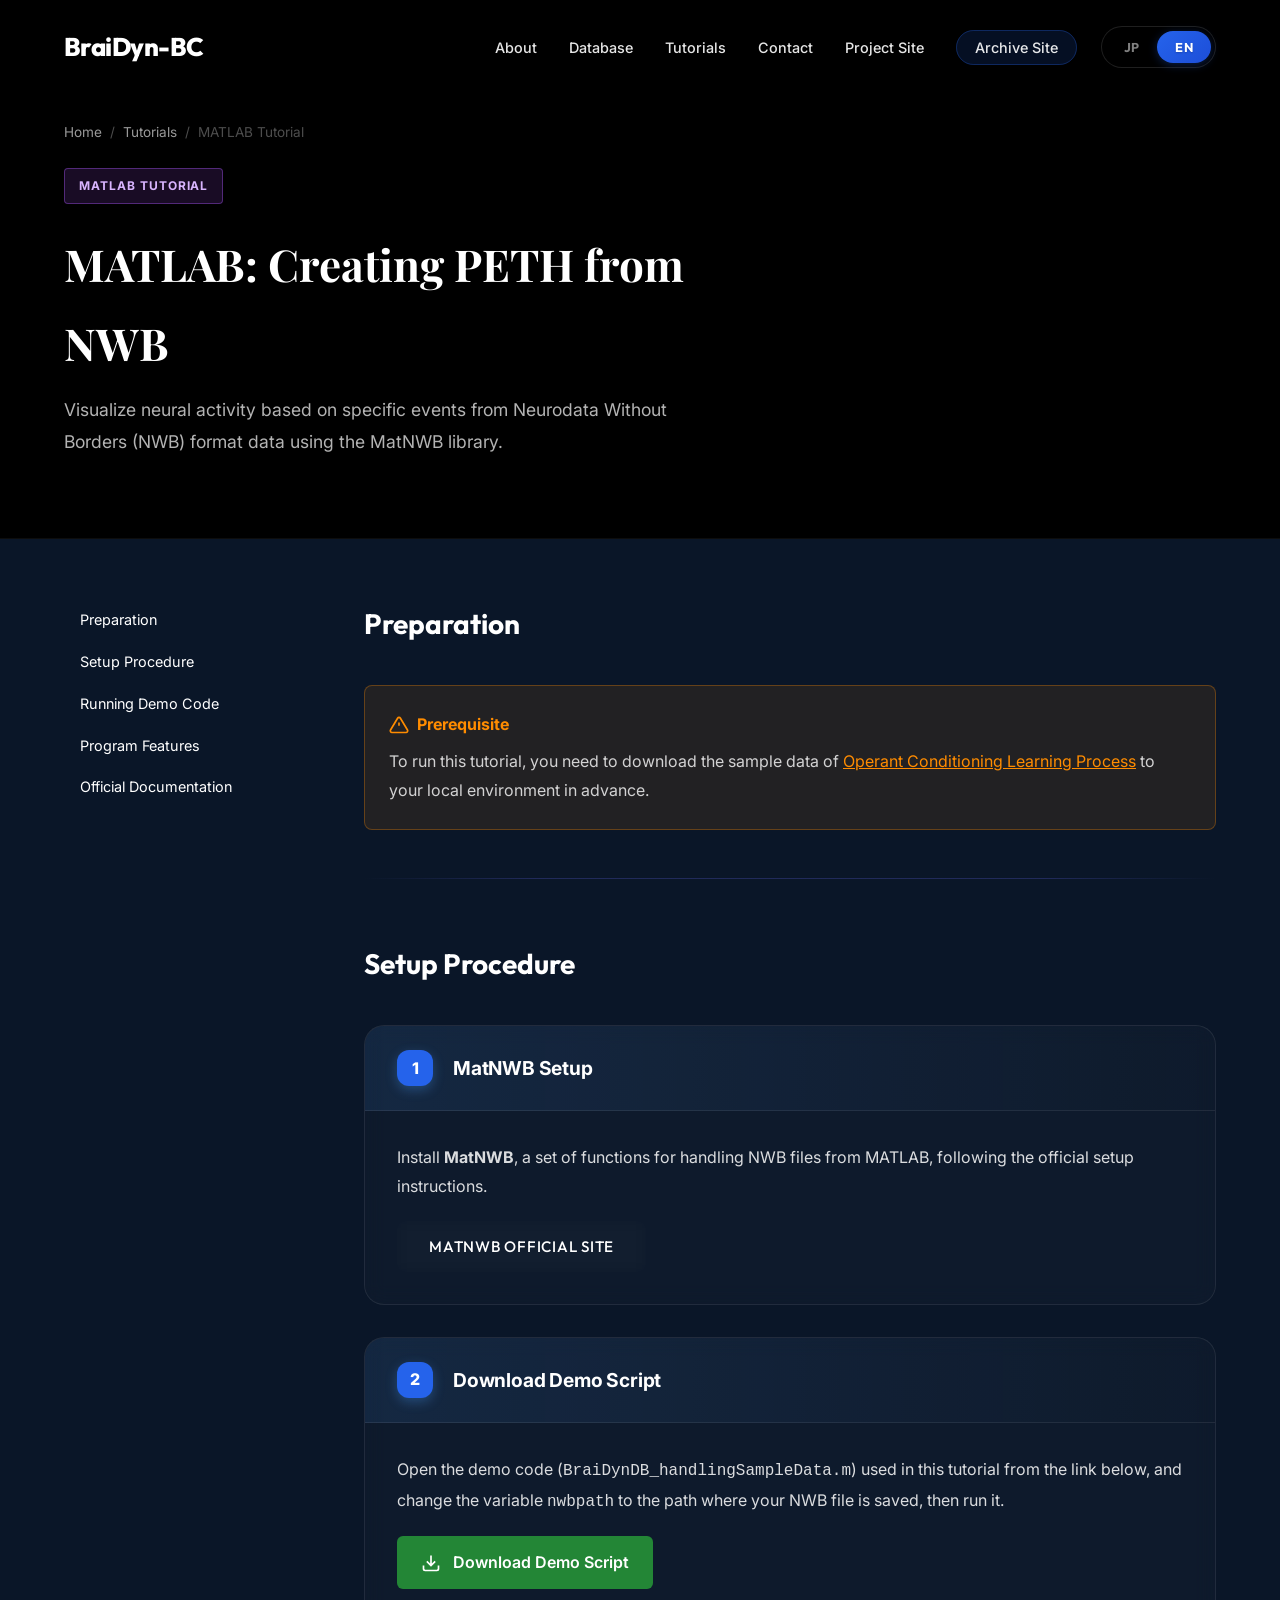
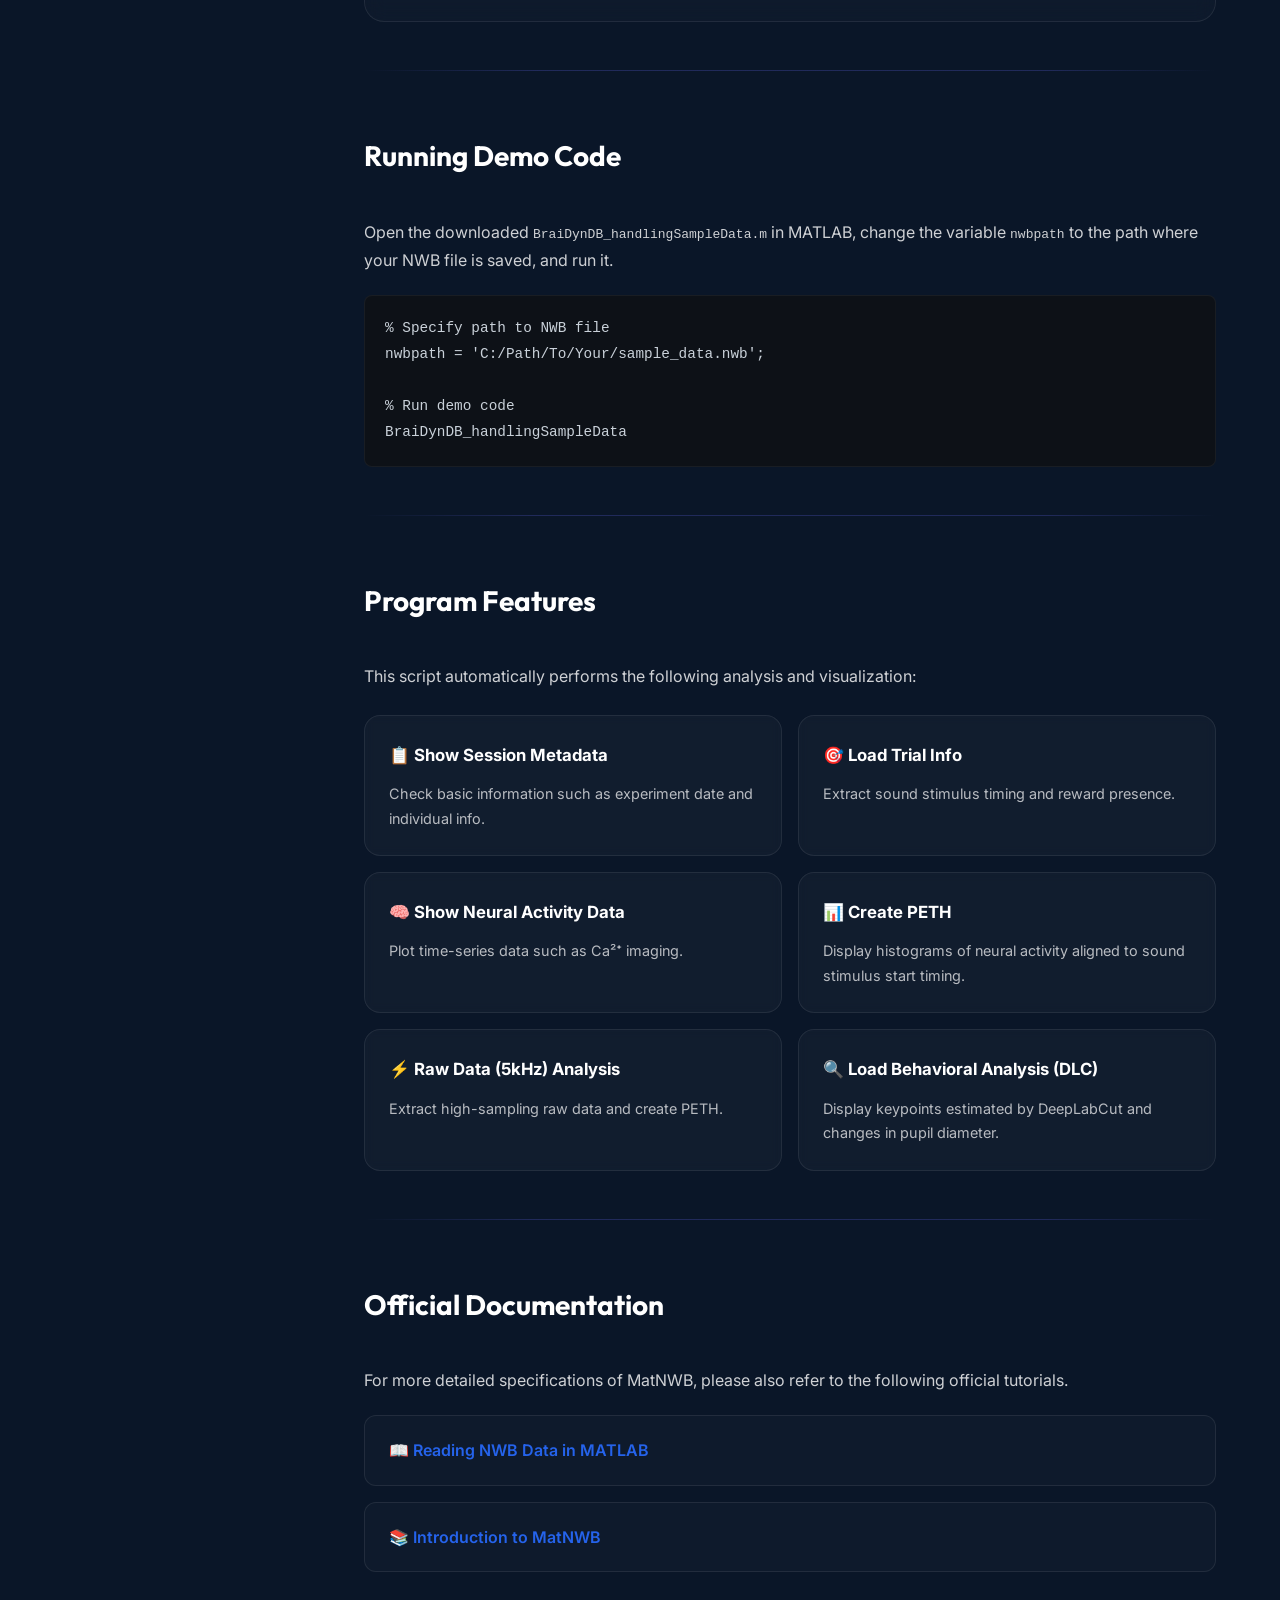
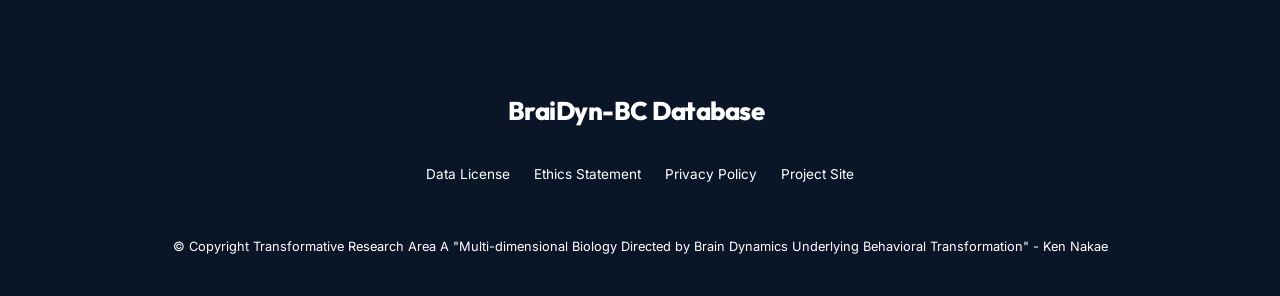
<file: pages/matlab-tutorial-peth.html>
﻿<!DOCTYPE html>
<html lang="en">

<head>
    <meta charset="UTF-8">
    <meta name="viewport" content="width=device-width, initial-scale=1.0">
    <title>MATLAB Tutorial: NWBからPETH作成 | BraiDyn-BC Database</title>
    <meta name="description" content="MATLABとMatNWBを使用してNWBファイルからPeri-Event Time Histogram (PETH)を作成するチュートリアル">

    <!-- Fonts -->
    <link rel="preconnect" href="https://fonts.googleapis.com">
    <link rel="preconnect" href="https://fonts.gstatic.com" crossorigin>
    <link
        href="https://fonts.googleapis.com/css2?family=Inter:wght@400;500;600;700&family=Noto+Sans+JP:wght@400;500;600;700&family=Outfit:wght@400;500;600;700&family=Playfair+Display:wght@700&display=swap"
        rel="stylesheet">

    <!-- Styles -->
    <link rel="stylesheet" href="../styles.css">
    <style>
        :root {
            --color-card-dark: rgba(255, 255, 255, 0.03);
            --color-card-border: rgba(255, 255, 255, 0.08);
            --color-code-bg: #0d1117;
            --font-serif: 'Playfair Display', serif;
        }

        /* Navbar Text Overrides for Dark Hero */
        .navbar .logo,
        .navbar .logo span {
            color: white !important;
        }

        .navbar .nav-links a {
            color: rgba(255, 255, 255, 0.9) !important;
        }

        .navbar .nav-links a:hover {
            color: var(--color-accent) !important;
        }

        .navbar .logo-icon svg {
            stroke: white !important;
        }

        .dataset-hero {
            padding: 120px 0 80px;
            background-color: #000000;
            /* Pure black background */
            border-bottom: 1px solid rgba(255, 255, 255, 0.05);
            color: white;
            position: relative;
            overflow: hidden;
        }

        .dataset-hero .container {
            position: relative;
            z-index: 10;
            display: grid;
            grid-template-columns: 1.4fr 1fr;
            gap: 60px;
            align-items: flex-end;
        }

        .hero-info-area {
            position: relative;
            z-index: 10;
        }

        .hero-visual-area {
            position: relative;
            display: flex;
            justify-content: flex-end;
            align-items: center;
        }

        .hero-visual-area img {
            width: 100%;
            max-width: 480px;
            height: auto;
            border-radius: 24px;
            /* Gradually fade edges into pure black background */
            mask-image: radial-gradient(circle at center, black 30%, transparent 92%);
            -webkit-mask-image: radial-gradient(circle at center, black 30%, transparent 92%);
            mix-blend-mode: lighten;
            filter: contrast(1.15) brightness(1.15);
            box-shadow: 0 0 120px rgba(168, 85, 247, 0.15);
            /* Soft, wider ambient glow */
            transform: perspective(1000px) rotateY(-8deg);
            transition: all 0.6s cubic-bezier(0.16, 1, 0.3, 1);
        }

        .hero-visual-area:hover img {
            transform: perspective(1000px) rotateY(0deg);
        }

        @media (max-width: 1100px) {
            .dataset-hero .container {
                grid-template-columns: 1fr;
                text-align: left;
                gap: 40px;
            }

            .hero-visual-area {
                justify-content: center;
            }

            .hero-visual-area img {
                max-width: 380px;
                transform: none;
            }
        }

        .breadcrumb {
            display: flex;
            gap: 8px;
            font-size: 0.85rem;
            color: rgba(255, 255, 255, 0.6);
            margin-bottom: 24px;
        }

        .breadcrumb a {
            color: rgba(255, 255, 255, 0.6);
            text-decoration: none;
            transition: color 0.2s;
        }

        .breadcrumb a:hover {
            color: #ffffff;
        }

        .breadcrumb span {
            color: rgba(255, 255, 255, 0.3);
        }

        .dataset-title-area h1 {
            font-family: var(--font-serif);
            font-size: clamp(2rem, 5vw, 2.75rem);
            margin-bottom: 12px;
            color: #ffffff;
            font-weight: 700;
        }

        .dataset-subtitle {
            font-size: 1.1rem;
            color: rgba(255, 255, 255, 0.7);
            font-weight: 400;
            max-width: 800px;
        }

        .dataset-hero .tutorial-badge {
            display: inline-block;
            padding: 6px 14px;
            border-radius: 4px;
            font-size: 0.75rem;
            font-weight: 700;
            text-transform: uppercase;
            letter-spacing: 0.08em;
            margin-bottom: 20px;
            background: rgba(168, 85, 247, 0.15);
            color: #d8b4fe;
            border: 1px solid rgba(168, 85, 247, 0.4);
        }

        .content-layout {
            display: grid;
            grid-template-columns: 240px 1fr;
            gap: 60px;
            padding: 60px 0;
        }

        .sticky-sidebar {
            position: sticky;
            top: 120px;
            height: fit-content;
        }

        .toc {
            list-style: none;
            padding: 0;
            border-left: 1px solid var(--color-border);
        }

        .toc li a {
            display: block;
            padding: 8px 16px;
            font-size: 0.9rem;
            color: var(--color-text-muted);
            transition: all 0.2s;
        }

        .toc li a:hover {
            color: var(--color-accent);
            border-left: 2px solid var(--color-accent);
            margin-left: -1px;
        }

        .tutorial-main h2 {
            font-family: var(--font-display);
            font-size: 1.75rem;
            margin-top: 60px;
            margin-bottom: 24px;
            padding-bottom: 12px;
            border-bottom: 1px solid var(--color-border);
        }

        .tutorial-main h2:first-child {
            margin-top: 0;
        }

        .tutorial-main h3 {
            font-size: 1.25rem;
            margin-top: 32px;
            margin-bottom: 16px;
            color: white;
        }

        .tutorial-main p {
            margin-bottom: 20px;
            color: rgba(255, 255, 255, 0.8);
            line-height: 1.8;
        }

        .instruction-card {
            background: var(--color-card-dark);
            border: 1px solid var(--color-card-border);
            border-radius: 12px;
            padding: 32px;
            margin-bottom: 40px;
        }

        .step-number {
            display: inline-flex;
            width: 28px;
            height: 28px;
            background: var(--color-accent);
            color: white;
            border-radius: 50%;
            align-items: center;
            justify-content: center;
            font-weight: 700;
            font-size: 0.9rem;
            margin-right: 12px;
        }

        .pre-requisite {
            background: rgba(255, 140, 0, 0.1);
            border: 1px solid rgba(255, 140, 0, 0.3);
            padding: 24px;
            border-radius: 8px;
            margin-bottom: 32px;
        }

        .pre-requisite h4 {
            color: #ff8c00;
            margin-bottom: 8px;
            display: flex;
            align-items: center;
            gap: 8px;
        }

        .code-block {
            background: var(--color-code-bg);
            padding: 20px;
            border-radius: 8px;
            font-family: 'Consolas', monospace;
            font-size: 0.9rem;
            color: #c9d1d9;
            margin-bottom: 24px;
            overflow-x: auto;
            border: 1px solid rgba(255, 255, 255, 0.05);
        }

        .btn-download {
            display: inline-flex;
            align-items: center;
            gap: 12px;
            background: #238636;
            color: white;
            padding: 12px 24px;
            border-radius: 6px;
            font-weight: 600;
            transition: filter 0.2s;
        }

        .btn-download:hover {
            filter: brightness(1.1);
        }

        .feature-list {
            display: grid;
            grid-template-columns: repeat(auto-fill, minmax(300px, 1fr));
            gap: 16px;
            margin-top: 24px;
        }

        .feature-item {
            background: rgba(255, 255, 255, 0.02);
            padding: 16px;
            border-radius: 8px;
            border: 1px solid var(--color-card-border);
            font-size: 0.9rem;
        }

        @media (max-width: 900px) {
            .content-layout {
                grid-template-columns: 1fr;
            }

            .sticky-sidebar {
                display: none;
            }
        }

        /* ===== Enhanced Styles ===== */

        /* Section Divider */
        .section-divider {
            height: 1px;
            background: linear-gradient(90deg, transparent, var(--color-accent-muted, rgba(99, 102, 241, 0.25)) 20%, var(--color-accent-muted, rgba(99, 102, 241, 0.25)) 80%, transparent);
            margin: 48px 0 32px;
        }

        /* Step Cards */
        .step-card {
            background: rgba(255, 255, 255, 0.02);
            border: 1px solid rgba(255, 255, 255, 0.08);
            border-radius: 20px;
            overflow: hidden;
            margin-bottom: 32px;
            transition: all 0.4s cubic-bezier(0.16, 1, 0.3, 1);
            backdrop-filter: blur(10px);
        }

        .step-card:hover {
            transform: translateY(-4px);
            background: rgba(255, 255, 255, 0.05);
            border-color: rgba(74, 158, 255, 0.3);
            box-shadow: 0 12px 32px rgba(0, 0, 0, 0.3);
        }

        .step-card-header {
            display: flex;
            align-items: center;
            gap: 20px;
            padding: 24px 32px;
            background: linear-gradient(90deg, rgba(74, 158, 255, 0.1) 0%, transparent 100%);
            border-bottom: 1px solid rgba(255, 255, 255, 0.08);
        }

        .step-card-number {
            width: 36px;
            height: 36px;
            border-radius: 12px;
            background: var(--color-accent);
            color: white;
            display: flex;
            align-items: center;
            justify-content: center;
            font-weight: 800;
            font-size: 1rem;
            box-shadow: 0 4px 12px rgba(74, 158, 255, 0.3);
        }

        .step-card-header h4 {
            font-size: 1.2rem;
            font-weight: 700;
            color: white;
            margin: 0;
            letter-spacing: -0.01em;
        }

        .step-card-body {
            padding: 32px;
        }

        .step-card-body p {
            font-size: 1rem;
            color: rgba(255, 255, 255, 0.85);
            line-height: 1.8;
            margin-bottom: 20px;
        }

        /* Feature Cards Enhanced */
        .feature-card {
            background: rgba(255, 255, 255, 0.03);
            border: 1px solid rgba(255, 255, 255, 0.08);
            border-radius: 16px;
            padding: 24px;
            transition: all 0.3s ease;
            backdrop-filter: blur(5px);
        }

        .feature-card:hover {
            transform: translateY(-5px);
            background: rgba(255, 255, 255, 0.06);
            border-color: var(--color-accent);
            box-shadow: 0 8px 24px rgba(74, 158, 255, 0.15);
        }

        .feature-card h5 {
            font-size: 1.05rem;
            font-weight: 700;
            color: white;
            margin: 0 0 12px;
            display: flex;
            align-items: center;
            gap: 10px;
        }

        .feature-card p {
            font-size: 0.9rem;
            color: rgba(255, 255, 255, 0.7);
            margin: 0;
            line-height: 1.7;
        }

        /* Resource Link Card */
        .resource-link-card {
            display: flex;
            align-items: center;
            gap: 16px;
            padding: 20px 24px;
            background: rgba(255, 255, 255, 0.02);
            border: 1px solid rgba(255, 255, 255, 0.08);
            border-radius: 12px;
            transition: all 0.3s ease;
            margin-bottom: 16px;
        }

        .resource-link-card:hover {
            background: rgba(74, 158, 255, 0.1);
            border-color: rgba(74, 158, 255, 0.4);
            transform: translateX(8px);
        }

        .resource-link-card a {
            color: var(--color-accent);
            font-weight: 600;
            font-size: 1rem;
            text-decoration: none;
        }
    </style>
</head>

<body>
    <!-- Navigation -->
    <nav class="navbar scrolled">
        <div class="container">
            <a href="../index.html" class="logo">
                <div class="logo-icon">
                    <svg viewBox="0 0 24 24" fill="none" stroke="currentColor" stroke-width="2">
                        <path d="M12 2C6.48 2 2 6.48 2 12s4.48 10 10 10 10-4.48 10-10S17.52 2 12 2z" />
                        <path d="M12 6c-3.31 0-6 2.69-6 6s2.69 6 6 6 6-2.69 6-6-2.69-6-6-6z" />
                        <path d="M12 10c-1.1 0-2 .9-2 2s.9 2 2 2 2-.9 2-2-.9-2-2-2z" />
                    </svg>
                </div>
                <span>BraiDyn-BC</span>
            </a>

            <ul class="nav-links">
                <li><a href="../index.html#about">About</a></li>
                <li><a href="../index.html#database">Database</a></li>
                <li><a href="../index.html#tutorials">Tutorials</a></li>
                <li><a href="../index.html#contact">Contact</a></li>
                <li><a href="https://braidyn-bc.jp/" target="_blank">Project Site</a></li>
                <li><a href="https://boatneck-weeder-7b7.notion.site/BraiDyn-BC-Database-1e972fb17ad1470b911aa108fb8c0713"
                        class="nav-cta" target="_blank" data-i18n="nav.archive">過去のサイト</a></li>
            </ul>
            <!-- Language Toggle -->
            <div class="lang-toggle" id="lang-toggle">
                <button class="lang-btn" data-lang="ja">JP</button>
                <button class="lang-btn active" data-lang="en">EN</button>
            </div>

            <div class="nav-toggle" id="nav-toggle">
                <span></span>
                <span></span>
                <span></span>
            </div>
        </div>
    </nav>

    <!-- Tutorial Hero -->
    <header class="dataset-hero">
        <div class="container">
            <div class="hero-info-area">
                <div class="breadcrumb">
                    <a href="../index.html">Home</a>
                    <span>/</span>
                    <a href="../index.html#tutorials">Tutorials</a>
                    <span>/</span>
                    <span>MATLAB Tutorial</span>
                </div>

                <div class="dataset-title-area">
                    <div style="display: flex; flex-direction: column; gap: 24px;">
                        <div>
                            <span class="tutorial-badge">MATLAB Tutorial</span>
                            <h1 data-i18n="tutorial1.title">NWBからPETHを作成する</h1>
                            <p class="dataset-subtitle" data-i18n="tutorial1.subtitle">
                                MatNWBライブラリを使用して、Neurodata Without Borders (NWB)形式のデータから特定のイベントに基づいた神経活動の可視化を行います。
                            </p>
                        </div>
                    </div>
                </div>
            </div>

        </div>
    </header>

    <div class="container">
        <div class="content-layout">
            <aside class="sticky-sidebar">
                <ul class="toc">
                    <li><a href="#prep" data-i18n="tutorial1.prep">準備</a></li>
                    <li><a href="#setup" data-i18n="tutorial1.setup">セットアップ手順</a></li>
                    <li><a href="#script" data-i18n="tutorial1.script_title">デモコードの実行</a></li>
                    <li><a href="#features" data-i18n="tutorial1.features_title">プログラムの機能</a></li>
                    <li><a href="#resources" data-i18n="tutorial1.resources_title">公式ドキュメント</a></li>
                </ul>
            </aside>

            <main class="tutorial-main">
                <section id="prep">
                    <h2 data-i18n="tutorial1.prep">準備</h2>
                    <div class="pre-requisite">
                        <h4>
                            <svg width="20" height="20" viewBox="0 0 24 24" fill="none" stroke="currentColor"
                                stroke-width="2">
                                <path
                                    d="M10.29 3.86L1.82 18a2 2 0 001.71 3h16.94a2 2 0 001.71-3L13.71 3.86a2 2 0 00-3.42 0zM12 9v4M12 17h.01" />
                            </svg>
                            <span data-i18n="tutorial1.prereq">事前確認</span>
                        </h4>
                        <p style="margin-bottom: 0;" data-i18n="tutorial1.prereq_desc">
                            本チュートリアルを実行するには、<a href="operant-conditioning-process.html"
                                style="color: #ff8c00; text-decoration: underline;">オペラント条件づけの学習過程</a>のサンプルデータをあらかじめローカル環境にダウンロードしておく必要があります。
                        </p>
                    </div>
                </section>

                <section id="setup">
                    <div class="section-divider"></div>
                    <h2 data-i18n="tutorial1.setup">セットアップ手順</h2>

                    <!-- Step 1 Card -->
                    <div class="step-card">
                        <div class="step-card-header">
                            <div class="step-card-number">1</div>
                            <h4 data-i18n="tutorial1.step1_title">MatNWBのセットアップ</h4>
                        </div>
                        <div class="step-card-body">
                            <p data-i18n="tutorial1.step1_desc">
                                NWBファイルをMATLABから取り扱うための関数群である<strong>MatNWB</strong>を、公式のセットアップ手順に従ってインストールします。
                            </p>
                            <a href="https://neurodatawithoutborders.github.io/matnwb/" class="btn btn-secondary"
                                target="_blank" data-i18n="tutorial1.btn_official_site">MatNWB 公式サイト</a>
                        </div>
                    </div>

                    <!-- Step 2 Card -->
                    <div class="step-card">
                        <div class="step-card-header">
                            <div class="step-card-number">2</div>
                            <h4 data-i18n="tutorial1.step2_title">デモスクリプトのダウンロード</h4>
                        </div>
                        <div class="step-card-body">
                            <p data-i18n="tutorial1.step2_desc">
                                以下のリンクから、本チュートリアルで使用するデモコード (<code>BraiDynDB_handlingSampleData.m</code>) を開き、以下の変数
                                <code>nwbpath</code>
                                を、お手元のNWBファイルが保存されているパスに変更して実行してください。
                            </p>
                            <a href="https://www.dropbox.com/scl/fi/fzws8va5y6xq8kzyvyj3c/BraiDynDB_handlingSampleData.m?rlkey=aofn0pyeziccivwwxgaonjywr&dl=1"
                                class="btn-download">
                                <svg width="20" height="20" viewBox="0 0 24 24" fill="none" stroke="currentColor"
                                    stroke-width="2">
                                    <path d="M21 15v4a2 2 0 01-2 2H5a2 2 0 01-2-2v-4M7 10l5 5 5-5M12 15V3" />
                                </svg>
                                <span data-i18n="tutorial1.btn_download_demo">デモコードをダウンロード</span>
                            </a>
                        </div>
                    </div>
                </section>

                <section id="script">
                    <div class="section-divider"></div>
                    <h2 data-i18n="tutorial1.script_title">デモコードの実行</h2>
                    <p data-i18n="tutorial1.script_desc">
                        MATLAB上でダウンロードした <code>BraiDynDB_handlingSampleData.m</code> を開き、以下の変数 <code>nwbpath</code>
                        を、お手元のNWBファイルが保存されているパスに変更して実行してください。
                    </p>
                    <div class="code-block" data-i18n="tutorial1.code_block">
                        % 読み込みたいNWBファイルへのパスを指定<br>
                        nwbpath = 'C:/Path/To/Your/sample_data.nwb';<br><br>
                        % デモコードの実行<br>
                        BraiDynDB_handlingSampleData
                    </div>
                </section>

                <section id="features">
                    <div class="section-divider"></div>
                    <h2 data-i18n="tutorial1.features_title">プログラムの機能</h2>
                    <p data-i18n="tutorial1.features_desc">このスクリプトでは、以下の解析と可視化を自動で行います：</p>
                    <div class="feature-list">
                        <div class="feature-card">
                            <h5 data-i18n="tutorial1.feat1_title">📋 セッションメタデータの表示</h5>
                            <p data-i18n="tutorial1.feat1_desc">実験日や個体情報などの基本情報を確認します。</p>
                        </div>
                        <div class="feature-card">
                            <h5 data-i18n="tutorial1.feat2_title">🎯 トライアル情報の取り込み</h5>
                            <p data-i18n="tutorial1.feat2_desc">音刺激のタイミングや報酬の有無などを抽出します。</p>
                        </div>
                        <div class="feature-card">
                            <h5 data-i18n="tutorial1.feat3_title">🧠 神経活動データの表示</h5>
                            <p data-i18n="tutorial1.feat3_desc">Ca²⁺イメージング等の時系列データをプロットします。</p>
                        </div>
                        <div class="feature-card">
                            <h5 data-i18n="tutorial1.feat4_title">📊 PETHの作成</h5>
                            <p data-i18n="tutorial1.feat4_desc">音刺激開始タイミングにアラインした神経活動のヒストグラムを表示します。</p>
                        </div>
                        <div class="feature-card">
                            <h5 data-i18n="tutorial1.feat5_title">⚡ 生データ(5kHz)の解析</h5>
                            <p data-i18n="tutorial1.feat5_desc">高サンプリングの生データの取り出しとPETH作成を行います。</p>
                        </div>
                        <div class="feature-card">
                            <h5 data-i18n="tutorial1.feat6_title">🔍 行動解析(DLC)の読み込み</h5>
                            <p data-i18n="tutorial1.feat6_desc">DeepLabCutで推定されたキーポイントや瞳孔径の変化を表示します。</p>
                        </div>
                    </div>
                </section>

                <section id="resources">
                    <div class="section-divider"></div>
                    <h2 data-i18n="tutorial1.resources_title">公式ドキュメント</h2>
                    <p data-i18n="tutorial1.resources_desc">MatNWBのより詳細な仕様については、以下の公式チュートリアルも併せて参照してください。</p>
                    <div class="resource-link-card">
                        <a href="https://neurodatawithoutborders.github.io/matnwb/tutorials/html/read_demo.html#H_01DD834C"
                            target="_blank">📖 Reading NWB Data in MATLAB</a>
                    </div>
                    <div class="resource-link-card">
                        <a href="https://neurodatawithoutborders.github.io/matnwb/tutorials/html/intro.html"
                            target="_blank">📚 Introduction to MatNWB</a>
                    </div>
                </section>
            </main>
        </div>
    </div>

    <!-- Footer -->
    <footer class="footer">
        <div class="container">
            <div class="footer-content">
                <a href="../index.html" class="logo">
                    <div class="logo-icon">
                        <svg viewBox="0 0 24 24" fill="none" stroke="currentColor" stroke-width="2">
                            <path d="M12 2C6.48 2 2 6.48 2 12s4.48 10 10 10 10-4.48 10-10S17.52 2 12 2z" />
                            <path d="M12 6c-3.31 0-6 2.69-6 6s2.69 6 6 6 6-2.69 6-6-2.69-6-6-6z" />
                            <path d="M12 10c-1.1 0-2 .9-2 2s.9 2 2 2 2-.9 2-2-.9-2-2-2z" />
                        </svg>
                    </div>
                    <span>BraiDyn-BC Database</span>
                </a>

                <ul class="footer-links">
                    <li><a href="index.html#license">Data License</a></li>
                    <li><a href="index.html#ethics">Ethics Statement</a></li>
                    <li><a href="index.html#privacy">Privacy Policy</a></li>
                    <li><a href="https://braidyn-bc.jp/" target="_blank">Project Site</a></li>
                </ul>

                <p class="copyright" data-i18n="footer.copyright">
                    © Copyright 学術変革領域A「行動変容を創発する脳ダイナミクスの解読と操作が開く多元生物学」総括班 分担者 中江 健
                </p>
            </div>
        </div>
    </footer>

    <!-- i18n Script -->
    <script src="../i18n.js"></script>
    <script>
        // Navbar scroll effect
        const navbar = document.querySelector('.navbar');
        if (navbar) {
            window.addEventListener('scroll', () => {
                if (window.scrollY > 50) {
                    navbar.classList.add('scrolled');
                } else {
                    navbar.classList.remove('scrolled');
                }
            });
        }

                // Mobile menu toggle
        const navToggle = document.getElementById('nav-toggle');
        const navLinks = document.querySelector('.nav-links');
        if (navToggle && navLinks) {
            const openMenu = () => {
                navLinks.classList.add('active');
                navToggle.classList.add('active');
                navToggle.setAttribute('aria-expanded', 'true');
                document.body.style.overflow = 'hidden';
                if (navbar) navbar.classList.add('menu-open');
            };
            const closeMenu = () => {
                navLinks.classList.remove('active');
                navToggle.classList.remove('active');
                navToggle.setAttribute('aria-expanded', 'false');
                document.body.style.overflow = '';
                if (navbar) navbar.classList.remove('menu-open');
            };

            navToggle.addEventListener('click', (e) => {
                e.stopPropagation();
                if (navLinks.classList.contains('active')) {
                    closeMenu();
                } else {
                    openMenu();
                }
            });

            // Close menu when clicking a link inside nav
            navLinks.querySelectorAll('a').forEach(link => {
                link.addEventListener('click', (e) => {
                    const href = link.getAttribute('href');
                    if (href && href.startsWith('#')) {
                        e.preventDefault();
                        e.stopImmediatePropagation();
                        closeMenu();
                        setTimeout(() => {
                            const target = document.querySelector(href);
                            if (target) {
                                target.scrollIntoView({ behavior: 'smooth', block: 'start' });
                            }
                        }, 10);
                    } else {
                        closeMenu();
                    }
                });
            });
        }
    </script>
</body>

</html>
</file>
<file: styles.css>
﻿:root {
  --color-bg: #0a1628;
  --color-bg-light: #0f1f35;
  --color-card: #ffffff;
  --color-text: #ffffff;
  --color-text-dark: #0f172a;
  --color-text-muted-dark: #475569;
  --color-border-dark: rgba(15, 23, 42, 0.15);
  --color-accent: #2563eb;
  --color-accent-glow: rgba(37, 99, 235, 0.1);
  --color-secondary: #00d2ff;
  --font-main: 'Inter', 'Noto Sans Jp', sans-serif;
  --font-display: 'Outfit', sans-serif;
  --font-serif: 'Playfair Display', 'Noto Serif JP', serif;
  --space-sm: 0.5rem;
  --space-md: 1.5rem;
  --space-lg: 2.5rem;
  --space-xl: 4rem;
  /* New Animation Variables */
  --anim-reveal: revealUp 0.8s cubic-bezier(0.16, 1, 0.3, 1) forwards;
}

@keyframes revealUp {
  from {
    opacity: 0;
    transform: translateY(30px);
  }

  to {
    opacity: 1;
    transform: translateY(0);
  }
}

@keyframes float {

  0%,
  100% {
    transform: translateY(0);
  }

  50% {
    transform: translateY(-10px);
  }
}

/* ---------- Reset ---------- */
* {
  margin: 0;
  padding: 0;
  box-sizing: border-box;
}

html {
  scroll-behavior: smooth;
  overflow-x: hidden;
}

body {
  font-family: var(--font-main);
  background: var(--color-bg);
  color: var(--color-text);
  line-height: 1.8;
  -webkit-font-smoothing: antialiased;
  -moz-osx-font-smoothing: grayscale;
  overflow-x: hidden;
}

a {
  color: inherit;
  text-decoration: none;
}

/* ---------- Layout ---------- */
.container {
  max-width: 1200px;
  margin: 0 auto;
  padding: 0 24px;
}

.section,
.updates {
  padding: 80px 0;
  opacity: 0;
  transform: translateY(30px);
  transition: all 0.8s cubic-bezier(0.16, 1, 0.3, 1);
}

.section.reveal,
.updates.reveal {
  opacity: 1;
  transform: translateY(0);
}

/* ---------- Navigation ---------- */
.navbar {
  position: fixed;
  top: 0;
  left: 0;
  right: 0;
  z-index: 1000;
  padding: 24px 0;
  background: transparent;
  transition: all 0.4s cubic-bezier(0.16, 1, 0.3, 1);
  border-bottom: 1px solid transparent;
}

.navbar.scrolled {
  padding: 12px 0;
  background: rgba(10, 22, 40, 0.85);
  backdrop-filter: blur(20px);
  border-bottom: 1px solid var(--color-border);
}

/* Disable backdrop-filter when mobile menu is open to prevent position: fixed viewport bug */
.navbar.menu-open {
  backdrop-filter: none !important;
  -webkit-backdrop-filter: none !important;
  background: transparent !important;
  border-bottom-color: transparent !important;
}

.navbar .container {
  display: flex;
  align-items: center;
  gap: 24px;
  /* Reduced gap to bring menu closer to logo */
}

.logo {
  display: flex;
  align-items: center;
  font-family: var(--font-display);
  font-weight: 800;
  font-size: 1.6rem;
  letter-spacing: -0.02em;
  color: #ffffff;
  transition: opacity 0.3s ease;
  margin-right: 8px;
}

.logo:hover {
  opacity: 0.8;
}

.logo-text {
  display: flex;
  flex-direction: column;
  line-height: 1;
}

.logo-main {
  font-size: 1.2rem;
  font-weight: 700;
}

.logo-sub {
  font-family: var(--font-display);
  font-size: 0.7rem;
  font-weight: 500;
  text-transform: uppercase;
  letter-spacing: 0.1em;
  opacity: 0.7;
  margin-top: 2px;
}



.nav-links {
  display: flex;
  align-items: center;
  gap: 32px;
  list-style: none;
  margin-left: auto;
  /* Push nav links to the right */
}

.nav-links a {
  font-size: 0.9rem;
  font-weight: 500;
  color: rgba(255, 255, 255, 0.7);
  transition: all 0.2s ease;
  position: relative;
}

.nav-links a:not(.nav-cta):hover {
  color: #ffffff;
}

/* Hover underline effect */
.nav-links a:not(.nav-cta)::after {
  content: '';
  position: absolute;
  bottom: -4px;
  left: 0;
  width: 0;
  height: 2px;
  background: var(--color-accent);
  transition: width 0.3s ease;
  border-radius: 2px;
}

.nav-links a:not(.nav-cta):hover::after {
  width: 100%;
}

.nav-cta {
  background: rgba(37, 99, 235, 0.15);
  border: 1px solid rgba(37, 99, 235, 0.3);
  color: #60a5fa !important;
  padding: 8px 18px;
  border-radius: 20px;
  font-weight: 600;
  transition: all 0.3s ease;
}

.nav-cta:hover {
  background: var(--color-accent);
  color: white !important;
  border-color: var(--color-accent);
  box-shadow: 0 4px 14px rgba(37, 99, 235, 0.4);
  transform: translateY(-1px);
}

/* Language Toggle */
.lang-toggle {
  /* margin-left removed to keep it next to nav-links */
  display: flex;
  align-items: center;
  background: rgba(0, 0, 0, 0.4);
  border: 1px solid rgba(255, 255, 255, 0.12);
  border-radius: 30px;
  padding: 4px;
  gap: 0;
  backdrop-filter: blur(12px);
  -webkit-backdrop-filter: blur(12px);
  box-shadow: 0 4px 12px rgba(0, 0, 0, 0.1);
}

.lang-btn {
  padding: 8px 18px;
  font-size: 0.8rem;
  font-weight: 700;
  font-family: var(--font-display);
  letter-spacing: 0.02em;
  color: rgba(255, 255, 255, 0.5);
  background: transparent;
  border: none;
  border-radius: 24px;
  cursor: pointer;
  transition: all 0.3s cubic-bezier(0.16, 1, 0.3, 1);
}

.lang-btn:hover {
  color: rgba(255, 255, 255, 0.9);
}

.lang-btn.active {
  background: linear-gradient(135deg, var(--color-accent) 0%, #1d4ed8 100%);
  color: #ffffff;
  box-shadow: 0 2px 10px rgba(37, 99, 235, 0.3);
  text-shadow: 0 1px 2px rgba(0, 0, 0, 0.2);
}

.nav-toggle {
  display: none;
  flex-direction: column;
  gap: 5px;
  cursor: pointer;
  padding: 8px;
  z-index: 1001;
}

.nav-toggle span {
  width: 24px;
  height: 2px;
  background: white;
  transition: all 0.3s ease;
  transform-origin: center;
}

/* Hamburger to X animation */
.nav-toggle.active span:nth-child(1) {
  transform: rotate(45deg) translate(5px, 5px);
}

.nav-toggle.active span:nth-child(2) {
  opacity: 0;
}

.nav-toggle.active span:nth-child(3) {
  transform: rotate(-45deg) translate(5px, -5px);
}

/* Mobile Navigation */
@media (max-width: 768px) {
  .container {
    padding: 0 16px;
  }

  .navbar .container {
    gap: 12px;
  }

  .nav-toggle {
    display: flex;
    flex-shrink: 0;
  }

  .nav-links {
    display: none;
    position: fixed;
    top: 0;
    left: 0;
    right: 0;
    bottom: 0;
    height: 100vh;
    height: 100dvh;
    height: -webkit-fill-available;
    background: rgba(10, 22, 40, 0.98);
    backdrop-filter: blur(20px);
    -webkit-backdrop-filter: blur(20px);
    flex-direction: column;
    justify-content: center;
    align-items: center;
    gap: 32px;
    z-index: 1002;
    padding: 80px 20px;
    overflow-y: auto;
    -webkit-overflow-scrolling: touch;
  }

  .nav-links.active {
    display: flex;
  }

  .nav-links a {
    font-size: 1.2rem;
    color: rgba(255, 255, 255, 0.9);
  }

  .nav-links a:not(.nav-cta)::after {
    display: none;
  }

  .nav-cta {
    margin-top: 16px;
  }

  .lang-toggle {
    position: relative;
    z-index: 1003;
    margin-left: auto;
    flex-shrink: 0;
  }

  .nav-toggle {
    z-index: 1003;
  }
}

/* ---------- Hero ---------- */
.hero {
  height: 90vh;
  min-height: 650px;
  display: flex;
  align-items: center;
  position: relative;
  background-color: #000000;
  /* Pure black background */
  color: #ffffff;
  overflow: hidden;
}

.hero-bg-visual {
  position: absolute;
  inset: -50px;
  /* Oversize for safe panning */
  background: #000000;
  /* Pure black */
  z-index: 0;
  animation: hero-pan-zoom 30s ease-in-out infinite;
  opacity: 1;
  will-change: transform;
}

@keyframes hero-pan-zoom {
  0% {
    transform: scale(1.05) translate(0, 0) rotate(0deg);
  }

  25% {
    transform: scale(1.15) translate(-1%, 2%) rotate(1deg);
  }

  50% {
    transform: scale(1.1) translate(1%, -1%) rotate(-1deg);
  }

  75% {
    transform: scale(1.2) translate(-2%, -2%) rotate(0.5deg);
  }

  100% {
    transform: scale(1.05) translate(0, 0) rotate(0deg);
  }
}



.hero-bg-overlay {
  position: absolute;
  inset: 0;
  /* Darker gradient for better blending */
  background:
    radial-gradient(circle at center, rgba(0, 0, 0, 0.45) 0%, rgba(0, 0, 0, 0.85) 100%),
    linear-gradient(180deg, rgba(0, 0, 0, 0.3) 0%, transparent 40%, transparent 60%, rgba(0, 0, 0, 0.9) 100%);
  z-index: 1;
  animation: overlay-pulse 10s ease-in-out infinite;
}

@keyframes overlay-pulse {

  0%,
  100% {
    opacity: 0.8;
  }

  50% {
    opacity: 1;
  }
}



.hero-mesh {
  position: absolute;
  inset: 0;
  background-image:
    linear-gradient(rgba(255, 255, 255, 0.03) 1px, transparent 1px),
    linear-gradient(90deg, rgba(255, 255, 255, 0.03) 1px, transparent 1px);
  background-size: 50px 50px;
  z-index: 2;
  pointer-events: none;
}

.hero-container {
  position: relative;
  z-index: 20;
  /* Ensure content sits above scroll indicator */
  width: 100%;
}

.hero-content {
  max-width: 800px;
  /* Increased to allow better flow for large titles */
  text-align: left;
  display: flex;
  flex-direction: column;
  align-items: flex-start;
  position: relative;
  z-index: 10;
  padding: 140px 0 100px;
  /* Increased top padding to avoid navbar collision */
}

.hero-split {
  display: grid;
  grid-template-columns: 1fr 1fr;
  align-items: center;
  gap: 40px;
  width: 100%;
}

.hero-image-v2 {
  position: relative;
  display: flex;
  justify-content: center;
  align-items: center;
  z-index: 5;
}

.hero-image-v2 img {
  width: 100%;
  max-width: 640px;
  height: auto;
  border-radius: 24px;
  /* Even more gradual mask for perfect transition */
  mask-image: radial-gradient(circle at center, black 30%, transparent 92%);
  -webkit-mask-image: radial-gradient(circle at center, black 30%, transparent 92%);
  /* helping dark parts blend into black while highlights pop */
  mix-blend-mode: lighten;
  /* Often cleaner than screen on pure black background */
  filter: contrast(1.15) brightness(1.15);
  box-shadow:
    0 0 120px rgba(37, 99, 235, 0.15);
  /* More subtle, wider glow */
}



.hero-badge-fancy {
  display: inline-flex;
  align-items: center;
  gap: 8px;
  font-family: var(--font-display);
  font-size: 0.7rem;
  font-weight: 600;
  color: rgba(255, 255, 255, 1);
  text-transform: uppercase;
  letter-spacing: 0.15em;
  margin-bottom: 32px;
  padding: 10px 24px;
  border: 1px solid rgba(255, 255, 255, 0.3);
  background: linear-gradient(135deg, rgba(255, 255, 255, 0.1), rgba(255, 255, 255, 0.05));
  border-radius: 50px;
  backdrop-filter: blur(10px);
  transition: all 0.3s ease;
  box-shadow: 0 4px 15px rgba(0, 0, 0, 0.1);
}

.hero-badge-fancy:hover {
  background: linear-gradient(135deg, rgba(255, 255, 255, 0.15), rgba(255, 255, 255, 0.08));
  border-color: rgba(255, 255, 255, 0.4);
  transform: translateY(-2px);
}

.hero-badge-fancy::before {
  content: '';
  width: 6px;
  height: 6px;
  background: rgba(37, 99, 235, 0.8);
  border-radius: 50%;
  animation: pulse 2s ease-in-out infinite;
  box-shadow: 0 0 10px rgba(37, 99, 235, 0.5);
}

@keyframes pulse {

  0%,
  100% {
    opacity: 1;
    transform: scale(1);
  }

  50% {
    opacity: 0.6;
    transform: scale(0.9);
  }
}

.hero h1 {
  display: flex;
  flex-direction: column;
  line-height: 1.1;
  margin-bottom: 28px;
  align-items: flex-start;
}

.title-main {
  font-family: var(--font-serif);
  font-size: clamp(2.5rem, 6.5vw, 5rem);
  font-weight: 300;
  color: #ffffff;
  letter-spacing: -0.01em;
  text-shadow:
    0 2px 10px rgba(0, 0, 0, 0.5),
    0 4px 30px rgba(0, 0, 0, 0.4);
  margin-bottom: 4px;
  white-space: nowrap;
}

@media (max-width: 600px) {
  .title-main {
    white-space: normal;
  }
}

.title-sub {
  font-family: var(--font-display);
  font-size: clamp(1rem, 2.5vw, 1.8rem);
  font-weight: 500;
  text-transform: uppercase;
  letter-spacing: 0.5em;
  color: rgba(255, 255, 255, 0.85);
  margin-top: 0;
}





.hero-subtitle {
  font-size: 1.15rem;
  color: rgba(255, 255, 255, 0.9);
  max-width: 800px;
  /* Increased from 650px to prevent wrapping */
  margin: 0 0 40px 0;
  /* Left aligned margin */
  line-height: 1.8;
  letter-spacing: 0.02em;
  font-weight: 400;
  text-align: left;
  text-shadow: 0 2px 8px rgba(0, 0, 0, 0.5);
}

.hero-scroll-indicator {
  position: absolute;
  bottom: 40px;
  left: 50%;
  transform: translateX(-50%);
  display: flex;
  flex-direction: column;
  align-items: center;
  gap: 16px;
  z-index: 10;
}

.scroll-text {
  font-size: 0.75rem;
  font-weight: 800;
  color: rgba(255, 255, 255, 0.5);
  letter-spacing: 0.2em;
  text-transform: uppercase;
}

.scroll-line {
  width: 1px;
  height: 60px;
  background: linear-gradient(to bottom, var(--color-accent), transparent);
  position: relative;
  overflow: hidden;
}

.scroll-line::after {
  content: '';
  position: absolute;
  top: 0;
  left: 0;
  width: 100%;
  height: 30%;
  background: #fff;
  animation: scroll-anim 2s infinite ease-in-out;
}

@keyframes scroll-anim {
  0% {
    transform: translateY(-100%);
  }

  100% {
    transform: translateY(330%);
  }
}

@media (max-width: 1024px) {
  .hero {
    height: auto;
    min-height: auto;
    padding-top: 100px;
    padding-bottom: 60px;
  }

  .hero-split {
    grid-template-columns: 1fr;
    gap: 40px;
    text-align: center;
  }

  .hero-content {
    max-width: 100%;
    align-items: center;
    text-align: center;
    padding: 0;
  }

  .hero h1 {
    align-items: center;
  }

  .hero-subtitle {
    margin: 0 auto 40px auto;
    text-align: center;
  }

  .hero-actions {
    display: flex;
    justify-content: center;
    width: 100%;
  }

  .hero-image-v2 img {
    max-width: 400px;
    transform: none;
  }
}

@media (max-width: 768px) {
  .hero {
    text-align: center;
    justify-content: center;
    background-image:
      radial-gradient(circle at center, rgba(5, 13, 26, 0.85) 0%, rgba(5, 13, 26, 0.95) 100%),
      url('./images/hero_neural_right.jpg');
    background-position: center;
    background-size: cover;
  }

  .hero-bg-overlay {
    background: linear-gradient(180deg, rgba(5, 13, 26, 0.8) 0%, #050d1a 100%);
  }

  .hero-content {
    max-width: 100%;
    text-align: center;
    display: flex;
    flex-direction: column;
    align-items: center;
  }

  .hero-badge-fancy {
    padding-left: 0;
  }

  .hero-badge-fancy::before {
    display: none;
  }

  .hero-subtitle {
    margin-left: auto;
    margin-right: auto;
  }

  .hero-actions {
    justify-content: center;
    width: 100%;
  }
}

/* ---------- Hero Actions (Sophisticated/Tech) ---------- */
.hero-actions {
  display: flex;
  justify-content: flex-start;
  gap: 20px;
  margin-top: 32px;
}

@media (max-width: 600px) {
  .hero-actions {
    flex-direction: column;
    align-items: center;
    justify-content: center;
    padding: 0;
    gap: 16px;
    width: 100%;
  }

  .btn-pill-premium {
    min-width: auto;
    width: calc(100% - 40px);
    max-width: 320px;
    margin: 0 auto;
    padding: 20px 40px;
  }
}

/* Base Button Style */
.btn {
  display: inline-flex;
  align-items: center;
  justify-content: center;
  gap: 10px;
  padding: 12px 32px;
  border-radius: 8px;
  /* Tech/Clean look */
  font-weight: 500;
  font-size: 0.95rem;
  font-family: var(--font-display);
  letter-spacing: 0.05em;
  transition: all 0.3s cubic-bezier(0.23, 1, 0.32, 1);
  position: relative;
  overflow: hidden;
  text-decoration: none;
  cursor: pointer;
  text-transform: uppercase;
  /* Adds a bit of scientific rigidity */
  backdrop-filter: blur(8px);
}

.btn svg {
  width: 18px;
  height: 18px;
  transition: transform 0.3s ease;
}

/* Primary Button (View Database) - Modern Bold Style */
.btn-primary {
  background: var(--color-accent);
  border: 1px solid var(--color-accent);
  color: #ffffff;
  box-shadow: 0 4px 15px rgba(74, 158, 255, 0.3),
    0 0 0 1px rgba(255, 255, 255, 0.1) inset;
  font-weight: 600;
}

.btn-primary:hover {
  background: #3b82f6;
  /* Slightly darker/richer blue */
  border-color: #3b82f6;
  color: #ffffff;
  box-shadow: 0 8px 25px rgba(59, 130, 246, 0.5);
  transform: translateY(-3px) scale(1.02);
}

.btn-primary:hover svg {
  transform: scale(1.1) rotate(15deg);
  stroke: #ffffff;
}

/* Pill Premium Button */
/* Pill Premium Button - Transparent & Elegant */
.btn-pill-premium {
  display: inline-flex;
  flex-direction: column;
  align-items: center;
  justify-content: center;
  gap: 4px;
  padding: 24px 80px;
  background: rgba(255, 255, 255, 0.1);
  border: 1px solid rgba(255, 255, 255, 0.6);
  border-radius: 100px;
  color: #ffffff;
  transition: all 0.3s cubic-bezier(0.16, 1, 0.3, 1);
  text-transform: none;
  box-shadow: 0 4px 30px rgba(0, 0, 0, 0.1);
  backdrop-filter: blur(8px);
  -webkit-backdrop-filter: blur(8px);
  cursor: pointer;
  position: relative;
  z-index: 50;
  text-decoration: none;
  min-width: 320px;
}

.btn-pill-premium:hover {
  background: rgba(255, 255, 255, 0.2);
  transform: translateY(-2px);
  border-color: rgba(255, 255, 255, 0.9);
  box-shadow: 0 10px 40px rgba(0, 0, 0, 0.2);
}

.btn-pill-premium::after {
  content: none;
  /* Remove arrow */
}

.btn-top-label {
  display: block;
  font-family: var(--font-display);
  font-size: 0.9rem;
  font-weight: 500;
  letter-spacing: 0.05em;
  opacity: 0.9;
}

.btn-main-label {
  font-family: var(--font-serif);
  font-size: 2.2rem;
  font-weight: 700;
  line-height: 1.1;
  letter-spacing: -0.01em;
}

.btn-secondary:hover svg {
  transform: translateX(4px);
}

/* Outline Button (Generic) */
.btn-outline {
  background: transparent;
  border: 1px solid rgba(74, 158, 255, 0.3);
  padding: 10px 24px;
  font-size: 0.9rem;
  text-transform: none;
  /* Keep generic buttons normal case */
  letter-spacing: normal;
  border-radius: 6px;
}

.btn-outline:hover {
  background: rgba(255, 255, 255, 0.05);
}

/* Remove old animations or redefine if needed, currently clean interactions are preferred */


.hero-stats {
  display: flex;
  justify-content: center;
  gap: 48px;
  margin-top: 64px;
  padding-top: 48px;
  border-top: 1px solid var(--color-border);
  flex-wrap: wrap;
}

.stat-item {
  text-align: center;
}

.stat-value {
  display: block;
  font-family: var(--font-display);
  font-size: 2rem;
  font-weight: 600;
  color: var(--color-accent);
}

.stat-label {
  font-size: 0.8rem;
  color: var(--color-text-muted);
  text-transform: uppercase;
  letter-spacing: 0.1em;
}

/* ---------- Compact Updates Section ---------- */
.updates {
  background: #f8fafc;
  border-top: 1px solid #e2e8f0;
  border-bottom: 1px solid #e2e8f0;
}

.updates-container {
  max-width: 800px;
  margin: 0 auto;
}

.update-timeline-large {
  list-style: none;
  padding: 0;
  margin: 0;
}

.update-timeline-large li {
  position: relative;
  padding: 20px 24px;
  background: #ffffff;
  border: 1px solid rgba(10, 22, 40, 0.12);
  border-radius: 12px;
  margin-bottom: 12px;
  display: flex;
  align-items: center;
  gap: 24px;
  box-shadow: 0 2px 8px rgba(0, 0, 0, 0.03);
}

.update-timeline-large li:last-child {
  margin-bottom: 0;
}

.update-timeline-large li::before {
  display: none;
}



.update-date {
  font-family: var(--font-display);
  font-size: 0.9rem;
  color: var(--color-text-muted-dark);
  font-weight: 500;
  min-width: 100px;
}

.update-content {
  display: flex;
  align-items: center;
  gap: 16px;
  flex: 1;
}

.update-timeline-large li:hover .update-content {
  transform: translateX(4px);
}

.category-tag {
  font-size: 0.7rem;
  font-weight: 700;
  text-transform: uppercase;
  padding: 4px 10px;
  border-radius: 4px;
  letter-spacing: 0.05em;
  flex-shrink: 0;
}

.category-tag.data {
  background: rgba(0, 210, 255, 0.1);
  color: var(--color-secondary);
}

.category-tag.tutorial {
  background: rgba(74, 158, 255, 0.1);
  color: var(--color-accent);
}

.update-text {
  font-size: 1rem;
  color: var(--color-text-dark);
  font-weight: 500;
}

@media (max-width: 600px) {
  .update-content {
    flex-direction: column;
    align-items: flex-start;
    gap: 8px;
  }
}

/* ---------- Section Header ---------- */
.section-header {
  margin-bottom: 64px;
}

.section-header.center {
  text-align: center;
}

.section-header.center .section-label {
  justify-content: center;
}

.section-label {
  display: inline-flex;
  align-items: center;
  gap: 10px;
  font-size: 0.75rem;
  font-weight: 700;
  color: #1e3a8a;
  text-transform: uppercase;
  letter-spacing: 0.15em;
  margin-bottom: 24px;
  padding: 0;
  background: transparent;
  border-radius: 0;
  box-shadow: none;
}

.section-header h2 {
  font-family: var(--font-serif);
  font-size: clamp(2rem, 5vw, 3rem);
  font-weight: 600;
  line-height: 1.3;
  margin-bottom: 24px;
  letter-spacing: -0.01em;
  color: #1e3a8a;
}

.about .section-header h2 {
  background: none;
  -webkit-text-fill-color: #111827;
}

.section-header p {
  color: #4b5563;
  max-width: 800px;
  font-size: 1.05rem;
  line-height: 1.7;
  text-wrap: balance;
  letter-spacing: 0;
  font-weight: 400;
}

.section-header.center p {
  margin: 0 auto;
}

/* ---------- About Section ---------- */
.about {
  background: var(--color-bg);
}

.about-grid {
  display: grid;
  grid-template-columns: 1.2fr 2fr;
  gap: 64px;
  align-items: start;
}

.about-content {
  display: flex;
  flex-direction: column;
  gap: 20px;
}

.about-card {
  background: white;
  color: var(--color-text-dark);
  border-radius: 12px;
  padding: 32px;
  box-shadow: 0 4px 20px rgba(0, 0, 0, 0.2);
}

.about-card h3 {
  font-family: var(--font-display);
  font-size: 1.2rem;
  font-weight: 700;
  margin-bottom: 16px;
  color: var(--color-text-dark);
}

.about-card h3::before {
  display: none;
}

.about-card p {
  font-size: 0.95rem;
  color: var(--color-text-muted-dark);
}

/* ---------- Introduction (Simple Text Style) ---------- */
.about {
  background-color: #ffffff;
  color: #111827;
  padding: 100px 0;
  border-bottom: 1px solid #e5e7eb;
}

.about-simple-wrapper {
  max-width: 800px;
  margin: 0 auto;
  padding: 0 24px;
}

.about-simple-header {
  margin-bottom: 48px;
  text-align: left;
  border-top: 1px solid #e5e7eb;
  padding-top: 48px;
}

.section-label-simple {
  display: block;
  font-family: var(--font-display);
  font-size: 0.75rem;
  font-weight: 700;
  color: #1e3a8a;
  text-transform: uppercase;
  letter-spacing: 0.1em;
  margin-bottom: 16px;
}

.about-simple-header h2 {
  font-family: var(--font-serif);
  font-size: clamp(2rem, 5vw, 3rem);
  font-weight: 600;
  color: #1e3a8a;
  line-height: 1.3;
}

.about-simple-text p {
  font-size: 1.05rem;
  line-height: 2;
  /* Increased line-height for elegance */
  color: #1f2937;
  margin-bottom: 32px;
  max-width: 100%;
}

/* Stylish First Paragraph Lead-in Removed */

.about-simple-text p:last-child {
  margin-bottom: 0;
}

.about-simple-text a {
  color: #1e3a8a;
  text-decoration: underline;
  text-underline-offset: 4px;
  text-decoration-thickness: 1px;
}

.about-simple-text strong {
  color: #111827;
  font-weight: 600;
}

@media (min-width: 768px) {
  .about-simple-wrapper {
    display: grid;
    grid-template-columns: 1fr 1.5fr;
    gap: 80px;
    /* Increased gap for better breathing room */
    align-items: start;
    max-width: 1200px;
  }

  .about-simple-header {
    border-top: none;
    padding-top: 0;
    margin-bottom: 0;
    position: relative;
  }

  /* Decorative Line */
  .about-simple-header::before {
    content: '';
    position: absolute;
    top: -20px;
    left: 0;
    width: 60px;
    height: 3px;
    background: linear-gradient(90deg, var(--color-accent), transparent);
  }

  /* Decorative Background Circle */
  .about-simple-header::after {
    content: '';
    position: absolute;
    top: -100px;
    left: -100px;
    width: 300px;
    height: 300px;
    background: radial-gradient(circle, rgba(37, 99, 235, 0.03) 0%, transparent 70%);
    z-index: -1;
    border-radius: 50%;
  }

  .about-simple-text {
    position: relative;
    padding-left: 40px;
    border-left: 1px solid rgba(0, 0, 0, 0.05);
    /* Magazine-style separator */
  }
}

/* ---------- Database Section ---------- */
.database {
  background: #f8fafc;
  border-bottom: none;
  padding: 100px 0;
}

.database-grid {
  max-width: 1100px;
  margin: 0 auto;
}

/* ---- Featured Dataset Card ---- */
.featured-dataset-card {
  display: block;
  background: #ffffff;
  border-radius: 20px;
  overflow: hidden;
  border: 1px solid #e2e8f0;
  box-shadow: 0 1px 3px rgba(0, 0, 0, 0.04);
  transition: all 0.4s cubic-bezier(0.16, 1, 0.3, 1);
  color: inherit;
  text-decoration: none;
  position: relative;
}

.featured-dataset-card:hover {
  border-color: #cbd5e1;
  box-shadow: 0 8px 30px rgba(0, 0, 0, 0.08);
  transform: translateY(-2px);
}

/* Accent Bar */
.featured-accent-bar {
  height: 4px;
  background: linear-gradient(90deg, #1e3a8a, #3b82f6, #93c5fd);
}

/* Content Wrapper */
.featured-content {
  padding: 36px 40px 32px;
}

/* Top Section */
.featured-top {
  margin-bottom: 28px;
}

.featured-badge-row {
  display: flex;
  align-items: center;
  justify-content: space-between;
  margin-bottom: 20px;
}

.featured-date {
  display: inline-flex;
  align-items: center;
  gap: 6px;
  font-size: 0.9rem;
  color: #64748b;
  font-weight: 600;
  font-family: var(--font-display);
}

.featured-date svg {
  opacity: 0.6;
}

.featured-title {
  font-family: var(--font-serif);
  font-size: 1.75rem;
  font-weight: 700;
  color: #0f172a;
  line-height: 1.3;
  letter-spacing: -0.02em;
  margin: 0 0 6px;
}

.featured-subtitle {
  font-size: 0.9rem;
  color: #94a3b8;
  font-family: var(--font-display);
  font-weight: 500;
  margin: 0;
  letter-spacing: 0.01em;
}

/* Stats Row */
.featured-stats-row {
  display: flex;
  align-items: stretch;
  background: #f8fafc;
  border-radius: 14px;
  border: 1px solid #f1f5f9;
  padding: 20px 8px;
  margin-bottom: 24px;
}

.fstat-item {
  flex: 1;
  display: flex;
  flex-direction: column;
  align-items: center;
  justify-content: center;
  gap: 2px;
  text-align: center;
  padding: 0 8px;
}

.fstat-number {
  font-family: var(--font-display);
  font-size: 1.35rem;
  font-weight: 800;
  color: #1e293b;
  line-height: 1.2;
}

.fstat-unit {
  font-size: 0.75rem;
  font-weight: 600;
  color: #94a3b8;
  margin-top: -2px;
}

.fstat-name {
  font-size: 0.6rem;
  color: #94a3b8;
  text-transform: uppercase;
  letter-spacing: 0.08em;
  font-weight: 700;
  margin-top: 2px;
}

.fstat-divider {
  width: 1px;
  background: #e2e8f0;
  align-self: stretch;
  margin: 4px 0;
}

/* Description */
.featured-desc {
  font-size: 0.95rem;
  color: #475569;
  line-height: 1.75;
  margin: 0 0 20px;
}

/* Bottom Section */
.featured-bottom {
  display: flex;
  flex-direction: column;
  gap: 20px;
}

.featured-tags {
  display: flex;
  flex-wrap: wrap;
  gap: 8px;
}

.ftag {
  font-size: 0.72rem;
  padding: 5px 12px;
  background: #f1f5f9;
  color: #475569;
  border-radius: 6px;
  font-weight: 600;
  letter-spacing: 0.01em;
  border: 1px solid #e2e8f0;
}

.ftag-green {
  background: #ecfdf5;
  color: #059669;
  border-color: #a7f3d0;
}

.featured-footer {
  display: flex;
  align-items: center;
  justify-content: space-between;
  padding-top: 20px;
  border-top: 1px solid #f1f5f9;
}

.featured-authors {
  display: flex;
  align-items: center;
  gap: 8px;
  font-size: 0.85rem;
  color: #64748b;
}

.featured-authors svg {
  color: #94a3b8;
  flex-shrink: 0;
}

.featured-cta {
  display: inline-flex;
  align-items: center;
  gap: 10px;
  padding: 12px 28px;
  background: transparent;
  color: #1e3a8a;
  border: 1.5px solid #cbd5e1;
  border-radius: 50px;
  font-size: 0.85rem;
  font-weight: 600;
  font-family: var(--font-display);
  letter-spacing: 0.03em;
  transition: all 0.35s cubic-bezier(0.16, 1, 0.3, 1);
}

.featured-dataset-card:hover .featured-cta {
  background: #1e3a8a;
  color: #ffffff;
  border-color: #1e3a8a;
  box-shadow: 0 4px 16px rgba(30, 58, 138, 0.25);
}

.featured-cta svg {
  transition: transform 0.35s cubic-bezier(0.16, 1, 0.3, 1);
}

.featured-dataset-card:hover .featured-cta svg {
  transform: translateX(4px);
}

/* Responsive */
@media (max-width: 700px) {
  .featured-content {
    padding: 24px 20px 24px;
  }

  .featured-stats-row {
    flex-wrap: wrap;
    gap: 12px;
    padding: 16px;
  }

  .fstat-item {
    min-width: calc(33% - 12px);
  }

  .fstat-divider {
    display: none;
  }

  .featured-footer {
    flex-direction: column;
    gap: 16px;
    align-items: flex-start;
  }

  .featured-title {
    font-size: 1.4rem;
  }
}

.data-card {
  background: white;
  border-radius: 16px;
  overflow: hidden;
  border: 1px solid rgba(0, 0, 0, 0.05);
  box-shadow: 0 4px 20px rgba(0, 0, 0, 0.04);
  transition: all 0.4s cubic-bezier(0.2, 0.8, 0.2, 1);
  display: flex;
  flex-direction: column;
  position: relative;
}

.data-card:hover {
  transform: translateY(-4px);
  box-shadow: 0 12px 30px rgba(37, 99, 235, 0.12);
  border-color: rgba(37, 99, 235, 0.3);
}

.data-card-header {
  padding: 24px 24px 12px;
  border-bottom: 1px solid rgba(0, 0, 0, 0.03);
}

.sample-badge,
.complete-badge {
  display: inline-flex;
  padding: 6px 14px;
  border-radius: 50px;
  font-size: 0.65rem;
  font-weight: 800;
  text-transform: uppercase;
  letter-spacing: 0.1em;
  margin-bottom: 16px;
}

/* More refined badge colors */
.sample-badge {
  background: #fffbeb;
  color: #b45309;
  border: 1px solid #fcd34d;
}

.complete-badge {
  background: #ecfdf5;
  color: #047857;
  border: 1px solid #6ee7b7;
}

.data-card-header h3 {
  font-family: var(--font-serif);
  font-size: 1.35rem;
  font-weight: 700;
  margin-bottom: 4px;
  color: #0f172a;
  letter-spacing: -0.02em;
}

.data-card-header p {
  font-size: 0.85rem;
  color: #64748b;
  font-family: var(--font-display);
  font-weight: 500;
}

.data-card-body {
  padding: 24px;
  flex-grow: 1;
}

.data-card-body>p {
  font-size: 0.95rem;
  color: #475569;
  margin-bottom: 24px;
  line-height: 1.6;
}

.data-meta {
  display: grid;
  grid-template-columns: repeat(auto-fit, minmax(120px, 1fr));
  gap: 12px;
  margin-bottom: 24px;
}

.meta-item {
  display: flex;
  flex-direction: column;
  justify-content: center;
  gap: 4px;
  padding: 12px 16px;
  border-radius: 12px;
  background: #f8fafc;
  border: 1px solid #f1f5f9;
  transition: all 0.3s ease;
}

.data-card:hover .meta-item {
  background: #ffffff;
  border-color: #e2e8f0;
  box-shadow: 0 4px 12px rgba(0, 0, 0, 0.03);
}

.meta-label {
  font-size: 0.65rem;
  text-transform: uppercase;
  letter-spacing: 0.05em;
  color: #64748b;
  font-weight: 700;
}

.meta-value {
  font-weight: 700;
  color: #1e293b;
  font-size: 0.95rem;
  font-family: var(--font-display);
  line-height: 1.2;
}

/* Credits Section */
.data-credits {
  display: grid;
  grid-template-columns: 1fr auto;
  gap: 20px;
  padding-top: 20px;
  border-top: 1px solid #f1f5f9;
  margin-top: auto;
}

.credit-item {
  display: flex;
  flex-direction: column;
  gap: 4px;
}

.credit-label {
  font-size: 0.65rem;
  text-transform: uppercase;
  letter-spacing: 0.05em;
  color: #94a3b8;
  font-weight: 700;
}

.credit-value {
  font-size: 0.9rem;
  color: #334155;
  font-weight: 600;
}

.credit-value.authors {
  color: #1e40af;
  /* Highlight authors lightly */
}

.data-card-footer {
  padding: 20px 24px;
  background: #ffffff;
  border-top: 1px solid #f1f5f9;
  display: flex;
  justify-content: space-between;
  align-items: center;
  gap: 16px;
}

.data-tags {
  display: flex;
  gap: 6px;
  flex-wrap: wrap;
}

.data-tags .tag {
  font-size: 0.7rem;
  padding: 4px 10px;
  background: rgba(37, 99, 235, 0.05);
  color: var(--color-accent);
  border-radius: 6px;
  font-weight: 600;
  letter-spacing: 0.02em;
}

.data-card-action {
  width: 32px;
  height: 32px;
  background: var(--color-accent);
  color: white;
  border-radius: 50%;
  display: flex;
  align-items: center;
  justify-content: center;
  transition: transform 0.3s cubic-bezier(0.16, 1, 0.3, 1);
  box-shadow: 0 4px 10px rgba(37, 99, 235, 0.2);
}

.data-card:hover .data-card-action {
  transform: rotate(-15deg) scale(1.1);
}

/* ---------- Tutorials Section ---------- */
.tutorials {
  background: #f1f5f9;
  border-bottom: 1px solid #e2e8f0;
}

.tutorial-content {
  display: grid;
  grid-template-columns: 1fr 1fr;
  gap: 48px;
  align-items: start;
}

.tutorial-visual {
  background: #1a2a40;
  border-radius: 12px;
  overflow: hidden;
}

.code-window {
  background: #0d1117;
  border-radius: 8px;
  margin: 20px;
}

.code-header {
  display: flex;
  gap: 8px;
  padding: 12px 16px;
  background: #161b22;
}

.code-dot {
  width: 12px;
  height: 12px;
  border-radius: 50%;
}

.code-dot.red {
  background: #ff5f56;
}

.code-dot.yellow {
  background: #ffbd2e;
}

.code-dot.green {
  background: #27ca3f;
}

.code-body {
  padding: 16px;
  font-family: 'Consolas', monospace;
  font-size: 0.8rem;
  color: #c9d1d9;
  line-height: 1.8;
}

.code-body .keyword {
  color: #ff7b72;
}

.code-body .string {
  color: #a5d6ff;
}

.code-body .function {
  color: #d2a8ff;
}

.code-body .comment {
  color: #8b949e;
}

.tutorial-list {
  display: flex;
  flex-direction: column;
  gap: 12px;
}

.tutorial-item {
  display: flex;
  align-items: flex-start;
  gap: 16px;
  padding: 20px;
  background: #ffffff;
  color: var(--color-text-dark);
  border-radius: 12px;
  border: 1px solid rgba(10, 22, 40, 0.18);
  transition: all 0.3s cubic-bezier(0.16, 1, 0.3, 1);
  box-shadow: 0 4px 12px rgba(0, 0, 0, 0.05);
}

.tutorial-item:hover {
  transform: translateY(-4px) scale(1.02);
  box-shadow: 0 10px 20px rgba(0, 0, 0, 0.05);
  border-color: var(--color-accent);
}

.tutorial-item:hover .tutorial-icon {
  transform: rotate(10deg) scale(1.1);
  background: var(--color-accent);
  color: #ffffff;
}

.tutorial-item:hover .tutorial-icon svg {
  stroke: #ffffff;
}

.tutorial-icon {
  width: 40px;
  height: 40px;
  background: #e8f4ff;
  border-radius: 8px;
  display: flex;
  align-items: center;
  justify-content: center;
  flex-shrink: 0;
  transition: all 0.3s ease;
}

.tutorial-item:hover .tutorial-icon {
  transform: rotate(10deg) scale(1.1);
  background: var(--color-accent);
  color: #ffffff;
}

.tutorial-item:hover .tutorial-icon svg {
  stroke: #ffffff;
}

.tutorial-icon svg {
  width: 20px;
  height: 20px;
  stroke: var(--color-accent);
}

.tutorial-info h4 {
  font-size: 0.95rem;
  font-weight: 600;
  margin-bottom: 4px;
}

.tutorial-info p {
  font-size: 0.85rem;
  color: var(--color-text-muted-dark);
}

/* ---------- Contact Section ---------- */
.contact {
  background: #ffffff;
  text-align: center;
}

.contact-card {
  max-width: 500px;
  margin: 0 auto;
  background: #ffffff;
  color: var(--color-text-dark);
  border-radius: 12px;
  padding: 40px;
  border: 1px solid rgba(10, 22, 40, 0.15);
  box-shadow: 0 15px 40px rgba(0, 0, 0, 0.06);
}

.contact-card h3 {
  font-size: 1.2rem;
  margin-bottom: 12px;
}

.contact-card p {
  font-size: 0.95rem;
  color: var(--color-text-muted-dark);
  margin-bottom: 24px;
}

.contact-email {
  display: inline-flex;
  align-items: center;
  gap: 8px;
  font-size: 1rem;
  font-weight: 600;
  color: var(--color-accent);
}

.contact-email svg {
  stroke: var(--color-accent);
}

/* ---------- Information Section ---------- */
.info {
  background: #f1f5f9;
}

.info-grid {
  display: grid;
  grid-template-columns: repeat(auto-fit, minmax(400px, 1fr));
  gap: 24px;
}

.info-card {
  background: #ffffff;
  color: var(--color-text-dark);
  border-radius: 16px;
  padding: 32px;
  border: 1px solid rgba(10, 22, 40, 0.12);
  transition: all 0.3s ease;
  position: relative;
  overflow: hidden;
  box-shadow: 0 4px 15px rgba(0, 0, 0, 0.03);
}

.info-card:hover {
  background: #ffffff;
  border-color: var(--color-accent);
  transform: translateY(-4px);
  box-shadow: 0 15px 30px -10px rgba(0, 0, 0, 0.08);
}

.info-card-header {
  display: flex;
  align-items: center;
  gap: 16px;
  margin-bottom: 24px;
  padding-bottom: 16px;
  border-bottom: 1px solid rgba(0, 0, 0, 0.05);
}

.info-icon {
  width: 42px;
  height: 42px;
  background: rgba(74, 158, 255, 0.1);
  border-radius: 10px;
  display: flex;
  align-items: center;
  justify-content: center;
  color: var(--color-accent);
  flex-shrink: 0;
}

.info-icon svg {
  width: 22px;
  height: 22px;
}

.info-card h3 {
  font-size: 1.15rem;
  font-weight: 700;
  color: var(--color-text-dark);
  margin: 0;
  font-family: var(--font-display);
}

.info-card p {
  font-size: 0.95rem;
  color: var(--color-text-muted-dark);
  line-height: 1.8;
  margin-bottom: 16px;
}

.info-card p:last-child {
  margin-bottom: 0;
}

.update-list {
  list-style: none;
  padding: 0;
  margin: 0;
}

.update-list li {
  padding: 12px 0;
  border-bottom: 1px solid rgba(0, 0, 0, 0.05);
  font-size: 0.9rem;
  color: var(--color-text-muted-dark);
}

.update-list li:last-child {
  border-bottom: none;
}

.update-date {
  display: inline-block;
  font-weight: 600;
  color: var(--color-accent);
  min-width: 90px;
  margin-right: 12px;
}

/* ---------- Compact Contact Banner ---------- */
.contact-compact {
  display: flex;
  align-items: center;
  justify-content: space-between;
  gap: 24px;
  background: #eef2f6;
  border: 1px solid rgba(10, 22, 40, 0.1);
  border-radius: 12px;
  padding: 20px 28px;
  margin-bottom: 40px;
  flex-wrap: wrap;
}

.contact-compact-text {
  display: flex;
  align-items: center;
  gap: 16px;
  flex-wrap: wrap;
}

.contact-compact-text strong {
  color: var(--color-text-dark);
  font-size: 1rem;
  font-weight: 700;
}

.contact-compact-text span {
  color: var(--color-text-muted-dark);
  font-size: 0.9rem;
}

.contact-compact-btn {
  display: inline-flex;
  align-items: center;
  gap: 10px;
  padding: 10px 20px;
  background: var(--color-accent);
  color: white;
  border-radius: 8px;
  font-weight: 500;
  font-size: 0.9rem;
  transition: all 0.3s;
}

.contact-compact-btn:hover {
  background: #3d8be6;
  transform: translateY(-2px);
}

@media (max-width: 768px) {
  .contact-compact {
    flex-direction: column;
    text-align: center;
  }

  .contact-compact-text {
    flex-direction: column;
    gap: 8px;
  }
}

/* ---------- Featured Publication (inside Resources) ---------- */
.featured-publication {
  background: linear-gradient(135deg, rgba(251, 191, 36, 0.08) 0%, rgba(74, 158, 255, 0.05) 100%);
  border: 1px solid rgba(10, 22, 40, 0.15);
  border-radius: 20px;
  padding: 32px;
  margin-bottom: 48px;
  position: relative;
  overflow: hidden;
  box-shadow: 0 10px 30px rgba(0, 0, 0, 0.04);
}

.featured-publication::before {
  content: '';
  position: absolute;
  top: 0;
  left: 0;
  width: 4px;
  height: 100%;
  background: linear-gradient(180deg, #fbbf24, #f59e0b);
}

.featured-pub-badge {
  display: inline-flex;
  align-items: center;
  gap: 8px;
  background: rgba(251, 191, 36, 0.15);
  color: #fbbf24;
  font-size: 0.75rem;
  font-weight: 700;
  text-transform: uppercase;
  letter-spacing: 0.05em;
  padding: 6px 12px;
  border-radius: 6px;
  margin-bottom: 20px;
}

.featured-pub-badge svg {
  width: 14px;
  height: 14px;
}

.featured-pub-content {
  display: flex;
  justify-content: space-between;
  align-items: center;
  gap: 32px;
  flex-wrap: wrap;
}

.featured-pub-info {
  flex: 1;
  min-width: 300px;
}

.featured-pub-journal {
  font-size: 0.85rem;
  color: var(--color-accent);
  font-weight: 600;
  margin-bottom: 8px;
  display: block;
}

.featured-pub-info h3 {
  font-family: var(--font-display);
  font-size: 1.4rem;
  font-weight: 700;
  color: var(--color-text-dark);
  line-height: 1.4;
  margin-bottom: 8px;
}

.featured-pub-info p {
  font-size: 0.95rem;
  color: var(--color-text-muted-dark);
  margin-bottom: 0;
}

.featured-pub-actions {
  display: flex;
  gap: 12px;
  flex-wrap: wrap;
}

.featured-pub-btn {
  display: inline-flex;
  align-items: center;
  gap: 8px;
  padding: 10px 18px;
  background: #ffffff;
  border: 1px solid rgba(10, 22, 40, 0.15);
  border-radius: 8px;
  color: var(--color-text-dark);
  font-weight: 600;
  font-size: 0.9rem;
  transition: all 0.3s;
  white-space: nowrap;
  box-shadow: 0 2px 4px rgba(0, 0, 0, 0.02);
}

.featured-pub-btn svg {
  width: 16px;
  height: 16px;
}

.featured-pub-btn:hover {
  background: #f8fafc;
  border-color: var(--color-accent);
  transform: translateY(-2px);
  box-shadow: 0 4px 12px rgba(0, 0, 0, 0.05);
}

.featured-pub-btn.primary {
  background: linear-gradient(135deg, #fbbf24, #f59e0b);
  border-color: transparent;
  color: #1a1a2e;
}

.featured-pub-btn.primary:hover {
  box-shadow: 0 5px 20px rgba(251, 191, 36, 0.3);
}

@media (max-width: 768px) {
  .featured-pub-content {
    flex-direction: column;
    align-items: flex-start;
  }

  .featured-pub-actions {
    width: 100%;
  }

  .featured-pub-btn {
    flex: 1;
    justify-content: center;
  }
}

/* ---------- Announcement Banner ---------- */
.announcement-banner {
  background: linear-gradient(135deg, rgba(74, 158, 255, 0.1) 0%, rgba(0, 210, 255, 0.05) 100%);
  border-bottom: 1px solid rgba(74, 158, 255, 0.2);
  padding: 20px 0;
}

.announcement-content {
  display: flex;
  align-items: center;
  gap: 24px;
  flex-wrap: wrap;
}

.announcement-badge {
  display: flex;
  align-items: center;
  gap: 8px;
  background: linear-gradient(135deg, #f59e0b, #f97316);
  color: white;
  padding: 6px 14px;
  border-radius: 20px;
  font-size: 0.75rem;
  font-weight: 700;
  text-transform: uppercase;
  letter-spacing: 0.1em;
  animation: pulse-badge 2s infinite;
}

@keyframes pulse-badge {

  0%,
  100% {
    box-shadow: 0 0 0 0 rgba(245, 158, 11, 0.4);
  }

  50% {
    box-shadow: 0 0 0 10px rgba(245, 158, 11, 0);
  }
}

.announcement-badge svg {
  width: 16px;
  height: 16px;
}

.announcement-text {
  flex: 1;
  min-width: 200px;
}

.announcement-text strong {
  display: block;
  font-size: 1.1rem;
  color: var(--color-text-dark);
  margin-bottom: 4px;
}

.announcement-desc {
  font-size: 0.95rem;
  color: var(--color-text-muted-dark);
  line-height: 1.6;
}

.announcement-actions {
  display: flex;
  gap: 12px;
  flex-wrap: wrap;
}

.announcement-link {
  display: inline-flex;
  align-items: center;
  gap: 8px;
  padding: 10px 20px;
  border-radius: 8px;
  font-weight: 600;
  font-size: 0.9rem;
  transition: all 0.3s;
}

.announcement-link.primary {
  background: var(--color-accent);
  color: white;
}

.announcement-link.primary:hover {
  background: #3d8be6;
  transform: translateY(-2px);
}

.announcement-link.secondary {
  background: rgba(255, 255, 255, 0.1);
  color: white;
  border: 1px solid rgba(255, 255, 255, 0.2);
}

.announcement-link.secondary:hover {
  background: rgba(255, 255, 255, 0.15);
}

@media (max-width: 768px) {
  .announcement-content {
    flex-direction: column;
    text-align: center;
  }

  .announcement-actions {
    width: 100%;
    justify-content: center;
  }
}

/* ---------- Resources Section ---------- */
.resources {
  background: #ffffff;
}

.resources-grid {
  display: grid;
  grid-template-columns: repeat(auto-fit, minmax(320px, 1fr));
  gap: 24px;
}

.resource-item {
  display: flex;
  align-items: flex-start;
  gap: 20px;
  background: #ffffff;
  border: 1px solid rgba(10, 22, 40, 0.12);
  border-radius: 16px;
  padding: 24px;
  transition: all 0.3s cubic-bezier(0.165, 0.84, 0.44, 1);
  box-shadow: 0 4px 15px rgba(0, 0, 0, 0.03);
}

.resource-item:hover {
  transform: translateY(-8px);
  background: #ffffff;
  border-color: var(--color-accent);
  box-shadow: 0 20px 40px rgba(0, 0, 0, 0.08);
}

.resource-icon {
  width: 56px;
  height: 56px;
  border-radius: 12px;
  display: flex;
  align-items: center;
  justify-content: center;
  flex-shrink: 0;
  transition: transform 0.3s;
}

.resource-item:hover .resource-icon {
  transform: scale(1.1);
}

.resource-icon svg {
  width: 28px;
  height: 28px;
}

.resource-icon.paper {
  background: rgba(239, 68, 68, 0.1);
  color: #dc2626;
}

.resource-icon.code {
  background: rgba(168, 85, 247, 0.1);
  color: #7c3aed;
}

.resource-icon.data {
  background: rgba(34, 197, 94, 0.1);
  color: #16a34a;
}

.resource-icon.audio {
  background: rgba(251, 191, 36, 0.15);
  color: #fbbf24;
}

.resource-icon.event {
  background: rgba(59, 130, 246, 0.1);
  color: #2563eb;
}

.resource-details {
  flex: 1;
}

.resource-category {
  display: inline-block;
  font-size: 0.7rem;
  font-weight: 700;
  text-transform: uppercase;
  letter-spacing: 0.1em;
  color: var(--color-accent);
  margin-bottom: 8px;
}

.resource-details h4 {
  font-family: var(--font-display);
  font-size: 1.1rem;
  font-weight: 700;
  color: var(--color-text-dark);
  margin-bottom: 6px;
}

.resource-details p {
  font-size: 0.9rem;
  color: var(--color-text-muted-dark);
  line-height: 1.5;
  margin-bottom: 0;
}

@media (max-width: 768px) {
  .resources-grid {
    grid-template-columns: 1fr;
  }
}

/* ---------- Footer ---------- */
.footer {
  background: var(--color-bg);
  padding: 40px 0;
  border-top: 1px solid var(--color-border);
}

.footer-content {
  display: flex;
  justify-content: center;
  align-items: center;
  flex-direction: column;
  gap: 24px;
}

.footer-links {
  display: flex;
  gap: 24px;
  list-style: none;
}

.footer-links a {
  font-size: 0.85rem;
  color: var(--color-text-muted);
}

.footer-links a:hover {
  color: var(--color-text);
}

.copyright {
  width: 100%;
  text-align: center;
  font-size: 0.8rem;
  color: var(--color-text-muted);
  padding-top: 24px;
  border-top: 1px solid var(--color-border);
}

/* ---------- Responsive ---------- */
@media (max-width: 1024px) {

  .about-grid,
  .tutorial-content {
    grid-template-columns: 1fr;
  }
}

@media (max-width: 768px) {
  .nav-links {
    display: none;
  }

  .nav-toggle {
    display: flex;
  }

  /* Language toggle - visible on mobile */
  .lang-toggle {
    margin-left: auto;
    margin-right: 16px;
  }

  .lang-btn {
    padding: 5px 10px;
    font-size: 0.7rem;
  }

  /* Hero adjustments for tablet/mobile */
  .hero {
    height: auto;
    min-height: 100vh;
    padding: 120px 0 60px;
  }

  .hero-content {
    padding: 40px 0;
    text-align: center;
    align-items: center;
  }

  .hero h1 {
    align-items: center;
  }

  .title-main {
    font-size: 2.5rem;
    white-space: normal;
    line-height: 1.2;
  }

  .title-sub {
    font-size: 1rem;
    letter-spacing: 0.3em;
  }

  .hero-subtitle {
    font-size: 1rem;
    text-align: center;
    margin: 0 auto 32px auto;
  }

  .hero-subtitle br {
    display: none;
  }

  .hero-actions {
    width: 100%;
    justify-content: center;
  }

  /* Pill button - smaller on mobile */
  .btn-pill-premium {
    padding: 16px 40px;
    min-width: auto;
    width: 100%;
    max-width: 280px;
  }

  .btn-top-label {
    font-size: 0.75rem;
  }

  .btn-main-label {
    font-size: 1.5rem;
  }

  .hero-stats {
    gap: 32px;
  }

  .stat-value {
    font-size: 1.5rem;
  }

  .database-grid {
    grid-template-columns: 1fr;
  }

  .footer-content {
    flex-direction: column;
    text-align: center;
  }

  .footer-links {
    flex-wrap: wrap;
    justify-content: center;
  }

  /* Hero image */
  .hero-image-v2 {
    order: -1;
  }

  .hero-image-v2 img {
    max-width: 300px;
  }
}

@media (max-width: 480px) {
  .container {
    padding: 0 16px;
  }

  .section {
    padding: 60px 0;
  }

  /* Hero - extra small screens */
  .hero {
    padding: 100px 0 40px;
  }

  .hero-content {
    padding: 20px 0;
  }

  .title-main {
    font-size: 2rem;
  }

  .title-sub {
    font-size: 0.85rem;
    letter-spacing: 0.2em;
  }

  .hero-subtitle {
    font-size: 0.9rem;
    line-height: 1.7;
    margin-bottom: 24px;
  }

  .btn-pill-premium {
    padding: 14px 32px;
    max-width: 260px;
  }

  .btn-top-label {
    font-size: 0.7rem;
  }

  .btn-main-label {
    font-size: 1.3rem;
  }

  .hero-badge-fancy {
    font-size: 0.6rem;
    padding: 8px 16px;
    margin-bottom: 20px;
  }

  .hero-stats {
    flex-direction: column;
    gap: 24px;
  }

  .hero-image-v2 img {
    max-width: 240px;
  }

  /* Navbar logo smaller */
  .logo-main {
    font-size: 1rem;
  }

  .logo-sub {
    font-size: 0.6rem;
  }
}
</file>
<file: pages/cli-guide.css>
@import url('https://fonts.googleapis.com/css2?family=Inter:wght@400;500;600;700;800&family=JetBrains+Mono:wght@400;500&display=swap');

:root {
  --bg: #f0f4f9;
  --surface: #ffffff;
  --surface-alt: #e8eef6;
  --surface-glass: rgba(255, 255, 255, 0.72);
  --text: #1a2332;
  --muted: #536478;
  --line: #d0dae7;
  --primary: #1b5e8a;
  --primary-dark: #0f3d5e;
  --accent: #3a8fd4;
  --accent-light: #5ba8e6;
  --accent-glow: rgba(58, 143, 212, 0.18);
  --gradient-primary: linear-gradient(135deg, #0f3d5e 0%, #3a8fd4 100%);
  --gradient-hero: linear-gradient(135deg, #0b2a42 0%, #1b5e8a 50%, #2c7ab5 100%);
  --shadow-sm: 0 2px 8px rgba(15, 61, 94, 0.06);
  --shadow: 0 8px 32px rgba(15, 61, 94, 0.08);
  --shadow-lg: 0 16px 48px rgba(15, 61, 94, 0.12);
  --shadow-glow: 0 8px 32px rgba(58, 143, 212, 0.2);
  --radius: 18px;
  --radius-sm: 12px;
  --radius-xs: 8px;
  --container: 1120px;
  --container-narrow: 860px;
  --transition: 0.3s cubic-bezier(0.4, 0, 0.2, 1);
}

*,
*::before,
*::after {
  box-sizing: border-box;
}

html {
  scroll-behavior: smooth;
}

body {
  margin: 0;
  font-family: 'Inter', -apple-system, BlinkMacSystemFont, "Segoe UI", sans-serif;
  color: var(--text);
  background: var(--bg);
  line-height: 1.7;
  -webkit-font-smoothing: antialiased;
  -moz-osx-font-smoothing: grayscale;
}

a {
  color: var(--accent);
  text-decoration: none;
  transition: color var(--transition);
}

a:hover {
  color: var(--primary);
  text-decoration: none;
}

code,
pre {
  font-family: 'JetBrains Mono', Consolas, Monaco, "Courier New", monospace;
}

.container {
  width: min(var(--container), calc(100% - 40px));
  margin: 0 auto;
}

.container.narrow {
  width: min(var(--container-narrow), calc(100% - 40px));
}

/* ── Navigation ── */
.navbar {
  position: fixed;
  top: 0;
  left: 0;
  right: 0;
  z-index: 1000;
  padding: 24px 0;
  background: transparent;
  transition: all 0.4s cubic-bezier(0.16, 1, 0.3, 1);
  border-bottom: 1px solid transparent;
}

.navbar.scrolled {
  padding: 12px 0;
  background: rgba(10, 22, 40, 0.85); /* Dark background */
  backdrop-filter: blur(20px);
  border-bottom: 1px solid rgba(15, 23, 42, 0.15);
}

.navbar .container {
  display: flex;
  align-items: center;
  gap: 24px;
}

.logo {
  display: flex;
  align-items: center;
  font-family: 'Outfit', sans-serif;
  font-weight: 800;
  font-size: 1.6rem;
  letter-spacing: -0.02em;
  color: #ffffff;
  transition: opacity 0.3s ease;
  margin-right: 8px;
}

.logo:hover {
  opacity: 0.8;
  text-decoration: none;
}

.logo-text {
  display: flex;
  flex-direction: column;
  line-height: 1;
}

.logo-main {
  font-size: 1.2rem;
  font-weight: 700;
}

.logo-sub {
  font-family: 'Outfit', sans-serif;
  font-size: 0.7rem;
  font-weight: 500;
  text-transform: uppercase;
  letter-spacing: 0.1em;
  opacity: 0.7;
  margin-top: 2px;
}

.nav-links {
  display: flex;
  align-items: center;
  gap: 32px;
  list-style: none;
  margin-left: auto;
  margin-bottom: 0;
  padding-left: 0;
}

.nav-links a {
  font-size: 0.9rem;
  font-weight: 500;
  color: rgba(255, 255, 255, 0.7);
  transition: all 0.2s ease;
  position: relative;
}

.nav-links a:not(.nav-cta):hover {
  color: #ffffff;
}

.nav-links a:not(.nav-cta)::after {
  content: '';
  position: absolute;
  bottom: -4px;
  left: 0;
  width: 0;
  height: 2px;
  background: #2563eb;
  transition: width 0.3s ease;
  border-radius: 2px;
}

.nav-links a:not(.nav-cta):hover::after {
  width: 100%;
}

.nav-cta {
  background: rgba(37, 99, 235, 0.15);
  border: 1px solid rgba(37, 99, 235, 0.3);
  color: #60a5fa !important;
  padding: 8px 18px;
  border-radius: 20px;
  font-weight: 600;
  transition: all 0.3s ease;
}

.nav-cta:hover {
  background: #2563eb;
  color: white !important;
  border-color: #2563eb;
  box-shadow: 0 4px 14px rgba(37, 99, 235, 0.4);
  transform: translateY(-1px);
}

.lang-toggle {
  display: flex;
  align-items: center;
  background: rgba(0, 0, 0, 0.4);
  border: 1px solid rgba(255, 255, 255, 0.12);
  border-radius: 30px;
  padding: 4px;
  gap: 0;
  backdrop-filter: blur(12px);
  -webkit-backdrop-filter: blur(12px);
  box-shadow: 0 4px 12px rgba(0, 0, 0, 0.1);
}

.lang-btn {
  padding: 8px 18px;
  font-size: 0.8rem;
  font-weight: 700;
  font-family: 'Outfit', sans-serif;
  letter-spacing: 0.02em;
  color: rgba(255, 255, 255, 0.5);
  background: transparent;
  border: none;
  border-radius: 24px;
  cursor: pointer;
  transition: all 0.3s cubic-bezier(0.16, 1, 0.3, 1);
}

.lang-btn:hover {
  color: rgba(255, 255, 255, 0.9);
}

.lang-btn.active {
  background: linear-gradient(135deg, #2563eb 0%, #1d4ed8 100%);
  color: #ffffff;
  box-shadow: 0 2px 10px rgba(37, 99, 235, 0.3);
  text-shadow: 0 1px 2px rgba(0, 0, 0, 0.2);
}

.nav-toggle {
  display: none;
  flex-direction: column;
  gap: 5px;
  cursor: pointer;
  padding: 8px;
  z-index: 1001;
}

.nav-toggle span {
  width: 24px;
  height: 2px;
  background: white;
  transition: all 0.3s ease;
  transform-origin: center;
}

.nav-toggle.active span:nth-child(1) { transform: rotate(45deg) translate(5px, 5px); }
.nav-toggle.active span:nth-child(2) { opacity: 0; }
.nav-toggle.active span:nth-child(3) { transform: rotate(-45deg) translate(5px, -5px); }

@media (max-width: 768px) {
  .navbar .container { gap: 12px; }
  .nav-toggle { display: flex; flex-shrink: 0; z-index: 1003; }
  .nav-links {
    display: none;
    position: fixed;
    top: 0; left: 0; right: 0; bottom: 0;
    height: 100vh;
    height: 100dvh;
    height: -webkit-fill-available;
    background: rgba(10, 22, 40, 0.98);
    backdrop-filter: blur(20px);
    -webkit-backdrop-filter: blur(20px);
    flex-direction: column;
    justify-content: center;
    align-items: center;
    gap: 32px;
    z-index: 1002;
    padding: 80px 20px;
    overflow-y: auto;
    -webkit-overflow-scrolling: touch;
  }
  .nav-links.active { display: flex; }
  .nav-links a { font-size: 1.2rem; color: rgba(255, 255, 255, 0.9); }
  .nav-links a:not(.nav-cta)::after { display: none; }
  .nav-cta { margin-top: 16px; }
  .lang-toggle { position: relative; z-index: 1003; margin-left: auto; flex-shrink: 0; }
}

/* ── Hero ── */
.hero {
  position: relative;
  padding: 112px 0 64px;
  background: var(--gradient-hero);
  overflow: hidden;
}

.hero::before {
  content: '';
  position: absolute;
  top: -30%;
  right: -10%;
  width: 600px;
  height: 600px;
  border-radius: 50%;
  background: radial-gradient(circle, rgba(90, 168, 230, 0.25) 0%, transparent 70%);
  pointer-events: none;
}

.hero::after {
  content: '';
  position: absolute;
  bottom: -20%;
  left: -5%;
  width: 400px;
  height: 400px;
  border-radius: 50%;
  background: radial-gradient(circle, rgba(58, 143, 212, 0.15) 0%, transparent 70%);
  pointer-events: none;
}

.eyebrow {
  display: inline-flex;
  align-items: center;
  gap: 6px;
  margin: 0 0 16px;
  padding: 7px 16px;
  border-radius: 999px;
  background: rgba(255, 255, 255, 0.12);
  backdrop-filter: blur(8px);
  color: rgba(255, 255, 255, 0.9);
  font-size: 0.78rem;
  font-weight: 700;
  letter-spacing: 0.08em;
  text-transform: uppercase;
  border: 1px solid rgba(255, 255, 255, 0.15);
}

.hero h1 {
  margin: 0;
  font-size: clamp(2.2rem, 4.5vw, 3.4rem);
  line-height: 1.15;
  color: #ffffff;
  font-weight: 800;
  letter-spacing: -0.02em;
}

.lead {
  margin: 20px 0 0;
  max-width: 680px;
  color: rgba(255, 255, 255, 0.75);
  font-size: 1.1rem;
  line-height: 1.8;
}

.hero-links {
  display: flex;
  flex-wrap: wrap;
  gap: 14px;
  margin-top: 36px;
}

.button {
  display: inline-flex;
  align-items: center;
  justify-content: center;
  min-height: 48px;
  padding: 0 24px;
  border-radius: 999px;
  font-weight: 600;
  font-size: 0.95rem;
  font-family: inherit;
  transition: all var(--transition);
  border: 1px solid transparent;
  cursor: pointer;
  letter-spacing: 0.01em;
}

.button:hover {
  text-decoration: none;
  transform: translateY(-2px);
}

.button.primary {
  background: #ffffff;
  color: var(--primary-dark);
  box-shadow: 0 4px 20px rgba(0, 0, 0, 0.15);
}

.button.primary:hover {
  background: #f0f4f9;
  box-shadow: 0 8px 32px rgba(0, 0, 0, 0.2);
}

.button.secondary {
  background: rgba(255, 255, 255, 0.1);
  color: #fff;
  border-color: rgba(255, 255, 255, 0.25);
  backdrop-filter: blur(4px);
}

.button.secondary:hover {
  background: rgba(255, 255, 255, 0.2);
  border-color: rgba(255, 255, 255, 0.4);
}

.info-strip {
  margin-top: 42px;
  display: grid;
  grid-template-columns: repeat(2, minmax(0, 1fr));
  gap: 16px;
}

.info-card {
  background: rgba(255, 255, 255, 0.08);
  backdrop-filter: blur(12px);
  border: 1px solid rgba(255, 255, 255, 0.12);
  border-radius: var(--radius);
  padding: 20px 22px;
  transition: all var(--transition);
}

.info-card:hover {
  background: rgba(255, 255, 255, 0.14);
  border-color: rgba(255, 255, 255, 0.2);
}

.info-label {
  display: block;
  margin-bottom: 8px;
  color: rgba(255, 255, 255, 0.55);
  font-size: 0.8rem;
  font-weight: 700;
  text-transform: uppercase;
  letter-spacing: 0.06em;
}

.info-card code {
  color: #ffffff;
  background: rgba(255, 255, 255, 0.1);
  padding: 3px 8px;
  border-radius: 6px;
  font-size: 0.88rem;
}

.info-card a {
  color: rgba(255, 255, 255, 0.9);
  font-weight: 500;
}

.info-card a:hover {
  color: #ffffff;
}

/* ── Section ── */
.section {
  padding: 80px 0;
}

.section.alt {
  background: var(--surface-alt);
  border-top: 1px solid var(--line);
  border-bottom: 1px solid var(--line);
}

.section h2 {
  margin-top: 0;
  margin-bottom: 16px;
  font-size: clamp(1.7rem, 3vw, 2.3rem);
  line-height: 1.2;
  color: var(--primary-dark);
  font-weight: 800;
  letter-spacing: -0.02em;
}

.section-heading {
  margin-bottom: 28px;
}

.section-kicker {
  margin: 0 0 8px;
  color: var(--accent);
  font-weight: 700;
  text-transform: uppercase;
  font-size: 0.82rem;
  letter-spacing: 0.08em;
}

.section-intro {
  margin-top: 0;
  margin-bottom: 32px;
  color: var(--muted);
  font-size: 1.05rem;
}

/* ── Grid & Cards ── */
.grid {
  display: grid;
  gap: 20px;
}

.grid.two {
  grid-template-columns: repeat(2, minmax(0, 1fr));
}

.card {
  background: var(--surface);
  border: 1px solid var(--line);
  border-radius: var(--radius);
  padding: 28px;
  box-shadow: var(--shadow-sm);
  transition: all var(--transition);
  position: relative;
  overflow: hidden;
}

.card::before {
  content: '';
  position: absolute;
  top: 0;
  left: 0;
  right: 0;
  height: 3px;
  background: var(--gradient-primary);
  opacity: 0;
  transition: opacity var(--transition);
}

.card:hover {
  box-shadow: var(--shadow);
  transform: translateY(-3px);
  border-color: rgba(58, 143, 212, 0.2);
}

.card:hover::before {
  opacity: 1;
}

.card h3 {
  margin-top: 0;
  margin-bottom: 10px;
  color: var(--primary-dark);
  font-size: 1.1rem;
  font-weight: 700;
}

.card p {
  margin: 0;
  color: var(--muted);
}

/* ── Step cards ── */
.step-card {
  display: grid;
  grid-template-columns: 64px 1fr;
  gap: 22px;
  align-items: start;
  margin-bottom: 20px;
  padding: 28px;
  background: var(--surface);
  border: 1px solid var(--line);
  border-radius: var(--radius);
  box-shadow: var(--shadow-sm);
  transition: all var(--transition);
  position: relative;
}

.step-card:hover {
  box-shadow: var(--shadow);
  border-color: rgba(58, 143, 212, 0.15);
}

.step-number {
  width: 50px;
  height: 50px;
  border-radius: 14px;
  background: var(--gradient-primary);
  color: #fff;
  display: grid;
  place-items: center;
  font-weight: 800;
  font-size: 1.15rem;
  box-shadow: 0 4px 16px rgba(15, 61, 94, 0.2);
  flex-shrink: 0;
}

.step-content h3 {
  margin: 0 0 10px;
  color: var(--primary-dark);
  font-size: 1.12rem;
  font-weight: 700;
}

.step-content p {
  margin: 0 0 14px;
  color: var(--muted);
}

/* ── Code blocks (terminal style) ── */
.code-block {
  position: relative;
  margin-top: 12px;
  border-radius: var(--radius-sm);
  overflow: hidden;
  border: 1px solid rgba(255, 255, 255, 0.06);
  background: #0c1219;
  box-shadow: inset 0 1px 0 rgba(255, 255, 255, 0.04),
              0 4px 16px rgba(0, 0, 0, 0.12);
}

.code-block::before {
  content: '';
  display: block;
  height: 36px;
  background: #151d27;
  border-bottom: 1px solid rgba(255, 255, 255, 0.06);
  position: relative;
}

.code-block::after {
  content: '● ● ●';
  position: absolute;
  top: 10px;
  left: 16px;
  font-size: 9px;
  letter-spacing: 5px;
  color: rgba(255, 255, 255, 0.2);
}

.code-block pre {
  margin: 0;
  padding: 16px 60px 18px 20px;
  overflow-x: auto;
}

.code-block pre code {
  color: #b8d4ee;
  font-size: 0.88rem;
  line-height: 1.7;
  white-space: pre-wrap;
  word-break: break-word;
  background: transparent;
  padding: 0;
}

.copy-button {
  position: absolute;
  top: 42px;
  right: 12px;
  appearance: none;
  border: 0;
  border-radius: var(--radius-xs);
  padding: 8px;
  background: rgba(255, 255, 255, 0.06);
  color: rgba(255, 255, 255, 0.4);
  cursor: pointer;
  display: flex;
  align-items: center;
  justify-content: center;
  transition: all var(--transition);
}

.copy-button:hover {
  background: rgba(255, 255, 255, 0.12);
  color: rgba(255, 255, 255, 0.8);
  transform: scale(1.05);
}

.copy-button.copied {
  background: rgba(34, 197, 94, 0.2);
  color: #4ade80;
}

.note-card code,
.step-content code,
.info-card code {
  background: rgba(58, 143, 212, 0.08);
  color: var(--primary);
  padding: 2px 8px;
  border-radius: 6px;
  font-size: 0.87em;
  font-weight: 500;
}

/* Override info-card code for hero */
.hero .info-card code {
  color: #ffffff;
  background: rgba(255, 255, 255, 0.1);
}

/* ── OS tabs ── */
.os-tabs {
  display: flex;
  gap: 4px;
  margin-bottom: 0;
  background: rgba(58, 143, 212, 0.04);
  border-radius: var(--radius-sm) var(--radius-sm) 0 0;
  padding: 6px 6px 0;
  border-bottom: 2px solid var(--line);
}

.os-tab {
  appearance: none;
  border: none;
  background: transparent;
  padding: 10px 22px;
  font-size: 0.9rem;
  font-weight: 600;
  font-family: inherit;
  color: var(--muted);
  cursor: pointer;
  border-bottom: 2px solid transparent;
  margin-bottom: -2px;
  border-radius: var(--radius-xs) var(--radius-xs) 0 0;
  transition: all var(--transition);
  position: relative;
}

.os-tab:hover {
  color: var(--accent);
  background: rgba(58, 143, 212, 0.06);
}

.os-tab.active {
  color: var(--primary);
  background: var(--surface);
  border-bottom-color: var(--accent);
  box-shadow: 0 -2px 8px rgba(58, 143, 212, 0.08);
}

.os-panel {
  display: none;
  padding: 22px 0 8px;
  animation: fadeSlideIn 0.3s ease;
}

.os-panel.active {
  display: block;
}

.os-panel ol {
  margin: 8px 0 16px;
  padding-left: 22px;
  color: var(--muted);
}

.os-panel ol li {
  margin-bottom: 8px;
  line-height: 1.6;
}

.install-note {
  margin-top: 8px;
  font-size: 0.88rem;
  color: var(--muted);
}

.os-note {
  margin-top: 24px;
  padding: 16px 20px;
  background: var(--surface-alt);
  border-left: 4px solid var(--accent);
  border-radius: 0 var(--radius-sm) var(--radius-sm) 0;
}

.os-note h4 {
  margin: 0 0 8px;
  font-size: 0.95rem;
  color: var(--primary-dark);
}

.os-note p {
  margin: 0;
  font-size: 0.9rem;
  color: var(--muted);
  line-height: 1.6;
}

/* ── Download selector ── */
.download-selector {
  margin-top: 16px;
  padding: 24px;
  background: rgba(58, 143, 212, 0.03);
  border: 1px solid rgba(58, 143, 212, 0.08);
  border-radius: var(--radius);
}

.selector-group {
  margin-bottom: 18px;
}

.selector-label {
  display: block;
  margin-bottom: 10px;
  font-size: 0.78rem;
  font-weight: 700;
  text-transform: uppercase;
  letter-spacing: 0.08em;
  color: var(--accent);
}

.selector-pills {
  display: flex;
  flex-wrap: wrap;
  gap: 8px;
}

.pill {
  appearance: none;
  border: 1px solid var(--line);
  border-radius: var(--radius-sm);
  padding: 9px 20px;
  font-size: 0.88rem;
  font-weight: 600;
  font-family: inherit;
  background: var(--surface);
  color: var(--muted);
  cursor: pointer;
  transition: all var(--transition);
}

.pill:hover {
  border-color: var(--accent);
  color: var(--accent);
  background: rgba(58, 143, 212, 0.04);
  transform: translateY(-1px);
}

.pill.active {
  background: var(--gradient-primary);
  color: #fff;
  border-color: transparent;
  box-shadow: var(--shadow-glow);
  transform: translateY(-1px);
}

.subject-input-area {
  margin-bottom: 16px;
  animation: fadeSlideIn 0.3s ease;
}

.subject-input-area label {
  display: block;
  margin-bottom: 8px;
  font-size: 0.88rem;
  font-weight: 600;
  color: var(--muted);
}

.subject-input {
  width: 100%;
  max-width: 380px;
  padding: 12px 16px;
  font-size: 0.92rem;
  font-family: 'JetBrains Mono', Consolas, monospace;
  border: 2px solid var(--line);
  border-radius: var(--radius-sm);
  background: var(--surface);
  color: var(--text);
  transition: all var(--transition);
}

.subject-input:focus {
  outline: none;
  border-color: var(--accent);
  box-shadow: 0 0 0 4px var(--accent-glow);
}

.subject-input::placeholder {
  color: #a8b7c7;
}

.selector-description {
  margin-bottom: 16px;
  padding: 12px 16px;
  background: rgba(58, 143, 212, 0.06);
  border-left: 3px solid var(--accent);
  border-radius: 0 var(--radius-xs) var(--radius-xs) 0;
  color: var(--muted);
  font-size: 0.9rem;
  line-height: 1.5;
  transition: all var(--transition);
}

/* ── Note cards ── */
.note-card {
  position: relative;
  padding-left: 56px !important;
}

.note-card::after {
  position: absolute;
  left: 24px;
  top: 28px;
  font-size: 1.3rem;
  opacity: 0.7;
}

.note-card:nth-child(1)::after { content: '💾'; }
.note-card:nth-child(2)::after { content: '💰'; }
.note-card:nth-child(3)::after { content: '⏸️'; }
.note-card:nth-child(4)::after { content: '🔌'; }

/* ── Animations ── */
@keyframes fadeSlideIn {
  from {
    opacity: 0;
    transform: translateY(-8px);
  }
  to {
    opacity: 1;
    transform: translateY(0);
  }
}

/* ── Footer ── */
.site-footer {
  padding: 32px 0 48px;
  background: var(--surface);
}

.footer-inner {
  display: flex;
  justify-content: space-between;
  align-items: center;
  gap: 16px;
  border-top: 1px solid var(--line);
  padding-top: 24px;
}

.site-footer p {
  margin: 0;
  color: var(--muted);
  font-size: 0.9rem;
}

/* ── Responsive ── */
@media (max-width: 860px) {
  .info-strip,
  .grid.two {
    grid-template-columns: 1fr;
  }

  .step-card {
    grid-template-columns: 1fr;
  }

  .step-number {
    width: 44px;
    height: 44px;
    border-radius: 12px;
  }

  .hero {
    padding: 104px 0 48px;
  }

  .section {
    padding: 60px 0;
  }

  .footer-inner,
  .header-inner {
    flex-direction: column;
    align-items: flex-start;
  }

  .download-selector {
    padding: 18px;
  }

  .note-card {
    padding-left: 48px !important;
  }

  .note-card::after {
    left: 18px;
  }
}

@media (max-width: 560px) {
  .hero {
    padding-top: 104px;
  }

  .hero h1 {
    font-size: 1.75rem;
  }

  .button {
    width: 100%;
  }

  .nav {
    gap: 4px;
  }

  .nav a {
    padding: 6px 10px;
    font-size: 0.85rem;
  }

  .os-tabs {
    overflow-x: auto;
  }

  .selector-pills {
    gap: 6px;
  }

  .pill {
    padding: 8px 14px;
    font-size: 0.82rem;
  }
}
</file>
